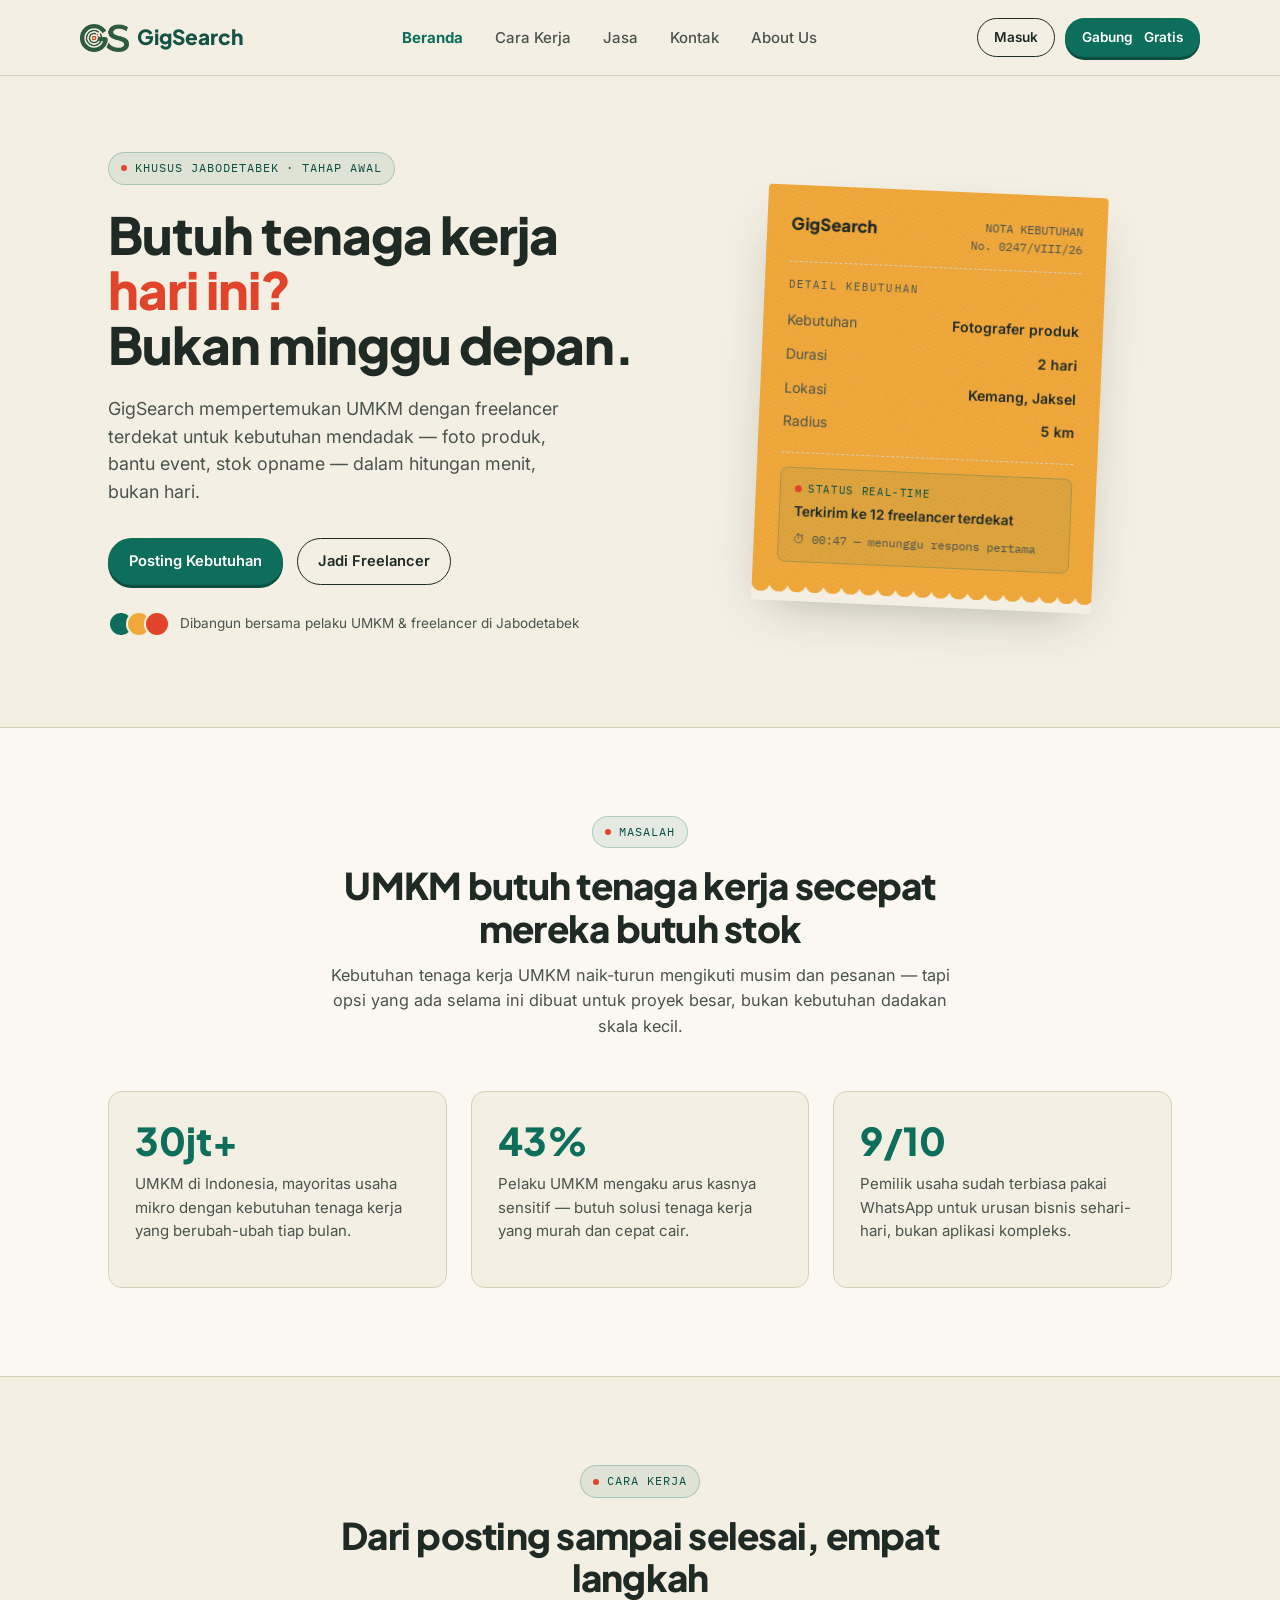
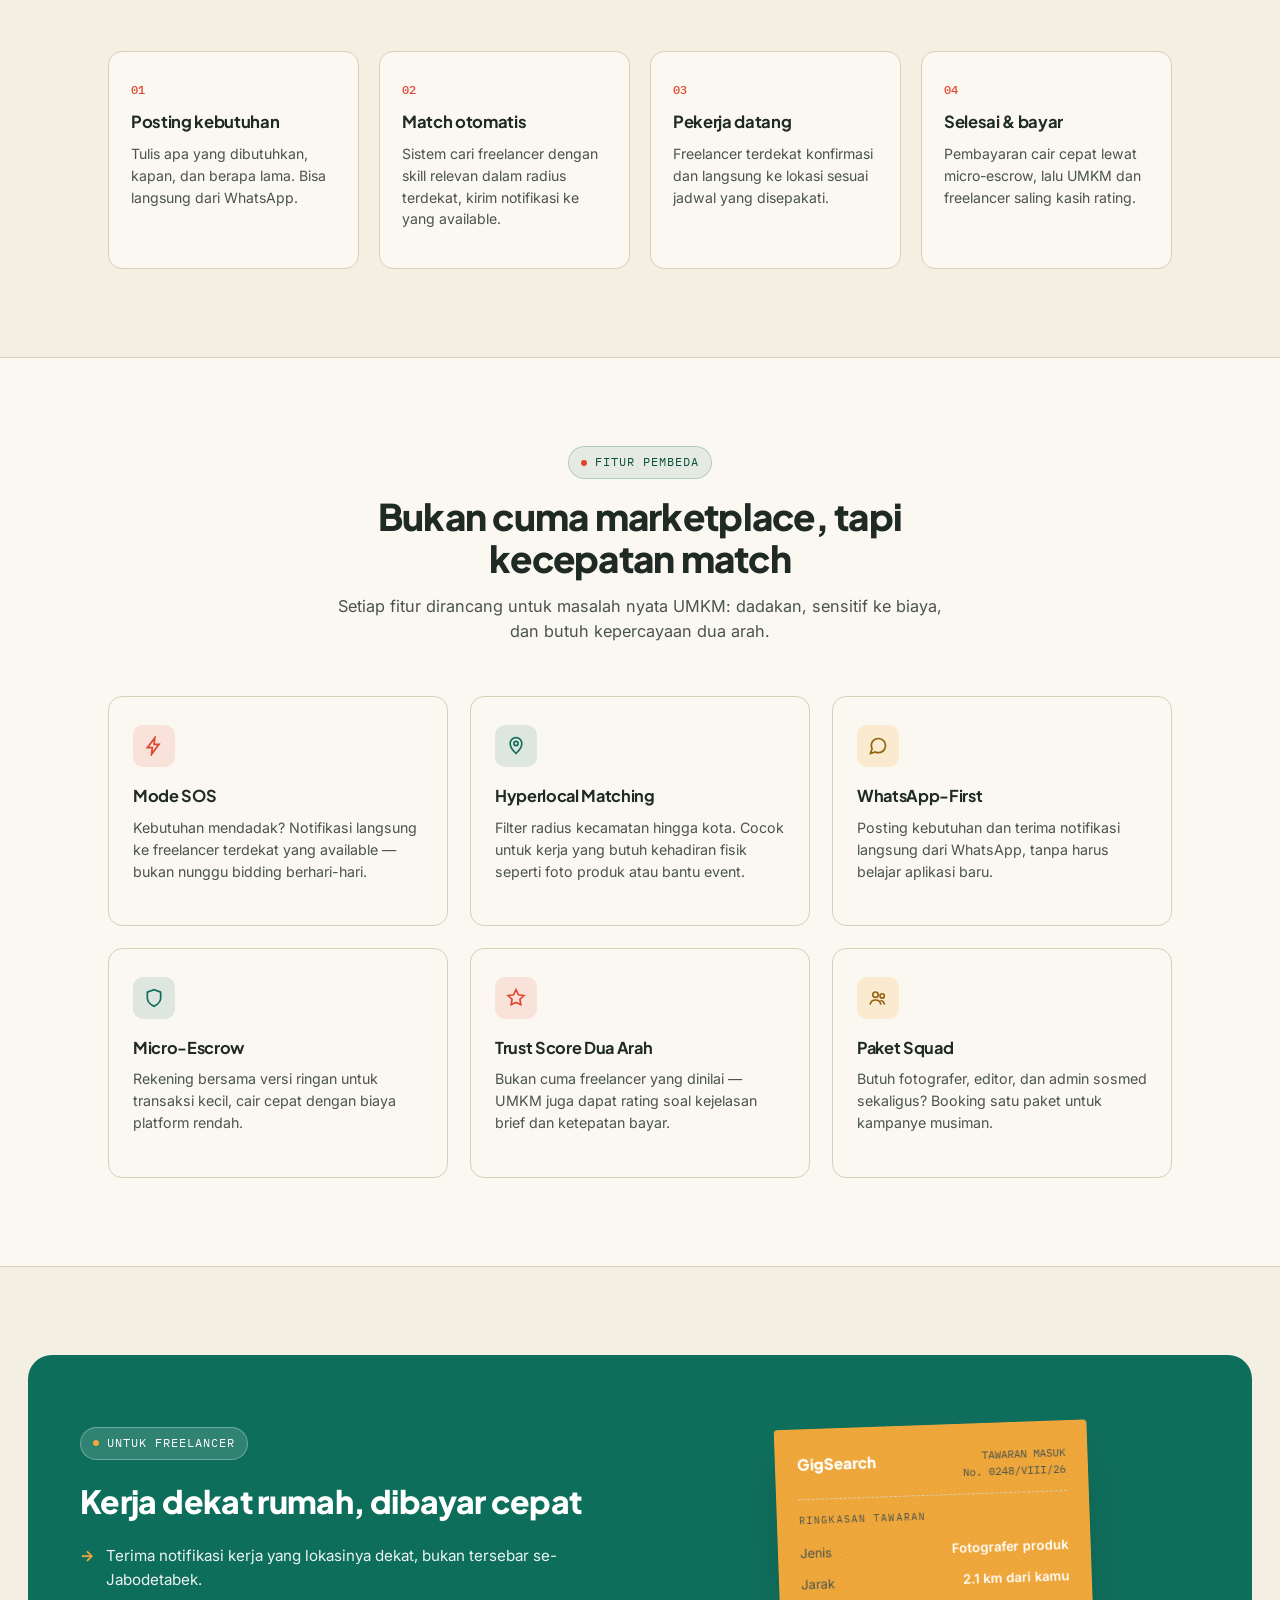
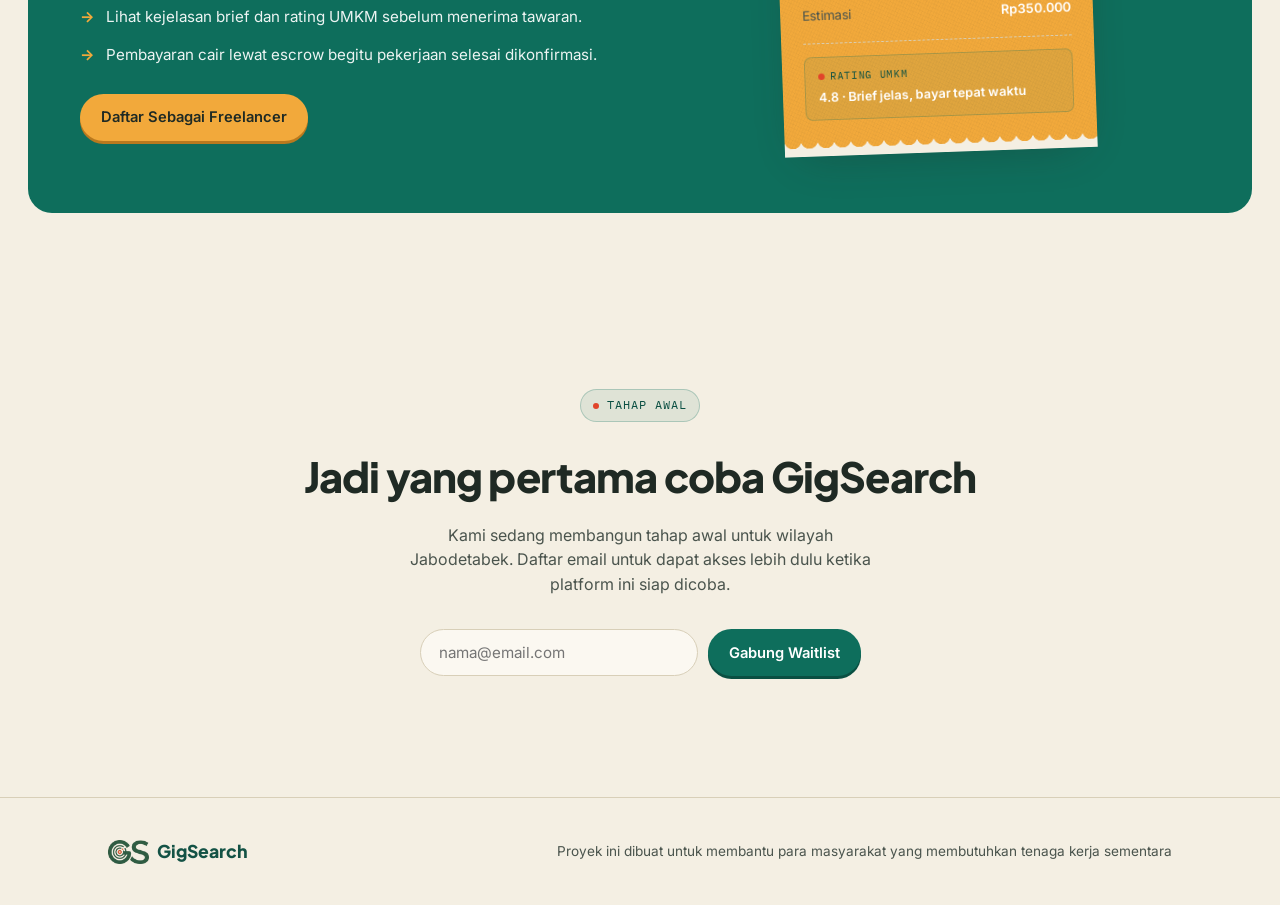
<file: index.html>
<!DOCTYPE html>
<html lang="id">
<head>
<meta charset="UTF-8">
<meta name="viewport" content="width=device-width, initial-scale=1.0">
<title>GigSearch — Tenaga kerja UMKM, secepat kebutuhannya</title>
<link rel="preconnect" href="https://fonts.googleapis.com">
<link rel="preconnect" href="https://fonts.gstatic.com" crossorigin>
<link href="https://fonts.googleapis.com/css2?family=Plus+Jakarta+Sans:wght@500;600;700;800&family=Inter:wght@400;500;600&family=IBM+Plex+Mono:wght@400;500&display=swap" rel="stylesheet">
<link rel="stylesheet" href="index.css">
</head>
<body>

<header id="site-header"></header>

<main>
  <!-- HERO -->
  <section class="hero">
    <div class="wrap hero-grid">
      <div>
        <span class="eyebrow">Khusus Jabodetabek · Tahap Awal</span>
        <h1>Butuh tenaga kerja <span class="accent">hari ini?</span><br>Bukan minggu depan.</h1>
        <p class="lead">GigSearch mempertemukan UMKM dengan freelancer terdekat untuk kebutuhan mendadak — foto produk, bantu event, stok opname — dalam hitungan menit, bukan hari.</p>
        <div class="hero-actions">
          <a href="register.html?role=umkm" class="btn btn-primary">Posting Kebutuhan</a>
          <a href="#freelancer" class="btn btn-ghost">Jadi Freelancer</a>
        </div>
        <div class="hero-note">
          <span class="avatars"><span></span><span></span><span></span></span>
          Dibangun bersama pelaku UMKM &amp; freelancer di Jabodetabek
        </div>
      </div>

      <div class="ticket-stage">
        <div class="ticket">
          <div class="ticket-behind" aria-hidden="true"></div>
          <div class="ticket-head">
            <div class="brand">GigSearch</div>
            <div class="no">NOTA KEBUTUHAN<br>No. 0247/VIII/26</div>
          </div>
          <div class="ticket-title">Detail Kebutuhan</div>
          <div class="ticket-row"><span class="k">Kebutuhan</span><span class="v">Fotografer produk</span></div>
          <div class="ticket-row"><span class="k">Durasi</span><span class="v">2 hari</span></div>
          <div class="ticket-row"><span class="k">Lokasi</span><span class="v">Kemang, Jaksel</span></div>
          <div class="ticket-row"><span class="k">Radius</span><span class="v">5 km</span></div>
          <hr class="ticket-divider">
          <div class="ticket-status">
            <div class="label"><span class="pulse"></span>Status Real-time</div>
            <div class="msg">Terkirim ke 12 freelancer terdekat</div>
            <div class="ticket-timer mono">⏱ 00:47 — menunggu respons pertama</div>
          </div>
        </div>
      </div>
    </div>
  </section>

  <!-- PROBLEM -->
  <section class="problem" id="umkm">
    <div class="wrap">
      <div class="section-head">
        <span class="eyebrow">Masalah</span>
        <h2>UMKM butuh tenaga kerja secepat mereka butuh stok</h2>
        <p>Kebutuhan tenaga kerja UMKM naik-turun mengikuti musim dan pesanan — tapi opsi yang ada selama ini dibuat untuk proyek besar, bukan kebutuhan dadakan skala kecil.</p>
      </div>
      <div class="stat-grid">
        <div class="stat-card">
          <div class="num">30jt+</div>
          <p>UMKM di Indonesia, mayoritas usaha mikro dengan kebutuhan tenaga kerja yang berubah-ubah tiap bulan.</p>
        </div>
        <div class="stat-card">
          <div class="num">43%</div>
          <p>Pelaku UMKM mengaku arus kasnya sensitif — butuh solusi tenaga kerja yang murah dan cepat cair.</p>
        </div>
        <div class="stat-card">
          <div class="num">9/10</div>
          <p>Pemilik usaha sudah terbiasa pakai WhatsApp untuk urusan bisnis sehari-hari, bukan aplikasi kompleks.</p>
        </div>
      </div>
    </div>
  </section>

  <!-- HOW IT WORKS -->
  <section id="cara-kerja">
    <div class="wrap">
      <div class="section-head">
        <span class="eyebrow">Cara Kerja</span>
        <h2>Dari posting sampai selesai, empat langkah</h2>
      </div>
      <div class="steps">
        <div class="step">
          <div class="step-no mono">01</div>
          <h3>Posting kebutuhan</h3>
          <p>Tulis apa yang dibutuhkan, kapan, dan berapa lama. Bisa langsung dari WhatsApp.</p>
        </div>
        <div class="step">
          <div class="step-no mono">02</div>
          <h3>Match otomatis</h3>
          <p>Sistem cari freelancer dengan skill relevan dalam radius terdekat, kirim notifikasi ke yang available.</p>
        </div>
        <div class="step">
          <div class="step-no mono">03</div>
          <h3>Pekerja datang</h3>
          <p>Freelancer terdekat konfirmasi dan langsung ke lokasi sesuai jadwal yang disepakati.</p>
        </div>
        <div class="step">
          <div class="step-no mono">04</div>
          <h3>Selesai &amp; bayar</h3>
          <p>Pembayaran cair cepat lewat micro-escrow, lalu UMKM dan freelancer saling kasih rating.</p>
        </div>
      </div>
    </div>
  </section>

  <!-- FEATURES -->
  <section class="problem" id="fitur">
    <div class="wrap">
      <div class="section-head">
        <span class="eyebrow">Fitur Pembeda</span>
        <h2>Bukan cuma marketplace, tapi kecepatan match</h2>
        <p>Setiap fitur dirancang untuk masalah nyata UMKM: dadakan, sensitif ke biaya, dan butuh kepercayaan dua arah.</p>
      </div>
      <div class="feature-grid">
        <div class="feature-card">
          <div class="feature-icon ic-chili"><svg viewBox="0 0 24 24" fill="none" stroke="currentColor" stroke-width="2"><path d="M13 2 4 14h6l-1 8 9-12h-6l1-8z"/></svg></div>
          <h3>Mode SOS</h3>
          <p>Kebutuhan mendadak? Notifikasi langsung ke freelancer terdekat yang available — bukan nunggu bidding berhari-hari.</p>
        </div>
        <div class="feature-card">
          <div class="feature-icon ic-teal"><svg viewBox="0 0 24 24" fill="none" stroke="currentColor" stroke-width="2"><path d="M12 21s7-6.5 7-12a7 7 0 1 0-14 0c0 5.5 7 12 7 12z"/><circle cx="12" cy="9" r="2.5"/></svg></div>
          <h3>Hyperlocal Matching</h3>
          <p>Filter radius kecamatan hingga kota. Cocok untuk kerja yang butuh kehadiran fisik seperti foto produk atau bantu event.</p>
        </div>
        <div class="feature-card">
          <div class="feature-icon ic-kunyit"><svg viewBox="0 0 24 24" fill="none" stroke="currentColor" stroke-width="2"><path d="M21 11.5a8.4 8.4 0 0 1-.9 3.8 8.5 8.5 0 0 1-7.6 4.7 8.4 8.4 0 0 1-3.8-.9L3 21l1.9-5.7a8.4 8.4 0 0 1-.9-3.8 8.5 8.5 0 0 1 4.7-7.6 8.4 8.4 0 0 1 3.8-.9h.5a8.48 8.48 0 0 1 8 8v.5z"/></svg></div>
          <h3>WhatsApp-First</h3>
          <p>Posting kebutuhan dan terima notifikasi langsung dari WhatsApp, tanpa harus belajar aplikasi baru.</p>
        </div>
        <div class="feature-card">
          <div class="feature-icon ic-teal"><svg viewBox="0 0 24 24" fill="none" stroke="currentColor" stroke-width="2"><path d="M12 22s8-4 8-10V5l-8-3-8 3v7c0 6 8 10 8 10z"/></svg></div>
          <h3>Micro-Escrow</h3>
          <p>Rekening bersama versi ringan untuk transaksi kecil, cair cepat dengan biaya platform rendah.</p>
        </div>
        <div class="feature-card">
          <div class="feature-icon ic-chili"><svg viewBox="0 0 24 24" fill="none" stroke="currentColor" stroke-width="2"><path d="M12 17.3 6.2 20l1.1-6.5L2.5 9l6.6-.9L12 2l2.9 6.1 6.6.9-4.8 4.5 1.1 6.5z"/></svg></div>
          <h3>Trust Score Dua Arah</h3>
          <p>Bukan cuma freelancer yang dinilai — UMKM juga dapat rating soal kejelasan brief dan ketepatan bayar.</p>
        </div>
        <div class="feature-card">
          <div class="feature-icon ic-kunyit"><svg viewBox="0 0 24 24" fill="none" stroke="currentColor" stroke-width="2"><circle cx="9" cy="8" r="3.2"/><circle cx="17" cy="9.5" r="2.6"/><path d="M2.5 20c.6-3.6 3.2-5.6 6.5-5.6s5.9 2 6.5 5.6"/><path d="M14.8 15c2.6.2 4.4 1.9 4.9 5"/></svg></div>
          <h3>Paket Squad</h3>
          <p>Butuh fotografer, editor, dan admin sosmed sekaligus? Booking satu paket untuk kampanye musiman.</p>
        </div>
      </div>
    </div>
  </section>

  <!-- FREELANCER -->
  <section id="freelancer">
    <div class="freelancer">
      <div class="freelancer-inner">
        <div>
          <span class="eyebrow">Untuk Freelancer</span>
          <h2>Kerja dekat rumah, dibayar cepat</h2>
          <ul class="freelancer-list">
            <li>Terima notifikasi kerja yang lokasinya dekat, bukan tersebar se-Jabodetabek.</li>
            <li>Lihat kejelasan brief dan rating UMKM sebelum menerima tawaran.</li>
            <li>Pembayaran cair lewat escrow begitu pekerjaan selesai dikonfirmasi.</li>
          </ul>
          <a href="register.html?role=freelancer" class="btn btn-primary">Daftar Sebagai Freelancer</a>
        </div>
        <div class="ticket-stage" style="transform: scale(0.92);">
          <div class="ticket" style="transform: rotate(-2deg);">
            <div class="ticket-behind" aria-hidden="true" style="background:#fff2; transform: rotate(3deg);"></div>
            <div class="ticket-head">
              <div class="brand">GigSearch</div>
              <div class="no">TAWARAN MASUK<br>No. 0248/VIII/26</div>
            </div>
            <div class="ticket-title">Ringkasan Tawaran</div>
            <div class="ticket-row"><span class="k">Jenis</span><span class="v">Fotografer produk</span></div>
            <div class="ticket-row"><span class="k">Jarak</span><span class="v">2.1 km dari kamu</span></div>
            <div class="ticket-row"><span class="k">Estimasi</span><span class="v">Rp350.000</span></div>
            <hr class="ticket-divider">
            <div class="ticket-status">
              <div class="label"><span class="pulse"></span>Rating UMKM</div>
              <div class="msg">4.8 · Brief jelas, bayar tepat waktu</div>
            </div>
          </div>
        </div>
      </div>
    </div>
  </section>

  <!-- CTA / WAITLIST -->
  <section class="cta" id="cta">
    <div class="wrap">
      <span class="eyebrow">Tahap Awal</span>
      <h2>Jadi yang pertama coba GigSearch</h2>
      <p>Kami sedang membangun tahap awal untuk wilayah Jabodetabek. Daftar email untuk dapat akses lebih dulu ketika platform ini siap dicoba.</p>
      <form class="waitlist-form" id="waitlistForm">
        <label for="email" style="position:absolute; left:-9999px;">Alamat email</label>
        <input type="email" id="email" placeholder="nama@email.com" required>
        <button type="submit" class="btn btn-primary">Gabung Waitlist</button>
      </form>
      <div class="waitlist-msg" id="waitlistMsg" role="status"></div>
    </div>
  </section>
</main>

<footer id="site-footer"></footer>

<script src="components.js"></script>
<script src="script.js"></script>

</body>
</html>
</file>
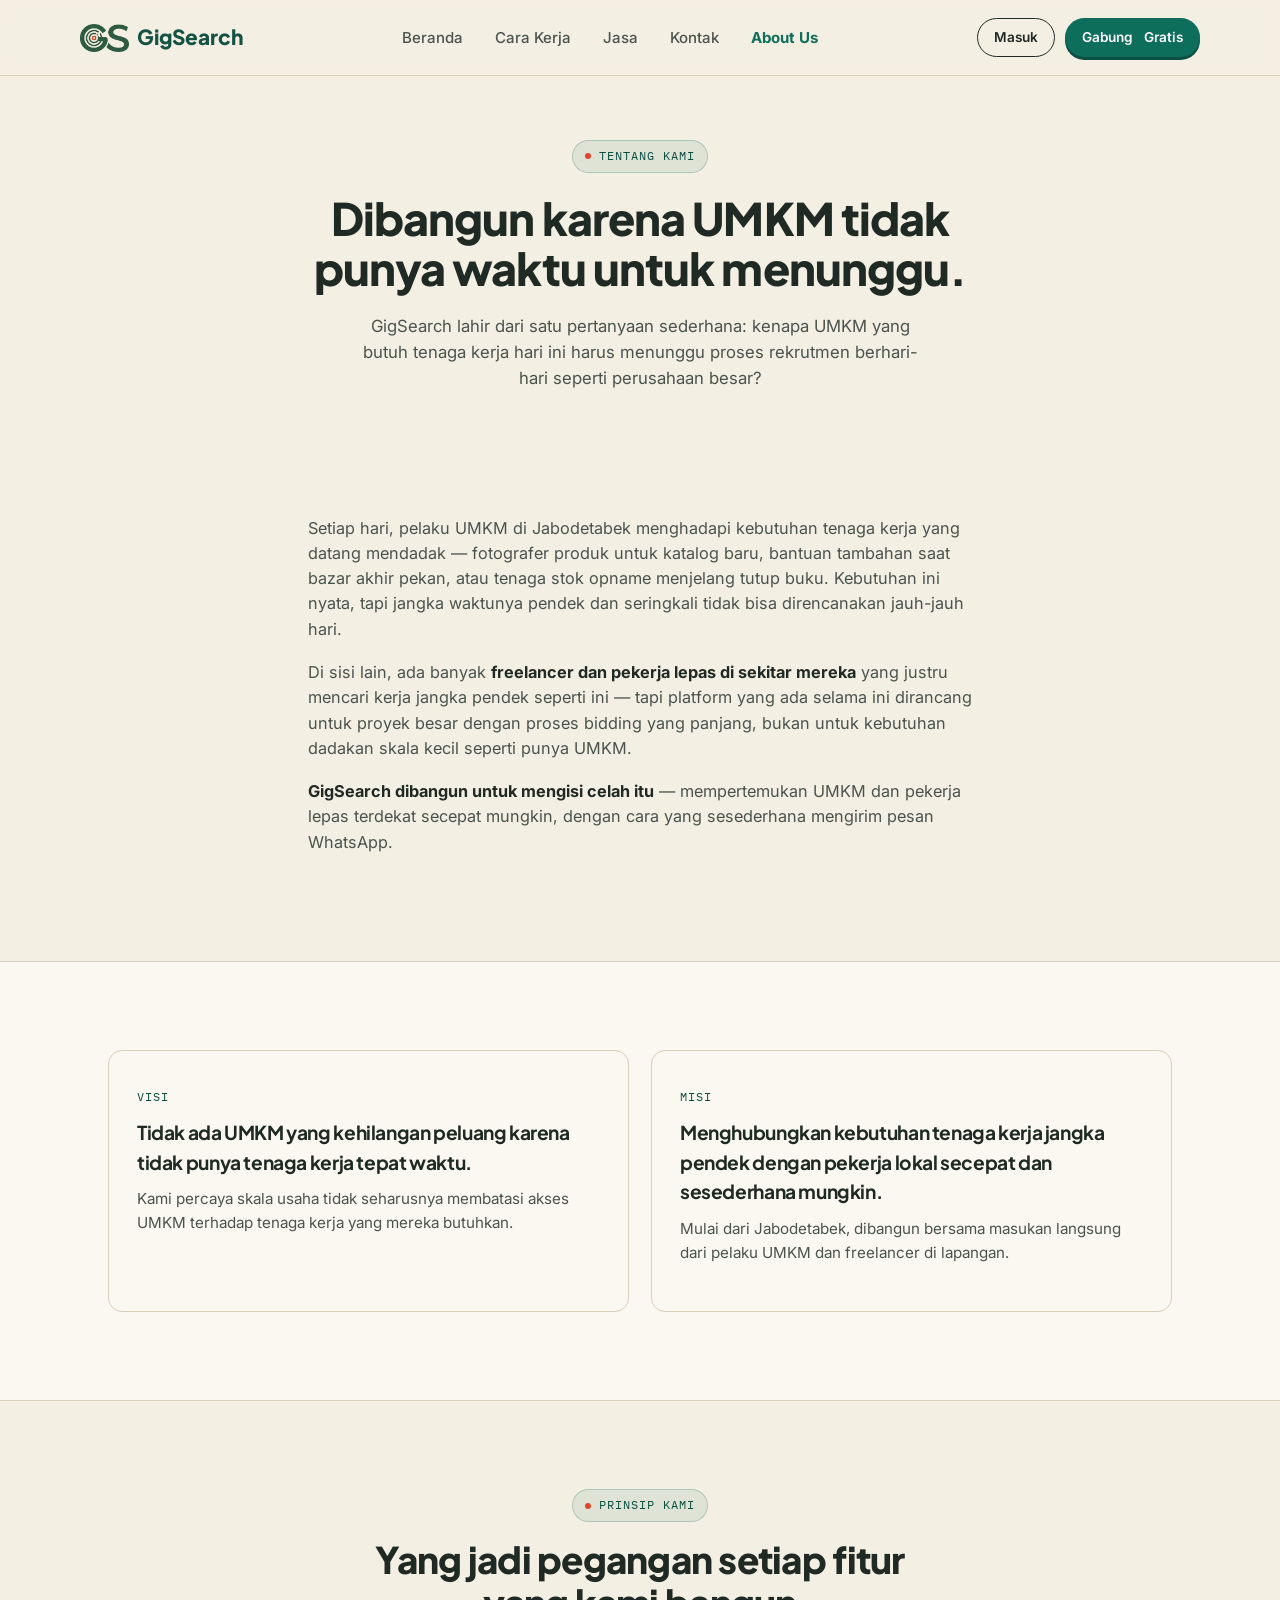
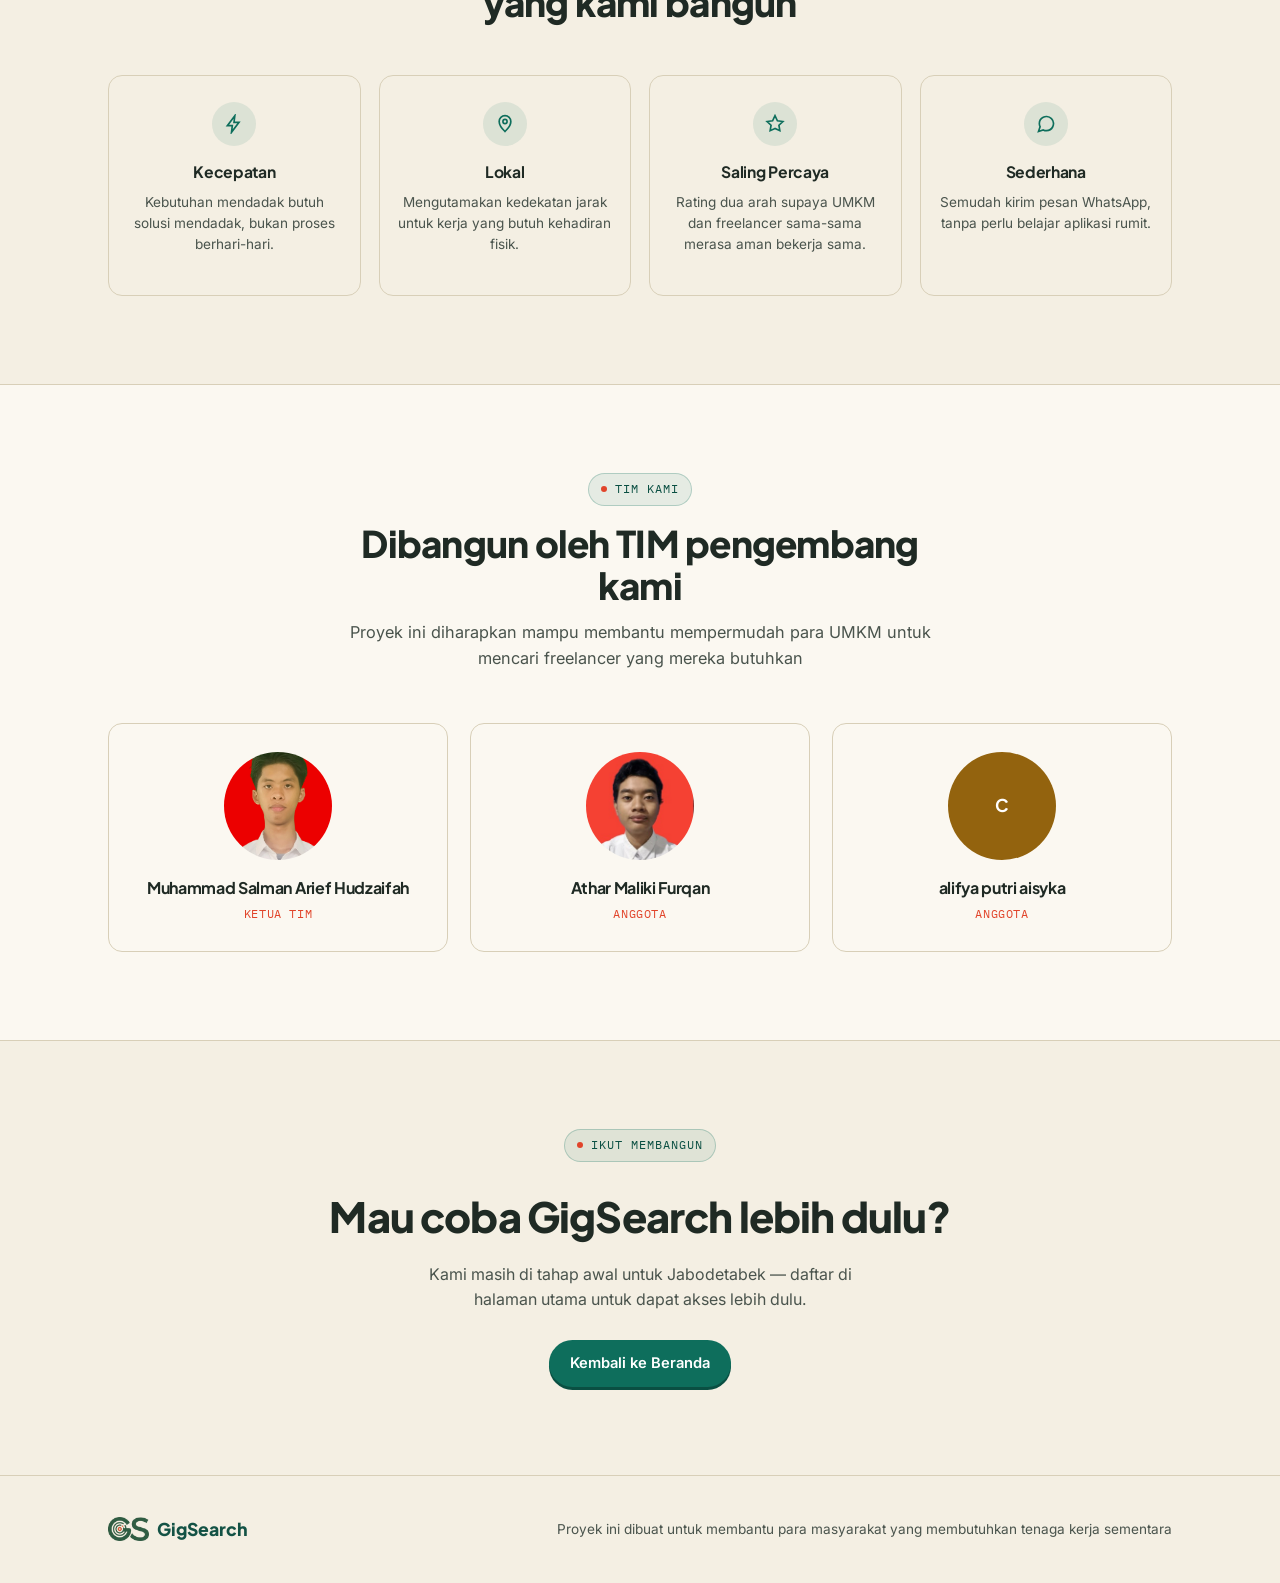
<file: about.html>
<!DOCTYPE html>
<html lang="id">
<head>
<meta charset="UTF-8">
<meta name="viewport" content="width=device-width, initial-scale=1.0">
<title>Tentang Kami — GigSearch</title>
<link rel="preconnect" href="https://fonts.googleapis.com">
<link rel="preconnect" href="https://fonts.gstatic.com" crossorigin>
<link href="https://fonts.googleapis.com/css2?family=Plus+Jakarta+Sans:wght@500;600;700;800&family=Inter:wght@400;500;600&family=IBM+Plex+Mono:wght@400;500&display=swap" rel="stylesheet">
<link rel="stylesheet" href="index.css">
</head>
<body>

<header id="site-header"></header>

<main>
  <!-- PAGE HERO -->
  <section class="page-hero">
    <div class="wrap">
      <span class="eyebrow">Tentang Kami</span>
      <h1>Dibangun karena UMKM tidak punya waktu untuk menunggu.</h1>
      <p class="lead">GigSearch lahir dari satu pertanyaan sederhana: kenapa UMKM yang butuh tenaga kerja hari ini harus menunggu proses rekrutmen berhari-hari seperti perusahaan besar?</p>
    </div>
  </section>

  <!-- STORY -->
  <section>
    <div class="wrap story">
      <p>Setiap hari, pelaku UMKM di Jabodetabek menghadapi kebutuhan tenaga kerja yang datang mendadak — fotografer produk untuk katalog baru, bantuan tambahan saat bazar akhir pekan, atau tenaga stok opname menjelang tutup buku. Kebutuhan ini nyata, tapi jangka waktunya pendek dan seringkali tidak bisa direncanakan jauh-jauh hari.</p>
      <p>Di sisi lain, ada banyak <strong>freelancer dan pekerja lepas di sekitar mereka</strong> yang justru mencari kerja jangka pendek seperti ini — tapi platform yang ada selama ini dirancang untuk proyek besar dengan proses bidding yang panjang, bukan untuk kebutuhan dadakan skala kecil seperti punya UMKM.</p>
      <p><strong>GigSearch dibangun untuk mengisi celah itu</strong> — mempertemukan UMKM dan pekerja lepas terdekat secepat mungkin, dengan cara yang sesederhana mengirim pesan WhatsApp.</p>
    </div>
  </section>

  <!-- MISI VISI -->
  <section class="problem">
    <div class="wrap">
      <div class="mv-grid">
        <div class="mv-card">
          <span class="tag">Visi</span>
          <h3>Tidak ada UMKM yang kehilangan peluang karena tidak punya tenaga kerja tepat waktu.</h3>
          <p>Kami percaya skala usaha tidak seharusnya membatasi akses UMKM terhadap tenaga kerja yang mereka butuhkan.</p>
        </div>
        <div class="mv-card">
          <span class="tag">Misi</span>
          <h3>Menghubungkan kebutuhan tenaga kerja jangka pendek dengan pekerja lokal secepat dan sesederhana mungkin.</h3>
          <p>Mulai dari Jabodetabek, dibangun bersama masukan langsung dari pelaku UMKM dan freelancer di lapangan.</p>
        </div>
      </div>
    </div>
  </section>

  <!-- VALUES -->
  <section>
    <div class="wrap">
      <div class="section-head">
        <span class="eyebrow">Prinsip Kami</span>
        <h2>Yang jadi pegangan setiap fitur yang kami bangun</h2>
      </div>
      <div class="value-grid">
        <div class="value-card">
          <div class="value-icon"><svg viewBox="0 0 24 24" fill="none" stroke="currentColor" stroke-width="2"><path d="M13 2 4 14h6l-1 8 9-12h-6l1-8z"/></svg></div>
          <h3>Kecepatan</h3>
          <p>Kebutuhan mendadak butuh solusi mendadak, bukan proses berhari-hari.</p>
        </div>
        <div class="value-card">
          <div class="value-icon"><svg viewBox="0 0 24 24" fill="none" stroke="currentColor" stroke-width="2"><path d="M12 21s7-6.5 7-12a7 7 0 1 0-14 0c0 5.5 7 12 7 12z"/><circle cx="12" cy="9" r="2.5"/></svg></div>
          <h3>Lokal</h3>
          <p>Mengutamakan kedekatan jarak untuk kerja yang butuh kehadiran fisik.</p>
        </div>
        <div class="value-card">
          <div class="value-icon"><svg viewBox="0 0 24 24" fill="none" stroke="currentColor" stroke-width="2"><path d="M12 17.3 6.2 20l1.1-6.5L2.5 9l6.6-.9L12 2l2.9 6.1 6.6.9-4.8 4.5 1.1 6.5z"/></svg></div>
          <h3>Saling Percaya</h3>
          <p>Rating dua arah supaya UMKM dan freelancer sama-sama merasa aman bekerja sama.</p>
        </div>
        <div class="value-card">
          <div class="value-icon"><svg viewBox="0 0 24 24" fill="none" stroke="currentColor" stroke-width="2"><path d="M21 11.5a8.4 8.4 0 0 1-.9 3.8 8.5 8.5 0 0 1-7.6 4.7 8.4 8.4 0 0 1-3.8-.9L3 21l1.9-5.7a8.4 8.4 0 0 1-.9-3.8 8.5 8.5 0 0 1 4.7-7.6 8.4 8.4 0 0 1 3.8-.9h.5a8.48 8.48 0 0 1 8 8v.5z"/></svg></div>
          <h3>Sederhana</h3>
          <p>Semudah kirim pesan WhatsApp, tanpa perlu belajar aplikasi rumit.</p>
        </div>
      </div>
    </div>
  </section>

  <!-- TEAM -->
  <section class="problem">
    <div class="wrap">
      <div class="section-head">
        <span class="eyebrow">Tim Kami</span>
        <h2>Dibangun oleh TIM pengembang kami</h2>
        <p>Proyek ini diharapkan mampu membantu mempermudah para UMKM untuk mencari freelancer yang mereka butuhkan</p>
      </div>
      <div class="team-grid">
        <div class="team-card">
          <img src="Foto/WhatsApp Image 2026-08-14 at 17.34.37.jpeg" alt="Muhammad Salman" class="team-avatar" style="background: var(--teal);">
          <h3>Muhammad Salman Arief Hudzaifah</h3>
          <div class="role">Ketua Tim</div>
        </div>
        <div class="team-card">
          <img src="Foto/Screenshot (49).jpeg" alt="Athar Maliki Furqan" class="team-avatar" style="background: var(--teal);">
          <h3>Athar Maliki Furqan</h3>
          <div class="role">Anggota</div>
        </div>
        <div class="team-card">
          <div class="team-avatar" style="background: #93630E;">C</div>
          <h3>alifya putri aisyka</h3>
          <div class="role">Anggota</div>
        </div>
      </div>
    </div>
  </section>

  <!-- CTA -->
  <section class="cta">
    <div class="wrap">
      <span class="eyebrow">Ikut Membangun</span>
      <h2>Mau coba GigSearch lebih dulu?</h2>
      <p>Kami masih di tahap awal untuk Jabodetabek — daftar di halaman utama untuk dapat akses lebih dulu.</p>
      <div style="margin-top: 28px;">
        <a href="index.html#cta" class="btn btn-primary">Kembali ke Beranda</a>
      </div>
    </div>
  </section>
</main>

<footer id="site-footer"></footer>

<script src="components.js"></script>
<script src="script.js"></script>

</body>
</html>
</file>
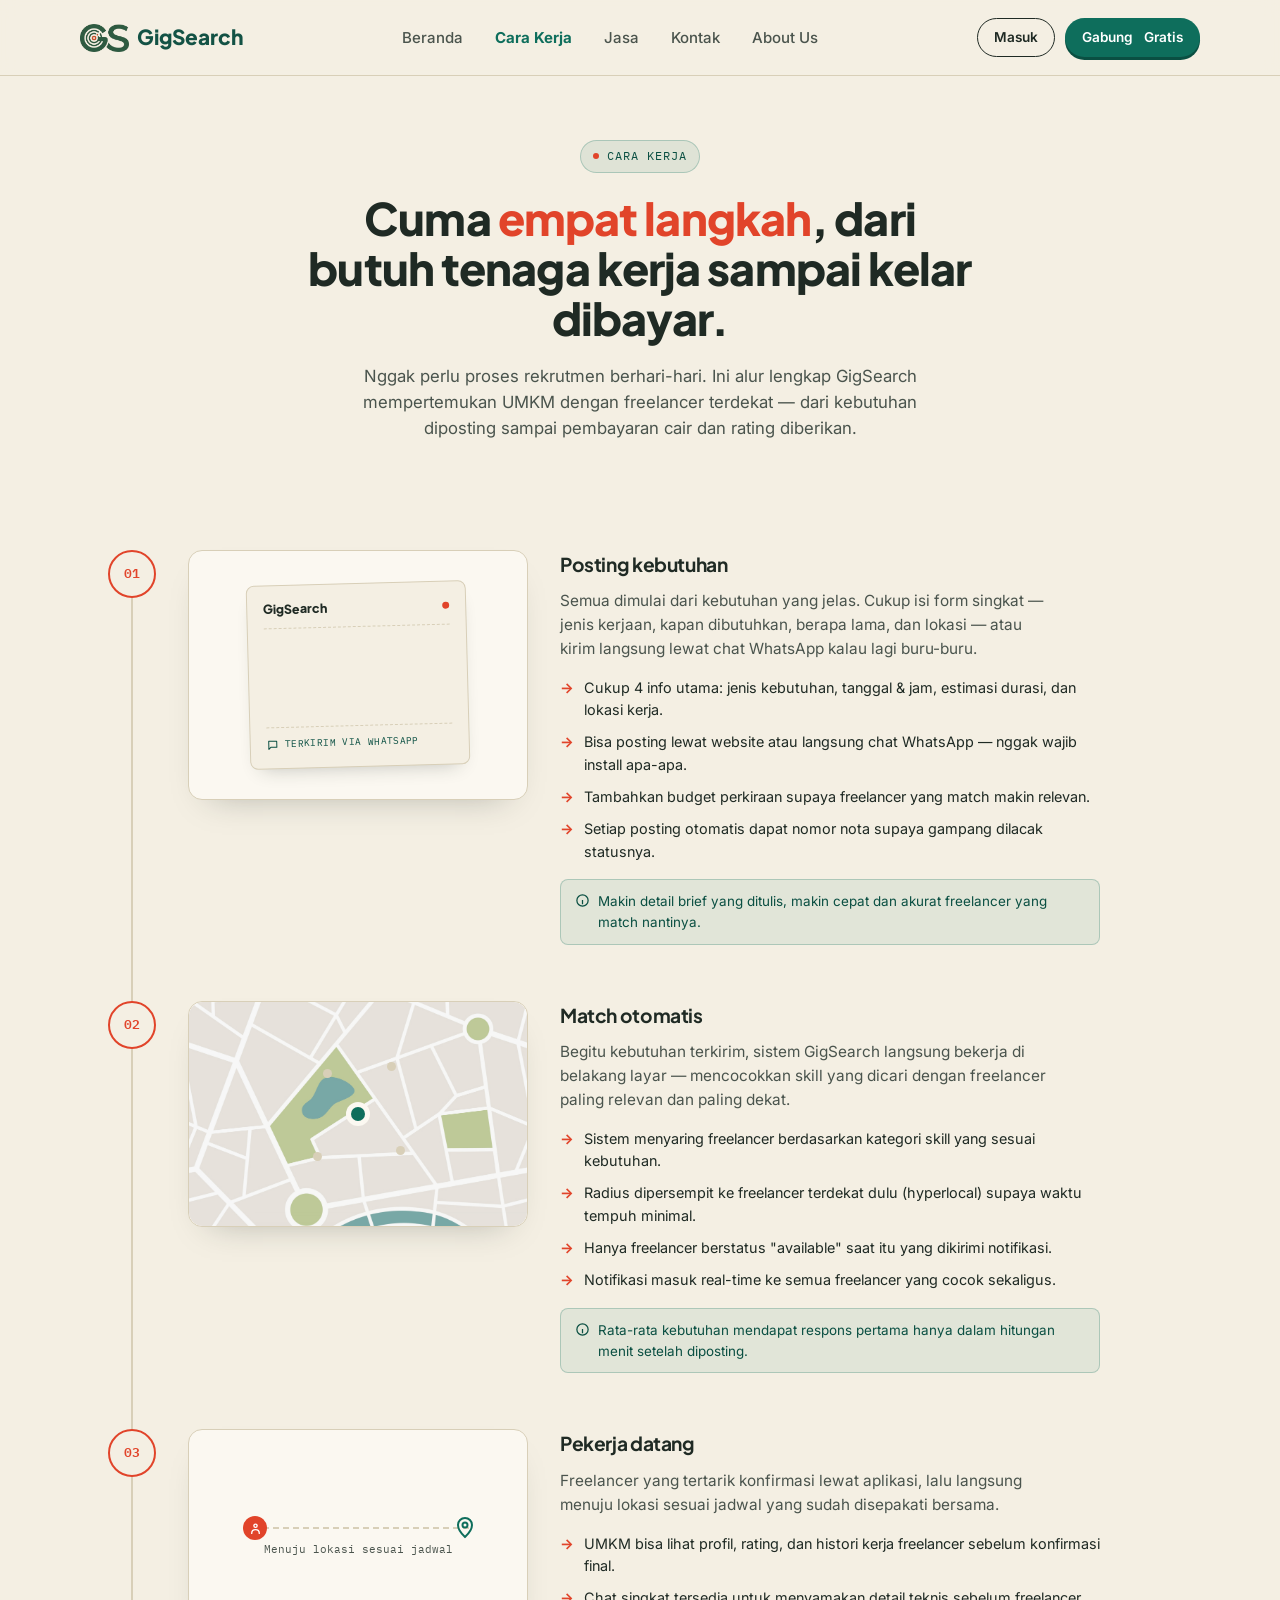
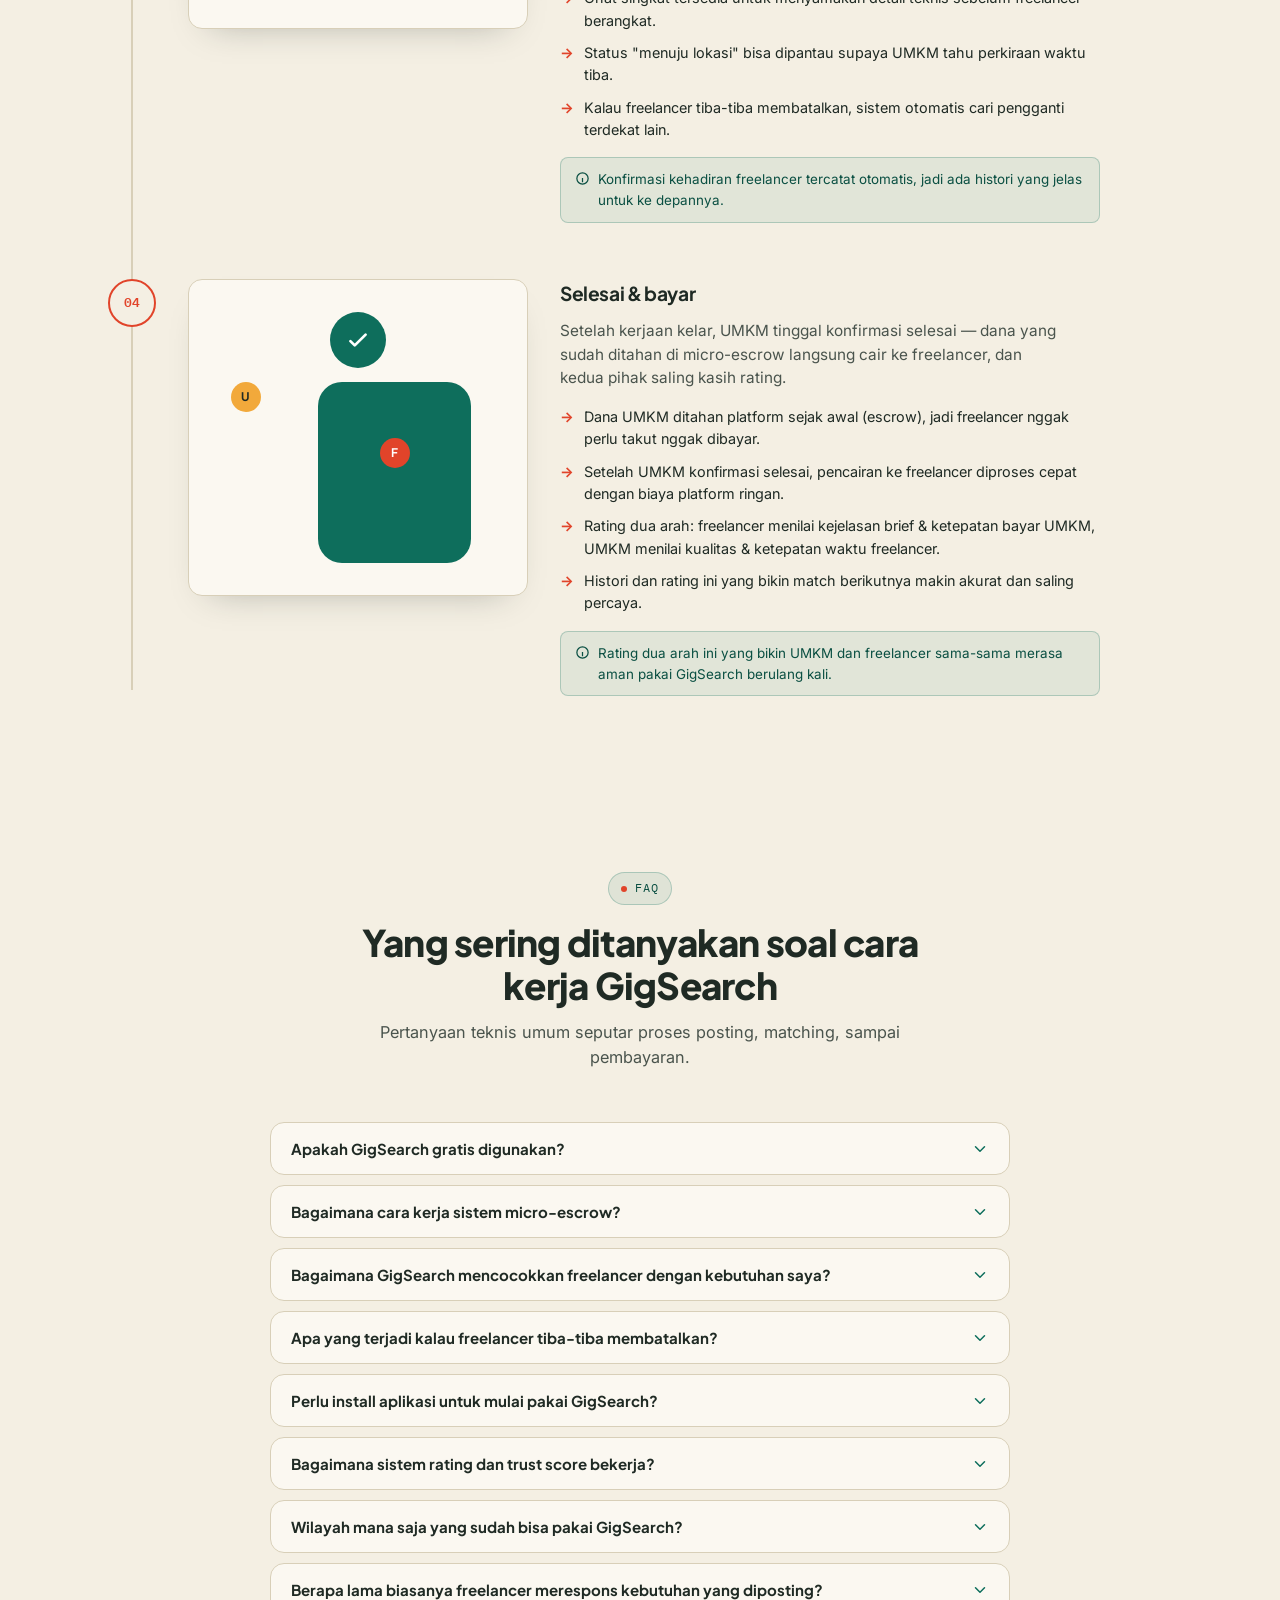
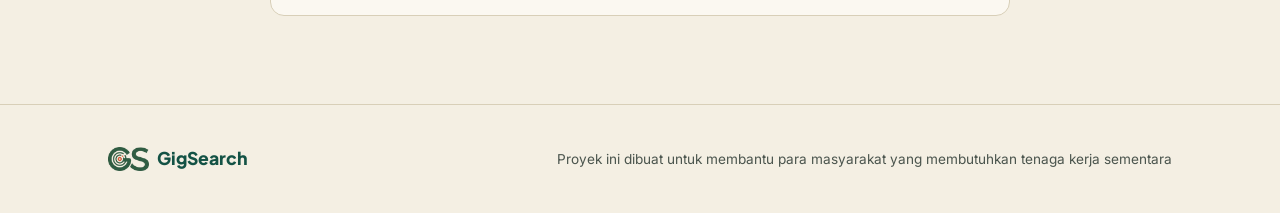
<file: cara-kerja.html>
<!DOCTYPE html>
<html lang="id">
<head>
<meta charset="UTF-8">
<meta name="viewport" content="width=device-width, initial-scale=1.0">
<title>Cara Kerja — GigSearch</title>
<link rel="preconnect" href="https://fonts.googleapis.com">
<link rel="preconnect" href="https://fonts.gstatic.com" crossorigin>
<link href="https://fonts.googleapis.com/css2?family=Plus+Jakarta+Sans:wght@500;600;700;800&family=Inter:wght@400;500;600&family=IBM+Plex+Mono:wght@400;500&display=swap" rel="stylesheet">
<link rel="stylesheet" href="index.css">
</head>
<body>

<header id="site-header"></header>

<main>
  <!-- PAGE HERO -->
  <section class="page-hero">
    <div class="wrap">
      <span class="eyebrow">Cara Kerja</span>
      <h1>Cuma <span class="accent">empat langkah</span>, dari butuh tenaga kerja sampai kelar dibayar.</h1>
      <p class="lead">Nggak perlu proses rekrutmen berhari-hari. Ini alur lengkap GigSearch mempertemukan UMKM dengan freelancer terdekat — dari kebutuhan diposting sampai pembayaran cair dan rating diberikan.</p>
    </div>
  </section>

  <!-- PROCESS -->
  <section>
    <div class="wrap">
      <div class="process-track">

        <!-- STEP 01 -->
        <div class="process-block reveal">
          <div class="process-marker"><span class="process-no mono">01</span></div>
          <div class="process-visual">
            <div class="mini-ticket" aria-hidden="true">
              <div class="mt-head">
                <span class="mt-brand">GigSearch</span>
                <span class="mt-blink"></span>
              </div>
              <div class="mt-row r1"><span>Kebutuhan</span><b>Fotografer produk</b></div>
              <div class="mt-row r2"><span>Durasi</span><b>2 hari</b></div>
              <div class="mt-row r3"><span>Lokasi</span><b>Kemang, Jaksel</b></div>
              <div class="mt-wa">
                <svg viewBox="0 0 24 24" fill="none" stroke="currentColor" stroke-width="2" stroke-linecap="round" stroke-linejoin="round"><path d="M4 4h16v12H8l-4 4V4z"/></svg>
                Terkirim via WhatsApp
              </div>
            </div>
          </div>
          <div class="process-content">
            <h3>Posting kebutuhan</h3>
            <p class="process-lead">Semua dimulai dari kebutuhan yang jelas. Cukup isi form singkat — jenis kerjaan, kapan dibutuhkan, berapa lama, dan lokasi — atau kirim langsung lewat chat WhatsApp kalau lagi buru-buru.</p>
            <ul class="process-detail-list">
              <li>Cukup 4 info utama: jenis kebutuhan, tanggal &amp; jam, estimasi durasi, dan lokasi kerja.</li>
              <li>Bisa posting lewat website atau langsung chat WhatsApp — nggak wajib install apa-apa.</li>
              <li>Tambahkan budget perkiraan supaya freelancer yang match makin relevan.</li>
              <li>Setiap posting otomatis dapat nomor nota supaya gampang dilacak statusnya.</li>
            </ul>
            <div class="process-tip">
              <svg viewBox="0 0 24 24" fill="none" stroke="currentColor" stroke-width="2"><circle cx="12" cy="12" r="9"/><path d="M12 8h.01M11 12h1v5h1"/></svg>
              <span>Makin detail brief yang ditulis, makin cepat dan akurat freelancer yang match nantinya.</span>
            </div>
          </div>
        </div>

        <!-- STEP 02 -->
        <div class="process-block reveal">
          <div class="process-marker"><span class="process-no mono">02</span></div>
          <div class="process-visual">
            <div class="radar" aria-hidden="true">
              <div class="radar-ring ring1"></div>
              <div class="radar-ring ring2"></div>
              <div class="radar-ring ring3"></div>
              <div class="radar-center"></div>
              <div class="radar-dot d1"></div>
              <div class="radar-dot d2"></div>
              <div class="radar-dot d3"></div>
              <div class="radar-dot d4"></div>
            </div>
            <div class="map-bg" aria-hidden="true">
                <img
                  class="map-img"
                  src="Foto/map-style-kemang.jpg"
                  alt="Peta bergaya — Kemang, Jakarta"
                />
              </div>
          </div>
          <div class="process-content">
            <h3>Match otomatis</h3>
            <p class="process-lead">Begitu kebutuhan terkirim, sistem GigSearch langsung bekerja di belakang layar — mencocokkan skill yang dicari dengan freelancer paling relevan dan paling dekat.</p>
            <ul class="process-detail-list">
              <li>Sistem menyaring freelancer berdasarkan kategori skill yang sesuai kebutuhan.</li>
              <li>Radius dipersempit ke freelancer terdekat dulu (hyperlocal) supaya waktu tempuh minimal.</li>
              <li>Hanya freelancer berstatus "available" saat itu yang dikirimi notifikasi.</li>
              <li>Notifikasi masuk real-time ke semua freelancer yang cocok sekaligus.</li>
            </ul>
            <div class="process-tip">
              <svg viewBox="0 0 24 24" fill="none" stroke="currentColor" stroke-width="2"><circle cx="12" cy="12" r="9"/><path d="M12 8h.01M11 12h1v5h1"/></svg>
              <span>Rata-rata kebutuhan mendapat respons pertama hanya dalam hitungan menit setelah diposting.</span>
            </div>
          </div>
        </div>

        <!-- STEP 03 -->
        <div class="process-block reveal">
          <div class="process-marker"><span class="process-no mono">03</span></div>
          <div class="process-visual">
            <div class="route" aria-hidden="true">
              <div class="route-track">
                <div class="route-mover">
                  <svg viewBox="0 0 24 24" fill="none" stroke="currentColor" stroke-width="2.5" stroke-linecap="round"><circle cx="12" cy="7" r="3"/><path d="M5 21c0-4 3-7 7-7s7 3 7 7"/></svg>
                </div>
                <svg class="route-pin" viewBox="0 0 24 24" fill="none" stroke="currentColor" stroke-width="2"><path d="M12 21s7-6.5 7-12a7 7 0 1 0-14 0c0 5.5 7 12 7 12z"/><circle cx="12" cy="9" r="2.5"/></svg>
              </div>
              <div class="route-label">Menuju lokasi sesuai jadwal</div>
            </div>
          </div>
          <div class="process-content">
            <h3>Pekerja datang</h3>
            <p class="process-lead">Freelancer yang tertarik konfirmasi lewat aplikasi, lalu langsung menuju lokasi sesuai jadwal yang sudah disepakati bersama.</p>
            <ul class="process-detail-list">
              <li>UMKM bisa lihat profil, rating, dan histori kerja freelancer sebelum konfirmasi final.</li>
              <li>Chat singkat tersedia untuk menyamakan detail teknis sebelum freelancer berangkat.</li>
              <li>Status "menuju lokasi" bisa dipantau supaya UMKM tahu perkiraan waktu tiba.</li>
              <li>Kalau freelancer tiba-tiba membatalkan, sistem otomatis cari pengganti terdekat lain.</li>
            </ul>
            <div class="process-tip">
              <svg viewBox="0 0 24 24" fill="none" stroke="currentColor" stroke-width="2"><circle cx="12" cy="12" r="9"/><path d="M12 8h.01M11 12h1v5h1"/></svg>
              <span>Konfirmasi kehadiran freelancer tercatat otomatis, jadi ada histori yang jelas untuk ke depannya.</span>
            </div>
          </div>
        </div>

        <!-- STEP 04 -->
        <div class="process-block reveal">
          <div class="process-marker"><span class="process-no mono">04</span></div>
          <div class="process-visual">
            <div class="payout" aria-hidden="true">
              <div class="payout-check">
                <svg viewBox="0 0 24 24"><path d="M5 13l4 4L19 7"/></svg>
              </div>
              <div class="payout-rate">
                <div class="payout-avatar umkm">
                  <div class="av">U</div>
                  <div class="payout-stars"><span>★</span><span>★</span><span>★</span><span>★</span><span>★</span></div>
                </div>
                <div class="payout-avatar freelancer">
                  <div class="av">F</div>
                  <div class="payout-stars"><span>★</span><span>★</span><span>★</span><span>★</span><span>★</span></div>
                </div>
              </div>
            </div>
          </div>
          <div class="process-content">
            <h3>Selesai &amp; bayar</h3>
            <p class="process-lead">Setelah kerjaan kelar, UMKM tinggal konfirmasi selesai — dana yang sudah ditahan di micro-escrow langsung cair ke freelancer, dan kedua pihak saling kasih rating.</p>
            <ul class="process-detail-list">
              <li>Dana UMKM ditahan platform sejak awal (escrow), jadi freelancer nggak perlu takut nggak dibayar.</li>
              <li>Setelah UMKM konfirmasi selesai, pencairan ke freelancer diproses cepat dengan biaya platform ringan.</li>
              <li>Rating dua arah: freelancer menilai kejelasan brief &amp; ketepatan bayar UMKM, UMKM menilai kualitas &amp; ketepatan waktu freelancer.</li>
              <li>Histori dan rating ini yang bikin match berikutnya makin akurat dan saling percaya.</li>
            </ul>
            <div class="process-tip">
              <svg viewBox="0 0 24 24" fill="none" stroke="currentColor" stroke-width="2"><circle cx="12" cy="12" r="9"/><path d="M12 8h.01M11 12h1v5h1"/></svg>
              <span>Rating dua arah ini yang bikin UMKM dan freelancer sama-sama merasa aman pakai GigSearch berulang kali.</span>
            </div>
          </div>
        </div>

      </div>
    </div>
  </section>

  <!-- FAQ -->
  <section>
    <div class="wrap">
      <div class="section-head">
        <span class="eyebrow">FAQ</span>
        <h2>Yang sering ditanyakan soal cara kerja GigSearch</h2>
        <p>Pertanyaan teknis umum seputar proses posting, matching, sampai pembayaran.</p>
      </div>
      <div class="faq-list">

        <div class="faq-item">
          <button class="faq-question" aria-expanded="false" aria-controls="faq-a1">
            <span>Apakah GigSearch gratis digunakan?</span>
            <span class="faq-icon"><svg viewBox="0 0 24 24" fill="none" stroke="currentColor" stroke-width="2" stroke-linecap="round" stroke-linejoin="round"><path d="M6 9l6 6 6-6"/></svg></span>
          </button>
          <div class="faq-answer" id="faq-a1" aria-hidden="true"><div class="faq-answer-inner"><p>Ya. Mendaftar dan memposting kebutuhan di GigSearch gratis, baik untuk UMKM maupun freelancer. Platform hanya mengambil biaya kecil dari transaksi yang berhasil lewat micro-escrow, bukan biaya pendaftaran atau posting.</p></div></div>
        </div>

        <div class="faq-item">
          <button class="faq-question" aria-expanded="false" aria-controls="faq-a2">
            <span>Bagaimana cara kerja sistem micro-escrow?</span>
            <span class="faq-icon"><svg viewBox="0 0 24 24" fill="none" stroke="currentColor" stroke-width="2" stroke-linecap="round" stroke-linejoin="round"><path d="M6 9l6 6 6-6"/></svg></span>
          </button>
          <div class="faq-answer" id="faq-a2" aria-hidden="true"><div class="faq-answer-inner"><p>Dana dari UMKM ditahan sementara oleh platform sejak kebutuhan disepakati. Begitu UMKM mengonfirmasi pekerjaan selesai, dana langsung cair ke freelancer. Sistem ini melindungi kedua pihak — freelancer pasti dibayar, UMKM nggak perlu transfer manual di awal.</p></div></div>
        </div>

        <div class="faq-item">
          <button class="faq-question" aria-expanded="false" aria-controls="faq-a3">
            <span>Bagaimana GigSearch mencocokkan freelancer dengan kebutuhan saya?</span>
            <span class="faq-icon"><svg viewBox="0 0 24 24" fill="none" stroke="currentColor" stroke-width="2" stroke-linecap="round" stroke-linejoin="round"><path d="M6 9l6 6 6-6"/></svg></span>
          </button>
          <div class="faq-answer" id="faq-a3" aria-hidden="true"><div class="faq-answer-inner"><p>Sistem mencocokkan berdasarkan tiga hal: kategori skill yang sesuai kebutuhan, jarak freelancer dari lokasi kerja (radius terdekat diprioritaskan), dan status ketersediaan freelancer saat itu juga.</p></div></div>
        </div>

        <div class="faq-item">
          <button class="faq-question" aria-expanded="false" aria-controls="faq-a4">
            <span>Apa yang terjadi kalau freelancer tiba-tiba membatalkan?</span>
            <span class="faq-icon"><svg viewBox="0 0 24 24" fill="none" stroke="currentColor" stroke-width="2" stroke-linecap="round" stroke-linejoin="round"><path d="M6 9l6 6 6-6"/></svg></span>
          </button>
          <div class="faq-answer" id="faq-a4" aria-hidden="true"><div class="faq-answer-inner"><p>Sistem otomatis mencari freelancer pengganti terdekat lainnya yang available, jadi UMKM nggak perlu posting ulang dari awal. Pembatalan mendadak juga tercatat dan memengaruhi trust score freelancer yang bersangkutan.</p></div></div>
        </div>

        <div class="faq-item">
          <button class="faq-question" aria-expanded="false" aria-controls="faq-a5">
            <span>Perlu install aplikasi untuk mulai pakai GigSearch?</span>
            <span class="faq-icon"><svg viewBox="0 0 24 24" fill="none" stroke="currentColor" stroke-width="2" stroke-linecap="round" stroke-linejoin="round"><path d="M6 9l6 6 6-6"/></svg></span>
          </button>
          <div class="faq-answer" id="faq-a5" aria-hidden="true"><div class="faq-answer-inner"><p>Tidak. Untuk tahap awal, GigSearch bisa diakses langsung lewat browser di desktop maupun HP, dan posting kebutuhan juga bisa lewat WhatsApp — nggak ada yang wajib diinstal.</p></div></div>
        </div>

        <div class="faq-item">
          <button class="faq-question" aria-expanded="false" aria-controls="faq-a6">
            <span>Bagaimana sistem rating dan trust score bekerja?</span>
            <span class="faq-icon"><svg viewBox="0 0 24 24" fill="none" stroke="currentColor" stroke-width="2" stroke-linecap="round" stroke-linejoin="round"><path d="M6 9l6 6 6-6"/></svg></span>
          </button>
          <div class="faq-answer" id="faq-a6" aria-hidden="true"><div class="faq-answer-inner"><p>Rating berjalan dua arah. Setelah pekerjaan selesai, freelancer menilai kejelasan brief dan ketepatan bayar UMKM, sementara UMKM menilai kualitas kerja dan ketepatan waktu freelancer. Histori ini yang membentuk trust score masing-masing.</p></div></div>
        </div>

        <div class="faq-item">
          <button class="faq-question" aria-expanded="false" aria-controls="faq-a7">
            <span>Wilayah mana saja yang sudah bisa pakai GigSearch?</span>
            <span class="faq-icon"><svg viewBox="0 0 24 24" fill="none" stroke="currentColor" stroke-width="2" stroke-linecap="round" stroke-linejoin="round"><path d="M6 9l6 6 6-6"/></svg></span>
          </button>
          <div class="faq-answer" id="faq-a7" aria-hidden="true"><div class="faq-answer-inner"><p>Untuk tahap awal, GigSearch baru melayani wilayah Jabodetabek. Wilayah lain akan menyusul setelah tahap awal ini berjalan stabil.</p></div></div>
        </div>

        <div class="faq-item">
          <button class="faq-question" aria-expanded="false" aria-controls="faq-a8">
            <span>Berapa lama biasanya freelancer merespons kebutuhan yang diposting?</span>
            <span class="faq-icon"><svg viewBox="0 0 24 24" fill="none" stroke="currentColor" stroke-width="2" stroke-linecap="round" stroke-linejoin="round"><path d="M6 9l6 6 6-6"/></svg></span>
          </button>
          <div class="faq-answer" id="faq-a8" aria-hidden="true"><div class="faq-answer-inner"><p>Karena notifikasi dikirim real-time ke freelancer terdekat yang available, respons pertama biasanya masuk hanya dalam hitungan menit setelah kebutuhan diposting.</p></div></div>
        </div>

      </div>
    </div>
  </section>
</main>

<footer id="site-footer"></footer>

<script src="components.js"></script>
<script src="script.js"></script>

</body>
</html>
</file>
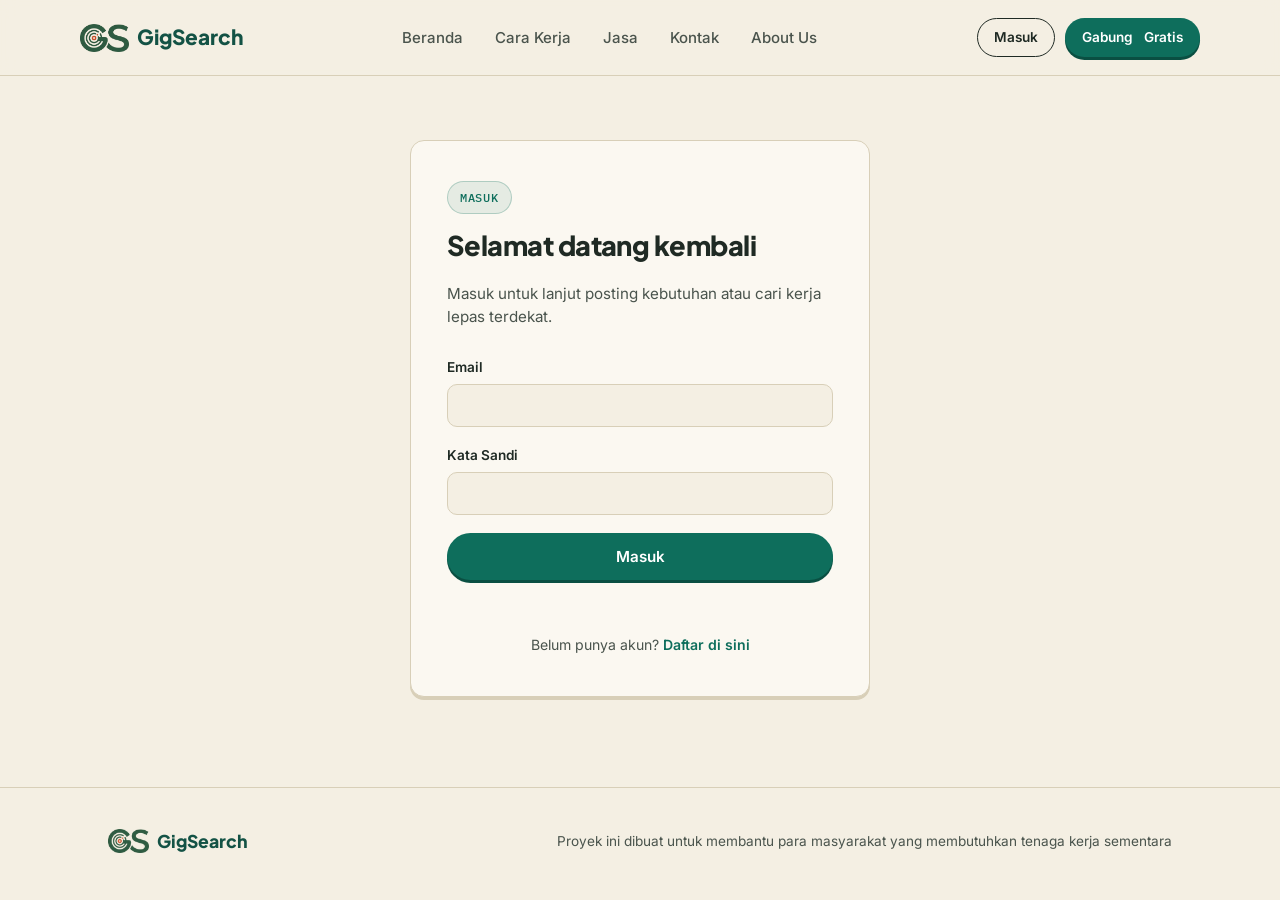
<file: dashboard.html>
<!DOCTYPE html>
<html lang="id">
<head>
<meta charset="UTF-8">
<meta name="viewport" content="width=device-width, initial-scale=1.0">
<title>Dashboard — JOBnesia</title>
<link rel="preconnect" href="https://fonts.googleapis.com">
<link rel="preconnect" href="https://fonts.gstatic.com" crossorigin>
<link href="https://fonts.googleapis.com/css2?family=Plus+Jakarta+Sans:wght@500;600;700;800&family=Inter:wght@400;500;600&family=IBM+Plex+Mono:wght@400;500&display=swap" rel="stylesheet">
<link rel="stylesheet" href="index.css">
<style>
  .dash-wrap{ padding: 56px 0 90px; }
  .dash-head{ display:flex; justify-content:space-between; align-items:flex-end; margin-bottom:32px; flex-wrap:wrap; gap:16px; }
  .dash-head .eyebrow{
    display:block; font-family:'IBM Plex Mono', monospace; font-size:0.78rem;
    letter-spacing:0.06em; text-transform:uppercase; color:var(--teal); margin-bottom:10px;
  }
  .dash-head h1{ font-size: clamp(1.6rem, 3vw, 2.2rem); margin-bottom: 6px; }
  .dash-head p{ color: var(--ink-soft); }

  .dash-stats{ display:grid; grid-template-columns: repeat(4, 1fr); gap:14px; margin-bottom:36px; }
  .dash-stat-card{
    padding:20px; border-radius:var(--radius); border:1px solid var(--line);
    background:var(--paper-raised); text-align:center;
  }
  .dash-stat-card .num{ font-family:'Plus Jakarta Sans',sans-serif; font-weight:800; font-size:1.8rem; color:var(--teal-deep); }
  .dash-stat-card .lbl{ font-size:0.78rem; color:var(--ink-soft); margin-top:4px; }

  .dash-tabs{ display:flex; gap:8px; margin-bottom:24px; border-bottom:1px solid var(--line); }
  .dash-tab{
    padding:10px 4px; margin-right:20px; font-size:0.9rem; font-weight:600; color:var(--ink-soft);
    border-bottom:2px solid transparent; cursor:pointer; background:none; border-top:none; border-left:none; border-right:none;
    font-family:'Inter',sans-serif;
  }
  .dash-tab.active{ color:var(--teal-deep); border-bottom-color:var(--teal); }

  .riwayat-list{ display:flex; flex-direction:column; gap:14px; }
  .riwayat-card{
    display:flex; justify-content:space-between; align-items:center; gap:16px;
    padding:18px 22px; border-radius:var(--radius); border:1px solid var(--line);
    background:var(--paper-raised); flex-wrap:wrap;
  }
  .riwayat-main h4{ font-family:'Plus Jakarta Sans',sans-serif; font-size:0.98rem; margin-bottom:4px; }
  .riwayat-meta{ font-size:0.8rem; color:var(--ink-soft); display:flex; gap:12px; flex-wrap:wrap; }
  .riwayat-side{ text-align:right; }
  .riwayat-budget{ font-family:'IBM Plex Mono',monospace; font-weight:600; color:var(--teal-deep); margin-bottom:6px; }

  .badge-status{ display:inline-block; padding:4px 10px; border-radius:999px; font-size:0.72rem; font-weight:600; margin-left:6px; }
  .badge-menunggu{ background:rgba(242,169,59,0.18); color:#93630E; }
  .badge-diterima{ background:rgba(14,110,92,0.12); color:var(--teal-deep); }
  .badge-dikerjakan{ background:rgba(14,110,92,0.12); color:var(--teal-deep); }
  .badge-selesai{ background:rgba(74,84,77,0.12); color:var(--ink-soft); }

  .empty-state{
    text-align:center; padding:60px 20px; color:var(--ink-soft);
    border:1.5px dashed var(--line); border-radius:var(--radius);
  }

  select.status-select{
    padding:6px 10px; border-radius:8px; border:1.5px solid var(--line);
    background:var(--paper); font-family:'Inter',sans-serif; font-size:0.8rem;
  }

  @media (max-width:760px){
    .dash-stats{ grid-template-columns: repeat(2, 1fr); }
    .riwayat-card{ flex-direction:column; align-items:flex-start; }
    .riwayat-side{ text-align:left; width:100%; }
  }
</style>
</head>
<body>

<header id="site-header"></header>

<main>
  <section class="dash-wrap">
    <div class="wrap">

      <div class="dash-head">
        <div>
          <span class="eyebrow" id="dashEyebrow">Dashboard</span>
          <h1 id="dashTitle">Ringkasan Aktivitas</h1>
          <p id="dashSubtitle">Pantau kebutuhan dan status pekerjaanmu di sini.</p>
        </div>
        <a id="dashCta" href="posting.html" class="btn btn-primary">Posting Kebutuhan Baru</a>
      </div>

      <div class="dash-stats" id="dashStats">
        <!-- diisi lewat JS -->
      </div>

      <div class="dash-tabs" id="dashTabs">
        <button class="dash-tab active" data-filter="semua">Semua</button>
        <button class="dash-tab" data-filter="menunggu">Menunggu</button>
        <button class="dash-tab" data-filter="diterima">Diterima</button>
        <button class="dash-tab" data-filter="dikerjakan">Dikerjakan</button>
        <button class="dash-tab" data-filter="selesai">Selesai</button>
      </div>

      <div class="riwayat-list" id="riwayatList"></div>
      <div class="empty-state" id="emptyState" style="display:none;">
        Belum ada riwayat di sini.
      </div>

    </div>
  </section>
</main>

<footer id="site-footer"></footer>

<script src="components.js"></script>
<script src="script.js"></script>
<script>
  // ---------- Guard: harus login ----------
  const currentUser = JSON.parse(localStorage.getItem('jobnesia_current_user') || 'null');
  if(!currentUser){
    window.location.href = 'login.html';
  }

  const isUmkm = currentUser.role === 'umkm';
  let activeFilter = 'semua';

  function formatRupiah(angka){
    return 'Rp' + Number(angka).toLocaleString('id-ID');
  }

  function waktuRelatif(iso){
    const diffMs = Date.now() - new Date(iso).getTime();
    const menit = Math.floor(diffMs / 60000);
    if(menit < 1) return 'Baru saja';
    if(menit < 60) return menit + ' menit lalu';
    const jam = Math.floor(menit / 60);
    if(jam < 24) return jam + ' jam lalu';
    return Math.floor(jam / 24) + ' hari lalu';
  }

  function badgeHtml(status){
    const label = { menunggu:'Menunggu', diterima:'Diterima', dikerjakan:'Dikerjakan', selesai:'Selesai' }[status] || status;
    return '<span class="badge-status badge-' + status + '">' + label + '</span>';
  }

  // ---------- Setup header sesuai role ----------
  if(isUmkm){
    document.getElementById('dashEyebrow').textContent = 'Dashboard UMKM';
    document.getElementById('dashTitle').textContent = 'Riwayat Kebutuhan Kamu';
    document.getElementById('dashSubtitle').textContent = 'Semua kebutuhan yang pernah kamu posting beserta statusnya.';
  } else {
    document.getElementById('dashEyebrow').textContent = 'Dashboard Freelancer';
    document.getElementById('dashTitle').textContent = 'Riwayat Pekerjaan Kamu';
    document.getElementById('dashSubtitle').textContent = 'Semua tawaran kerja yang pernah kamu ambil beserta statusnya.';
    document.getElementById('dashCta').textContent = 'Cari Tawaran Kerja';
    document.getElementById('dashCta').href = 'tawaran.html';
  }

  // ---------- Ambil data relevan sesuai role ----------
  function getMyJobs(){
    const allJobs = JSON.parse(localStorage.getItem('jobnesia_jobs') || '[]');
    if(isUmkm){
      return allJobs.filter(function(j){ return j.posterId === currentUser.email; });
    }
    return allJobs.filter(function(j){ return j.freelancerId === currentUser.email; });
  }

  // ---------- Render statistik ringkas ----------
  function renderStats(jobs){
    const total = jobs.length;
    const menunggu = jobs.filter(function(j){ return j.status === 'menunggu'; }).length;
    const aktif = jobs.filter(function(j){ return j.status === 'diterima' || j.status === 'dikerjakan'; }).length;
    const selesai = jobs.filter(function(j){ return j.status === 'selesai'; }).length;

    const statLabel1 = isUmkm ? 'Total Diposting' : 'Total Diambil';
    const statLabel2 = isUmkm ? 'Menunggu Freelancer' : 'Menunggu Konfirmasi';

    document.getElementById('dashStats').innerHTML =
      '<div class="dash-stat-card"><div class="num">' + total + '</div><div class="lbl">' + statLabel1 + '</div></div>' +
      '<div class="dash-stat-card"><div class="num">' + menunggu + '</div><div class="lbl">' + statLabel2 + '</div></div>' +
      '<div class="dash-stat-card"><div class="num">' + aktif + '</div><div class="lbl">Sedang Berjalan</div></div>' +
      '<div class="dash-stat-card"><div class="num">' + selesai + '</div><div class="lbl">Selesai</div></div>';
  }

  // ---------- Render daftar riwayat ----------
  function renderRiwayat(){
    const jobs = getMyJobs();
    renderStats(jobs);

    let filtered = jobs;
    if(activeFilter !== 'semua'){
      filtered = jobs.filter(function(j){ return j.status === activeFilter; });
    }
    filtered.sort(function(a,b){ return new Date(b.createdAt) - new Date(a.createdAt); });

    const riwayatList = document.getElementById('riwayatList');
    const emptyState = document.getElementById('emptyState');

    if(filtered.length === 0){
      riwayatList.innerHTML = '';
      emptyState.style.display = 'block';
      return;
    }
    emptyState.style.display = 'none';

    riwayatList.innerHTML = filtered.map(function(job){
      const pihakLain = isUmkm
        ? (job.freelancerNama ? ('Freelancer: ' + job.freelancerNama) : 'Belum ada freelancer')
        : ('UMKM: ' + job.posterNama);

      // UMKM bisa update status jadi "Dikerjakan" / "Selesai" manual (belum ada tracking real-time)
      const statusControl = (isUmkm && job.status !== 'menunggu')
        ? '<select class="status-select" onchange="updateStatus(\'' + job.id + '\', this.value)">' +
            '<option value="diterima"' + (job.status==='diterima'?' selected':'') + '>Diterima</option>' +
            '<option value="dikerjakan"' + (job.status==='dikerjakan'?' selected':'') + '>Dikerjakan</option>' +
            '<option value="selesai"' + (job.status==='selesai'?' selected':'') + '>Selesai</option>' +
          '</select>'
        : badgeHtml(job.status);

      return (
        '<div class="riwayat-card">' +
          '<div class="riwayat-main">' +
            '<h4>' + job.judul + '</h4>' +
            '<div class="riwayat-meta">' +
              '<span>📍 ' + job.lokasi + '</span>' +
              '<span>' + pihakLain + '</span>' +
              '<span>🕒 ' + waktuRelatif(job.createdAt) + '</span>' +
            '</div>' +
          '</div>' +
          '<div class="riwayat-side">' +
            '<div class="riwayat-budget">' + formatRupiah(job.budget) + '</div>' +
            statusControl +
          '</div>' +
        '</div>'
      );
    }).join('');
  }

  // Dipanggil dari dropdown status (khusus UMKM)
  function updateStatus(jobId, newStatus){
    const allJobs = JSON.parse(localStorage.getItem('jobnesia_jobs') || '[]');
    const idx = allJobs.findIndex(function(j){ return j.id === jobId; });
    if(idx === -1) return;
    allJobs[idx].status = newStatus;
    localStorage.setItem('jobnesia_jobs', JSON.stringify(allJobs));
    renderRiwayat();
  }

  // ---------- Tab filter ----------
  document.querySelectorAll('.dash-tab').forEach(function(tab){
    tab.addEventListener('click', function(){
      document.querySelectorAll('.dash-tab').forEach(function(t){ t.classList.remove('active'); });
      tab.classList.add('active');
      activeFilter = tab.getAttribute('data-filter');
      renderRiwayat();
    });
  });

  renderRiwayat();
</script>

</body>
</html>
</file>
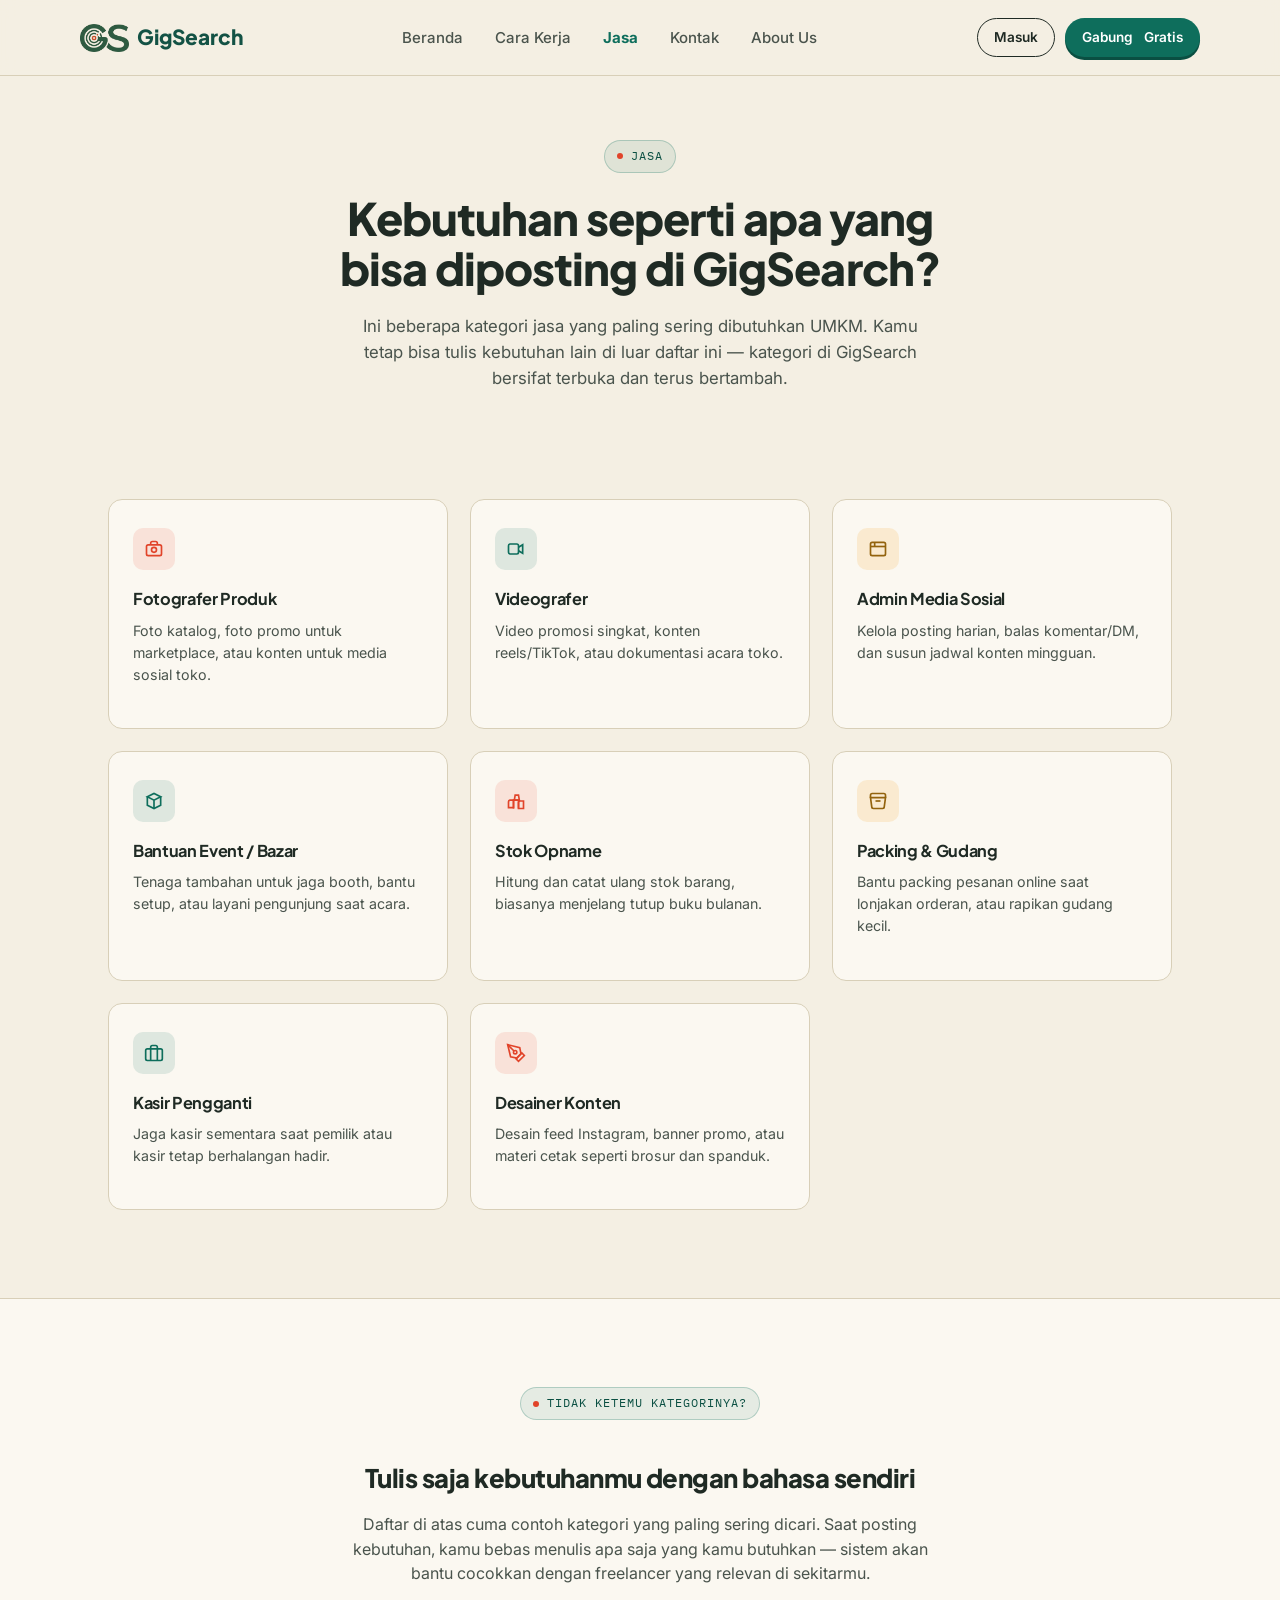
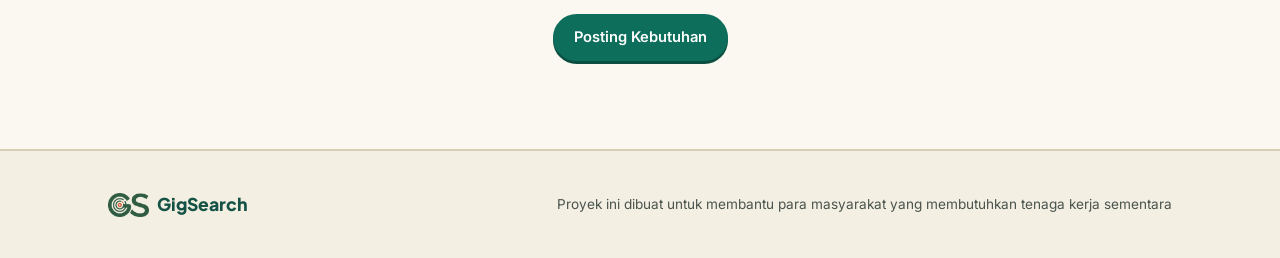
<file: jasa.html>
<!DOCTYPE html>
<html lang="id">
<head>
<meta charset="UTF-8">
<meta name="viewport" content="width=device-width, initial-scale=1.0">
<title>Jasa — Kategori Pekerjaan GigSearch</title>
<link rel="preconnect" href="https://fonts.googleapis.com">
<link rel="preconnect" href="https://fonts.gstatic.com" crossorigin>
<link href="https://fonts.googleapis.com/css2?family=Plus+Jakarta+Sans:wght@500;600;700;800&family=Inter:wght@400;500;600&family=IBM+Plex+Mono:wght@400;500&display=swap" rel="stylesheet">
<link rel="stylesheet" href="index.css">
</head>
<body>

<header id="site-header"></header>

<main>
  <!-- PAGE HERO -->
  <section class="page-hero">
    <div class="wrap">
      <span class="eyebrow">Jasa</span>
      <h1>Kebutuhan seperti apa yang bisa diposting di GigSearch?</h1>
      <p class="lead">Ini beberapa kategori jasa yang paling sering dibutuhkan UMKM. Kamu tetap bisa tulis kebutuhan lain di luar daftar ini — kategori di GigSearch bersifat terbuka dan terus bertambah.</p>
    </div>
  </section>

  <!-- CATEGORY GRID -->
  <section>
    <div class="wrap">
      <div class="feature-grid">
        <div class="feature-card">
          <div class="feature-icon ic-chili"><svg viewBox="0 0 24 24" fill="none" stroke="currentColor" stroke-width="2"><rect x="3" y="7" width="18" height="13" rx="2"/><path d="M8 7V5a2 2 0 0 1 2-2h4a2 2 0 0 1 2 2v2"/><circle cx="12" cy="13" r="3"/></svg></div>
          <h3>Fotografer Produk</h3>
          <p>Foto katalog, foto promo untuk marketplace, atau konten untuk media sosial toko.</p>
        </div>
        <div class="feature-card">
          <div class="feature-icon ic-teal"><svg viewBox="0 0 24 24" fill="none" stroke="currentColor" stroke-width="2"><path d="M15 10 20 7v10l-5-3"/><rect x="3" y="6" width="12" height="12" rx="2"/></svg></div>
          <h3>Videografer</h3>
          <p>Video promosi singkat, konten reels/TikTok, atau dokumentasi acara toko.</p>
        </div>
        <div class="feature-card">
          <div class="feature-icon ic-kunyit"><svg viewBox="0 0 24 24" fill="none" stroke="currentColor" stroke-width="2"><rect x="3" y="4" width="18" height="16" rx="2"/><path d="M3 9h18"/><path d="M8 4v5"/></svg></div>
          <h3>Admin Media Sosial</h3>
          <p>Kelola posting harian, balas komentar/DM, dan susun jadwal konten mingguan.</p>
        </div>
        <div class="feature-card">
          <div class="feature-icon ic-teal"><svg viewBox="0 0 24 24" fill="none" stroke="currentColor" stroke-width="2"><path d="M20 7 12 3 4 7l8 4 8-4z"/><path d="M4 7v10l8 4 8-4V7"/><path d="M12 11v10"/></svg></div>
          <h3>Bantuan Event / Bazar</h3>
          <p>Tenaga tambahan untuk jaga booth, bantu setup, atau layani pengunjung saat acara.</p>
        </div>
        <div class="feature-card">
          <div class="feature-icon ic-chili"><svg viewBox="0 0 24 24" fill="none" stroke="currentColor" stroke-width="2"><path d="M9 11H5a2 2 0 0 0-2 2v7h6z"/><path d="M15 5h-4l-1 6h6z"/><path d="M9 21V11h6v10"/><path d="M15 21v-7a2 2 0 0 1 2-2h4v9z"/></svg></div>
          <h3>Stok Opname</h3>
          <p>Hitung dan catat ulang stok barang, biasanya menjelang tutup buku bulanan.</p>
        </div>
        <div class="feature-card">
          <div class="feature-icon ic-kunyit"><svg viewBox="0 0 24 24" fill="none" stroke="currentColor" stroke-width="2"><path d="M21 8V5a2 2 0 0 0-2-2H5a2 2 0 0 0-2 2v3"/><path d="M3 8h18l-1.5 11a2 2 0 0 1-2 2h-11a2 2 0 0 1-2-2z"/><path d="M9 12h6"/></svg></div>
          <h3>Packing &amp; Gudang</h3>
          <p>Bantu packing pesanan online saat lonjakan orderan, atau rapikan gudang kecil.</p>
        </div>
        <div class="feature-card">
          <div class="feature-icon ic-teal"><svg viewBox="0 0 24 24" fill="none" stroke="currentColor" stroke-width="2"><rect x="2" y="7" width="20" height="14" rx="2"/><path d="M16 21V5a2 2 0 0 0-2-2h-4a2 2 0 0 0-2 2v16"/></svg></div>
          <h3>Kasir Pengganti</h3>
          <p>Jaga kasir sementara saat pemilik atau kasir tetap berhalangan hadir.</p>
        </div>
        <div class="feature-card">
          <div class="feature-icon ic-chili"><svg viewBox="0 0 24 24" fill="none" stroke="currentColor" stroke-width="2"><path d="M12 19l7-7 3 3-7 7-3-3z"/><path d="M18 13l-1.5-7.5L2 2l3.5 14.5L13 18z"/><path d="M2 2l7.586 7.586"/><circle cx="11" cy="11" r="2"/></svg></div>
          <h3>Desainer Konten</h3>
          <p>Desain feed Instagram, banner promo, atau materi cetak seperti brosur dan spanduk.</p>
        </div>
      </div>
    </div>
  </section>

  <!-- OPEN CATEGORY NOTE -->
  <section class="problem">
    <div class="wrap" style="text-align:center; max-width:640px;">
      <span class="eyebrow">Tidak Ketemu Kategorinya?</span>
      <h2 style="margin-top:16px; font-size:1.6rem;">Tulis saja kebutuhanmu dengan bahasa sendiri</h2>
      <p style="margin-top:14px; color:var(--ink-soft);">Daftar di atas cuma contoh kategori yang paling sering dicari. Saat posting kebutuhan, kamu bebas menulis apa saja yang kamu butuhkan — sistem akan bantu cocokkan dengan freelancer yang relevan di sekitarmu.</p>
      <div style="margin-top:28px;">
        <a href="register.html?role=umkm" class="btn btn-primary">Posting Kebutuhan</a>
      </div>
    </div>
  </section>
</main>

<footer id="site-footer"></footer>

<script src="components.js"></script>
<script src="script.js"></script>

</body>
</html>
</file>
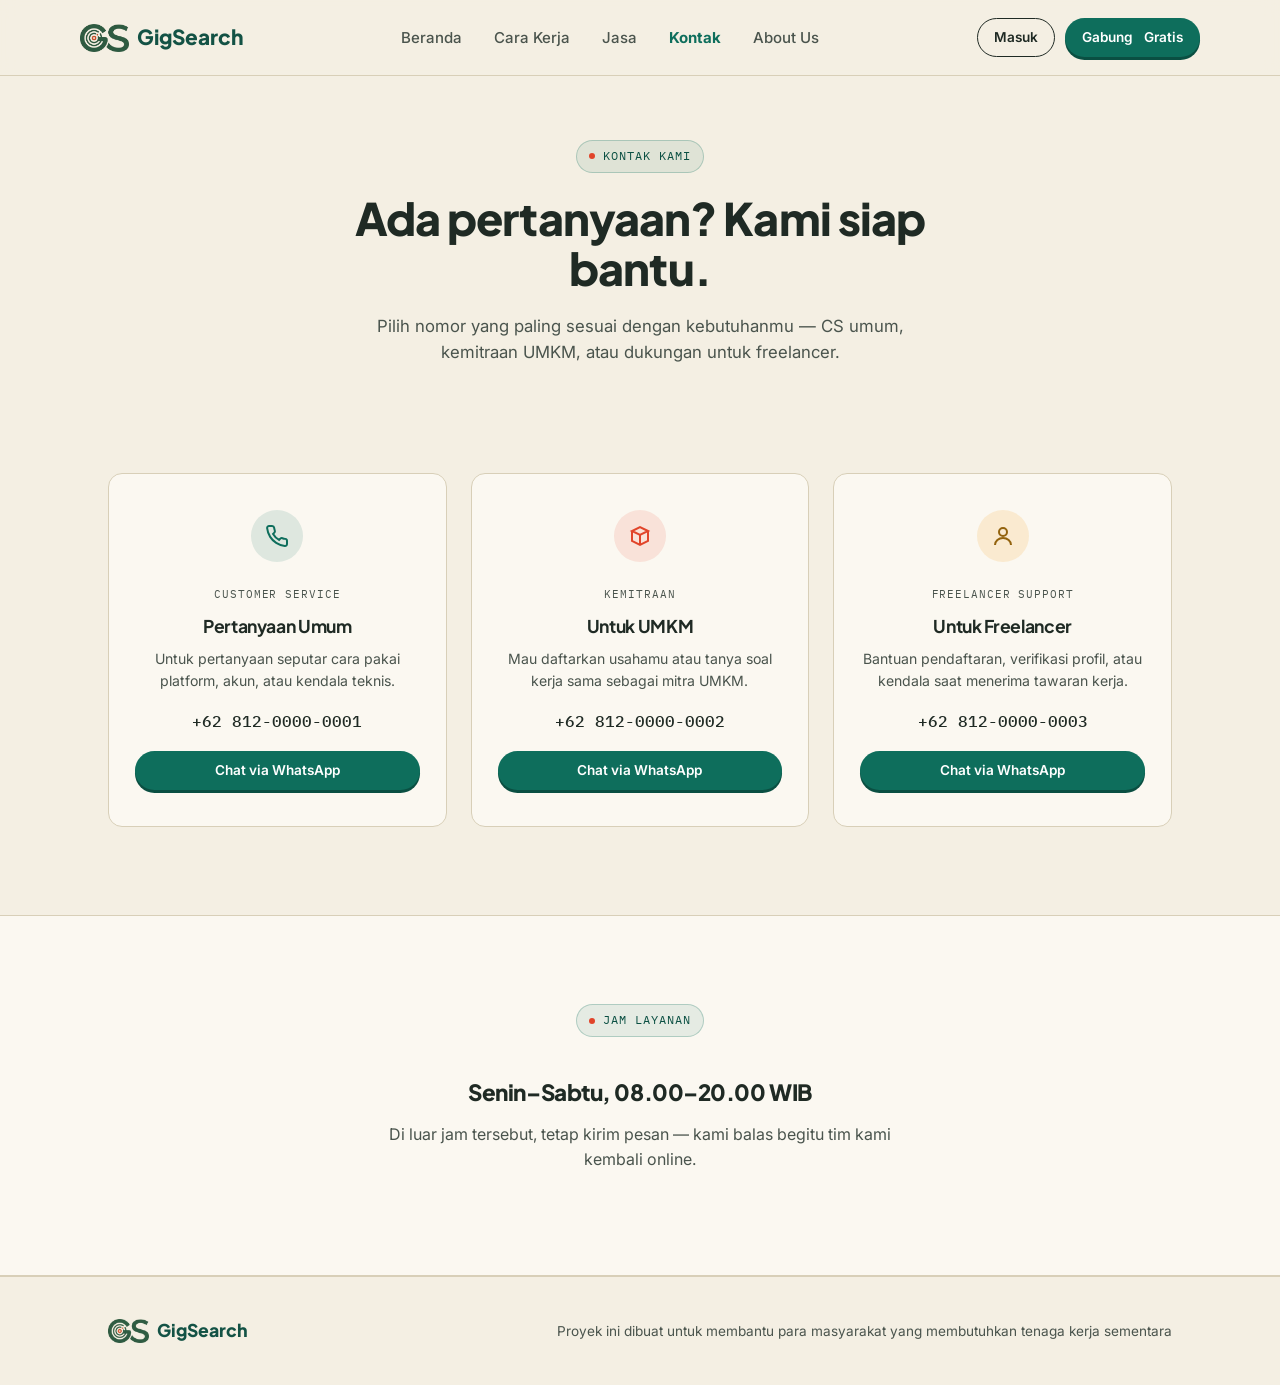
<file: kontak.html>
<!DOCTYPE html>
<html lang="id">
<head>
<meta charset="UTF-8">
<meta name="viewport" content="width=device-width, initial-scale=1.0">
<title>Kontak Kami — GigSearch</title>
<link rel="preconnect" href="https://fonts.googleapis.com">
<link rel="preconnect" href="https://fonts.gstatic.com" crossorigin>
<link href="https://fonts.googleapis.com/css2?family=Plus+Jakarta+Sans:wght@500;600;700;800&family=Inter:wght@400;500;600&family=IBM+Plex+Mono:wght@400;500&display=swap" rel="stylesheet">
<link rel="stylesheet" href="index.css">
</head>
<body>

<header id="site-header"></header>

<main>
  <!-- PAGE HERO -->
  <section class="page-hero">
    <div class="wrap">
      <span class="eyebrow">Kontak Kami</span>
      <h1>Ada pertanyaan? Kami siap bantu.</h1>
      <p class="lead">Pilih nomor yang paling sesuai dengan kebutuhanmu — CS umum, kemitraan UMKM, atau dukungan untuk freelancer.</p>
    </div>
  </section>

  <!-- CONTACT CARDS -->
  <section>
    <div class="wrap">
      <div class="contact-grid">
        <div class="contact-card">
          <div class="contact-icon" style="background:rgba(14,110,92,0.12); color:var(--teal);">
            <svg viewBox="0 0 24 24" fill="none" stroke="currentColor" stroke-width="2"><path d="M22 16.92v3a2 2 0 0 1-2.18 2 19.79 19.79 0 0 1-8.63-3.07 19.5 19.5 0 0 1-6-6 19.79 19.79 0 0 1-3.07-8.67A2 2 0 0 1 4.11 2h3a2 2 0 0 1 2 1.72c.13.96.36 1.9.68 2.81a2 2 0 0 1-.45 2.11L8.09 9.91a16 16 0 0 0 6 6l1.27-1.27a2 2 0 0 1 2.11-.45c.91.32 1.85.55 2.81.68A2 2 0 0 1 22 16.92z"/></svg>
          </div>
          <span class="tag">Customer Service</span>
          <h3>Pertanyaan Umum</h3>
          <p>Untuk pertanyaan seputar cara pakai platform, akun, atau kendala teknis.</p>
          <div class="number">+62 812-0000-0001</div>
          <a href="https://wa.me/6281200000001" target="_blank" rel="noopener" class="btn btn-primary btn-sm">Chat via WhatsApp</a>
        </div>

        <div class="contact-card">
          <div class="contact-icon" style="background:rgba(225,68,42,0.12); color:var(--chili);">
            <svg viewBox="0 0 24 24" fill="none" stroke="currentColor" stroke-width="2"><path d="M20 7 12 3 4 7l8 4 8-4z"/><path d="M4 7v10l8 4 8-4V7"/><path d="M12 11v10"/></svg>
          </div>
          <span class="tag">Kemitraan</span>
          <h3>Untuk UMKM</h3>
          <p>Mau daftarkan usahamu atau tanya soal kerja sama sebagai mitra UMKM.</p>
          <div class="number">+62 812-0000-0002</div>
          <a href="https://wa.me/6281200000002" target="_blank" rel="noopener" class="btn btn-primary btn-sm">Chat via WhatsApp</a>
        </div>

        <div class="contact-card">
          <div class="contact-icon" style="background:rgba(242,169,59,0.18); color:#93630E;">
            <svg viewBox="0 0 24 24" fill="none" stroke="currentColor" stroke-width="2"><circle cx="12" cy="8" r="4"/><path d="M4 21c0-4 3.6-7 8-7s8 3 8 7"/></svg>
          </div>
          <span class="tag">Freelancer Support</span>
          <h3>Untuk Freelancer</h3>
          <p>Bantuan pendaftaran, verifikasi profil, atau kendala saat menerima tawaran kerja.</p>
          <div class="number">+62 812-0000-0003</div>
          <a href="https://wa.me/6281200000003" target="_blank" rel="noopener" class="btn btn-primary btn-sm">Chat via WhatsApp</a>
        </div>
      </div>
    </div>
  </section>

  <!-- NOTE -->
  <section class="problem">
    <div class="wrap" style="text-align:center; max-width:560px;">
      <span class="eyebrow">Jam Layanan</span>
      <h2 style="margin-top:16px; font-size:1.4rem;">Senin–Sabtu, 08.00–20.00 WIB</h2>
      <p style="margin-top:12px; color:var(--ink-soft);">Di luar jam tersebut, tetap kirim pesan — kami balas begitu tim kami kembali online.</p>
    </div>
  </section>
</main>

<footer id="site-footer"></footer>

<script src="components.js"></script>
<script src="script.js"></script>

</body>
</html>
</file>
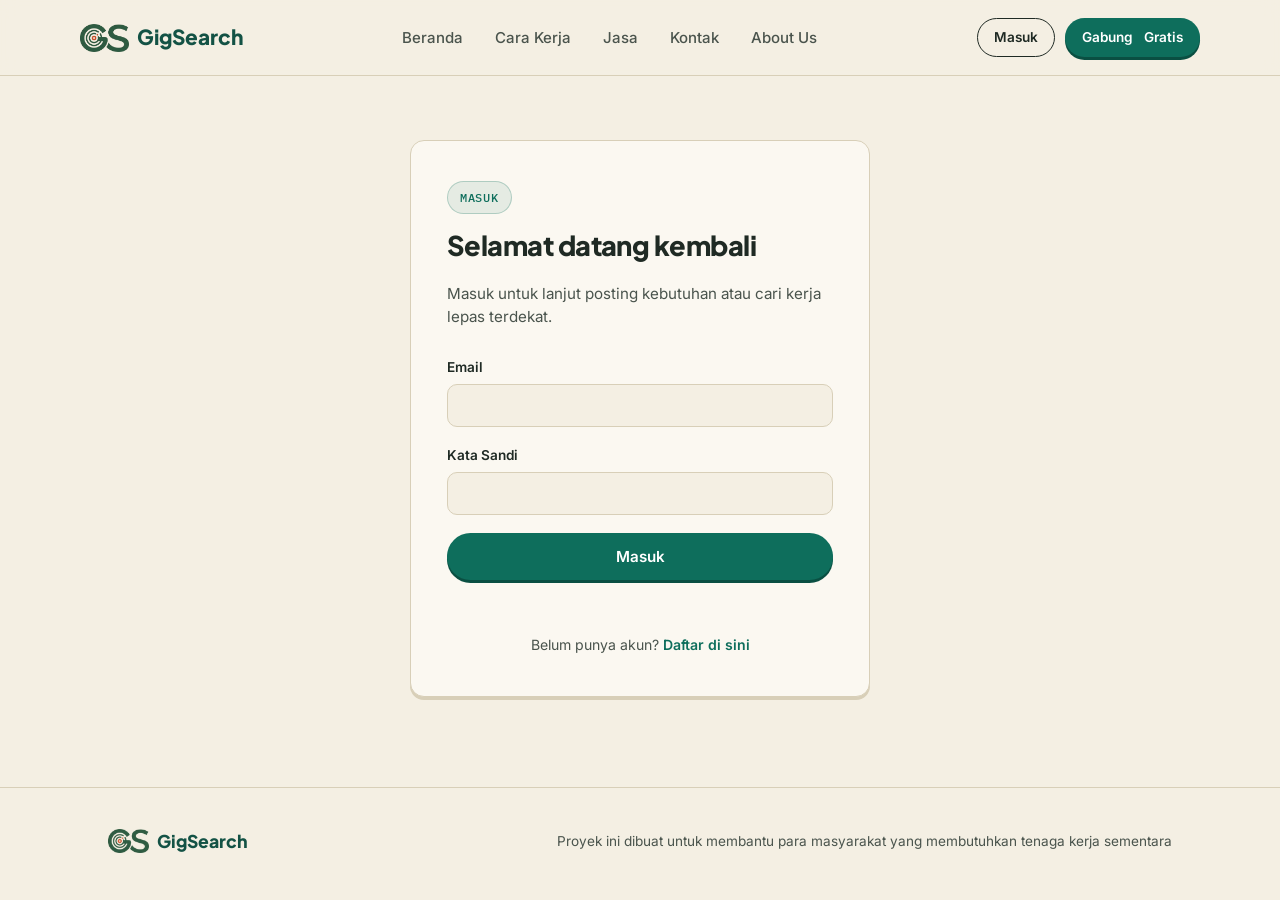
<file: login.html>
<!DOCTYPE html>
<html lang="id">
<head>
<meta charset="UTF-8">
<meta name="viewport" content="width=device-width, initial-scale=1.0">
<title>Masuk — JOBnesia</title>
<link rel="preconnect" href="https://fonts.googleapis.com">
<link rel="preconnect" href="https://fonts.gstatic.com" crossorigin>
<link href="https://fonts.googleapis.com/css2?family=Plus+Jakarta+Sans:wght@500;600;700;800&family=Inter:wght@400;500;600&family=IBM+Plex+Mono:wght@400;500&display=swap" rel="stylesheet">
<link rel="stylesheet" href="index.css">
</head>
<body>

<header id="site-header"></header>

<main>
  <section class="auth-section">
    <div class="wrap">
      <div class="auth-card">
        <div class="auth-head">
          <span class="eyebrow">Masuk</span>
          <h1>Selamat datang kembali</h1>
          <p>Masuk untuk lanjut posting kebutuhan atau cari kerja lepas terdekat.</p>
        </div>

        <form id="loginForm">
          <div class="form-group">
            <label for="email">Email</label>
            <input type="email" id="email" required>
          </div>

          <div class="form-group">
            <label for="password">Kata Sandi</label>
            <input type="password" id="password" required>
          </div>

          <div class="form-error" id="formError">Email atau kata sandi salah. Coba lagi.</div>

          <button type="submit" class="btn btn-primary auth-submit">Masuk</button>
          <div class="auth-msg" id="loginMsg"></div>
        </form>

        <div class="auth-switch">Belum punya akun? <a href="register.html">Daftar di sini</a></div>
      </div>
    </div>
  </section>
</main>

<footer id="site-footer"></footer>

<script src="components.js"></script>
<script src="script.js"></script>
<script>
  // Login — panggil backend beneran, simpan token + profil buat dipakai halaman lain
  const API_BASE = 'http://localhost:8080/api/v1';

  async function apiFetch(path, options){
    options = options || {};
    const res = await fetch(API_BASE + path, {
      method: options.method || 'GET',
      headers: Object.assign({ 'Content-Type': 'application/json' }, options.headers || {}),
      body: options.body
    });
    const body = await res.json().catch(function(){ return {}; });
    if(!res.ok){
      throw new Error(body.message || 'Terjadi kesalahan, coba lagi.');
    }
    return body.data;
  }

  const loginForm = document.getElementById('loginForm');
  const formError = document.getElementById('formError');
  const loginMsg = document.getElementById('loginMsg');

  loginForm.addEventListener('submit', async function(e){
    e.preventDefault();
    formError.style.display = 'none';
    loginMsg.textContent = 'Memeriksa akun...';
    loginMsg.className = 'auth-msg';

    const email = document.getElementById('email').value;
    const password = document.getElementById('password').value;

    try {
      const loginData = await apiFetch('/auth/login', {
        method: 'POST',
        body: JSON.stringify({ email: email, password: password })
      });
      const token = loginData.token;
      const userId = loginData.user.id;
      const role = loginData.user.role;

      // Ambil profil (buat dapetin profileId & nama tampilan — dibutuhkan
      // posting.html/tawaran.html/dashboard.html)
      let profile, nama;
      if(role === 'umkm'){
        profile = await apiFetch('/umkm/profile/' + userId, { headers: { 'Authorization': 'Bearer ' + token } });
        nama = profile.owner_name;
      } else {
        profile = await apiFetch('/freelancers/profile/' + userId, { headers: { 'Authorization': 'Bearer ' + token } });
        nama = profile.full_name;
      }

      localStorage.setItem('jobnesia_token', token);
      localStorage.setItem('jobnesia_session', JSON.stringify({
        userId: userId,
        role: role,
        nama: nama,
        profileId: profile.id
      }));

      loginMsg.textContent = 'Berhasil masuk sebagai ' + nama + '! Mengarahkan...';
      loginMsg.className = 'auth-msg success';

      setTimeout(function(){
        window.location.href = 'dashboard.html';
      }, 1000);

    } catch(err){
      formError.textContent = err.message;
      formError.style.display = 'block';
      loginMsg.textContent = '';
    }
  });
</script>

</body>
</html>
</file>
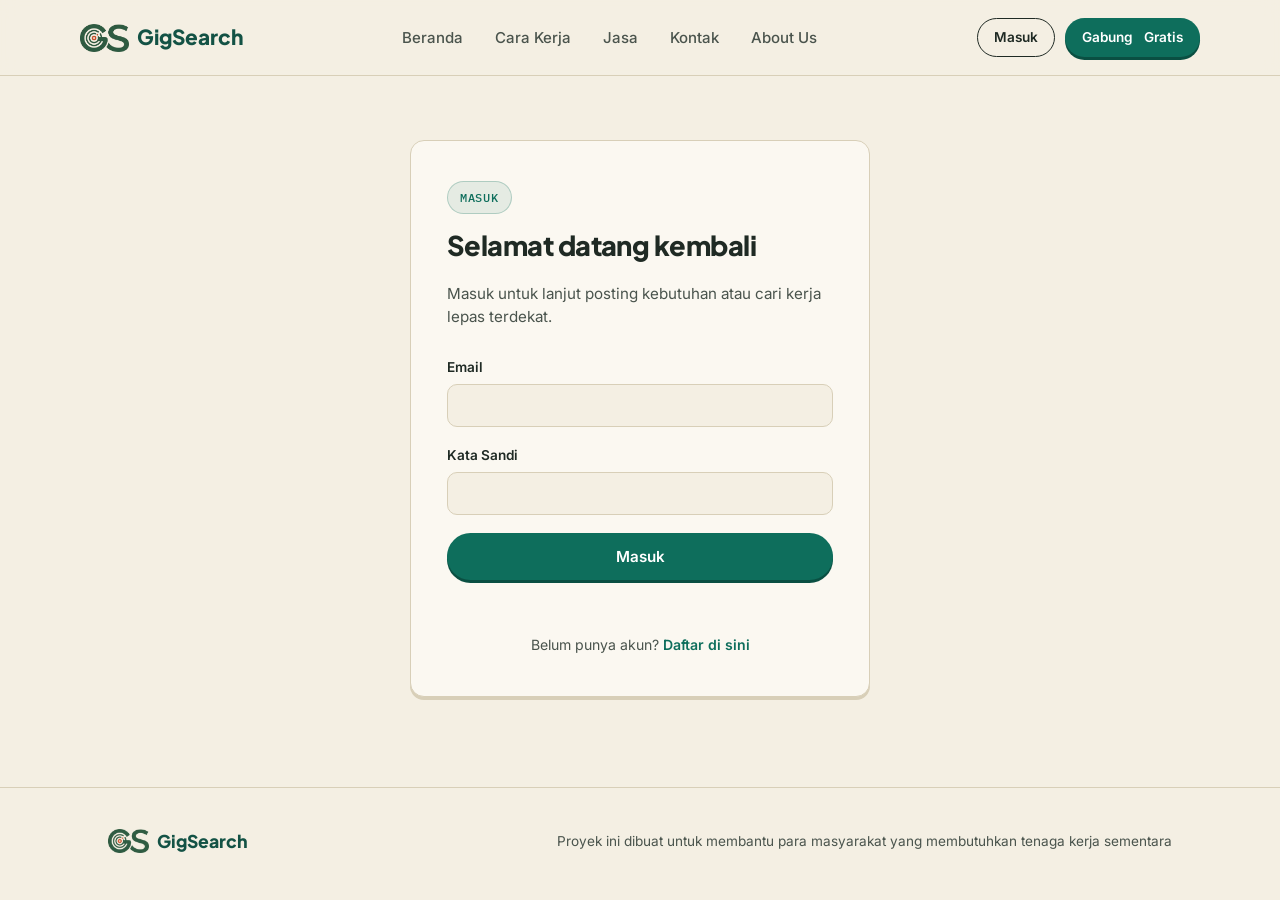
<file: posting.html>
<!DOCTYPE html>
<html lang="id">
<head>
<meta charset="UTF-8">
<meta name="viewport" content="width=device-width, initial-scale=1.0">
<title>Posting Kebutuhan — JOBnesia</title>
<link rel="preconnect" href="https://fonts.googleapis.com">
<link rel="preconnect" href="https://fonts.gstatic.com" crossorigin>
<link href="https://fonts.googleapis.com/css2?family=Plus+Jakarta+Sans:wght@500;600;700;800&family=Inter:wght@400;500;600&family=IBM+Plex+Mono:wght@400;500&display=swap" rel="stylesheet">
<link rel="stylesheet" href="index.css">
</head>
<body>

<header id="site-header"></header>

<main>
  <section class="auth-section" id="postingSection">
    <div class="wrap" style="display:flex; justify-content:center;">
      <div class="auth-card" style="max-width:560px;">

        <div class="auth-head">
          <span class="eyebrow">Posting Kebutuhan</span>
          <h1>Butuh tenaga kerja apa hari ini?</h1>
          <p>Tulis kebutuhanmu, sistem akan carikan freelancer terdekat yang available.</p>
        </div>

        <form id="postingForm">
          <div class="form-group">
            <label for="judul">Judul Kebutuhan</label>
            <input type="text" id="judul" placeholder="Contoh: Fotografer produk untuk katalog baru" required>
          </div>

          <div class="form-group">
            <label for="deskripsi">Deskripsi (bebas)</label>
            <textarea id="deskripsi" rows="4" placeholder="Jelaskan detail kebutuhanmu, misal: butuh foto 20 produk untuk katalog online, sudah ada studio kecil di toko." required></textarea>
          </div>

          <div class="form-group">
            <label for="kategori">Kategori</label>
            <select id="kategori" required>
              <option value="">Memuat kategori...</option>
            </select>
          </div>

          <div class="form-group">
            <label for="durasi">Durasi Kebutuhan</label>
            <select id="durasi" required>
              <option value="">Pilih durasi</option>
              <option value="Setengah hari">Setengah hari</option>
              <option value="1 hari">1 hari</option>
              <option value="2 hari">2 hari</option>
              <option value="3-7 hari">3-7 hari</option>
              <option value="Lebih dari seminggu">Lebih dari seminggu</option>
            </select>
          </div>

          <div class="form-group">
            <label for="lokasi">Lokasi</label>
            <input type="text" id="lokasi" placeholder="Contoh: Kemang, Jakarta Selatan" required>
          </div>

          <div class="form-group">
            <label for="radius">Radius Pencarian: <span id="radiusVal" class="mono">5 km</span></label>
            <input type="range" id="radius" min="1" max="20" value="5" style="width:100%;">
          </div>

          <div class="form-group">
            <label for="budget">Estimasi Budget (Rp)</label>
            <input type="number" id="budget" placeholder="Contoh: 350000" min="0" required>
          </div>

          <div class="form-error" id="formError">Lengkapi semua data dulu, ya.</div>

          <button type="submit" class="btn btn-primary auth-submit">Kirim Kebutuhan — Cari Freelancer</button>
        </form>

      </div>
    </div>
  </section>

  <!-- HASIL: simulasi SOS matching, tampil setelah submit -->
  <section class="auth-section" id="resultSection" style="display:none;">
    <div class="wrap" style="display:flex; justify-content:center;">
      <div class="ticket-stage">
        <div class="ticket">
          <div class="ticket-behind" aria-hidden="true"></div>
          <div class="ticket-head">
            <div class="brand">JOBnesia</div>
            <div class="no mono" id="resultNo">NOTA KEBUTUHAN<br>No. ...</div>
          </div>
          <div class="ticket-title">Detail Kebutuhan</div>
          <div class="ticket-row"><span class="k">Kebutuhan</span><span class="v" id="resJudul">—</span></div>
          <div class="ticket-row"><span class="k">Durasi</span><span class="v" id="resDurasi">—</span></div>
          <div class="ticket-row"><span class="k">Lokasi</span><span class="v" id="resLokasi">—</span></div>
          <div class="ticket-row"><span class="k">Radius</span><span class="v" id="resRadius">—</span></div>
          <hr class="ticket-divider">
          <div class="ticket-status">
            <div class="label"><span class="pulse"></span>Status Real-time</div>
            <div class="msg" id="resMsg">Mencari freelancer terdekat...</div>
            <div class="ticket-timer mono" id="resTimer">⏱ 00:00 — menunggu respons pertama</div>
          </div>
        </div>

        <div style="text-align:center; margin-top:28px;">
          <a href="dashboard.html" class="btn btn-primary">Lihat di Dashboard</a>
          <button id="postLagiBtn" class="btn btn-ghost" style="margin-left:10px;">Posting Lagi</button>
        </div>
      </div>
    </div>
  </section>
</main>

<footer id="site-footer"></footer>

<script src="components.js"></script>
<script src="script.js"></script>
<script>
  const API_BASE = 'http://localhost:8080/api/v1';

  async function apiFetch(path, options){
    options = options || {};
    const res = await fetch(API_BASE + path, {
      method: options.method || 'GET',
      headers: Object.assign({ 'Content-Type': 'application/json' }, options.headers || {}),
      body: options.body
    });
    const body = await res.json().catch(function(){ return {}; });
    if(!res.ok){
      throw new Error(body.message || 'Terjadi kesalahan, coba lagi.');
    }
    return body.data;
  }

  // ---------- Guard: hanya UMKM yang login yang boleh akses halaman ini ----------
  const session = JSON.parse(localStorage.getItem('jobnesia_session') || 'null');
  const token = localStorage.getItem('jobnesia_token');
  if(!session || !token || session.role !== 'umkm'){
    window.location.href = 'login.html';
  }

  // ---------- Muat kategori asli dari backend ----------
  const kategoriSelect = document.getElementById('kategori');
  apiFetch('/categories').then(function(categories){
    kategoriSelect.innerHTML = '<option value="">Pilih kategori</option>';
    categories.forEach(function(cat){
      const opt = document.createElement('option');
      opt.value = cat.id;
      opt.textContent = cat.name;
      kategoriSelect.appendChild(opt);
    });
  }).catch(function(){
    kategoriSelect.innerHTML = '<option value="">Gagal memuat kategori — cek koneksi ke backend</option>';
  });

  // ---------- Radius slider live label ----------
  const radiusInput = document.getElementById('radius');
  const radiusVal = document.getElementById('radiusVal');
  radiusInput.addEventListener('input', function(){
    radiusVal.textContent = radiusInput.value + ' km';
  });

  // ---------- Submit form ----------
  const postingForm = document.getElementById('postingForm');
  const formError = document.getElementById('formError');
  const postingSection = document.getElementById('postingSection');
  const resultSection = document.getElementById('resultSection');

  postingForm.addEventListener('submit', async function(e){
    e.preventDefault();

    const judul = document.getElementById('judul').value;
    const deskripsi = document.getElementById('deskripsi').value;
    const kategoriId = kategoriSelect.value;
    const durasi = document.getElementById('durasi').value;
    const lokasi = document.getElementById('lokasi').value;
    const radius = radiusInput.value;
    const budget = document.getElementById('budget').value;

    if(!judul || !deskripsi || !kategoriId || !durasi || !lokasi || !budget){
      formError.textContent = 'Lengkapi semua data dulu, ya.';
      formError.style.display = 'block';
      return;
    }
    formError.style.display = 'none';

    try {
      // Kategori di seed dengan 1 skill default per kategori (nama sama) —
      // dipakai dulu supaya field skill_ids (wajib diisi) bisa terkirim tanpa
      // perlu UI pemilihan skill secara terpisah.
      const skills = await apiFetch('/skills/category/' + kategoriId);
      const skillIds = skills.length ? [skills[0].id] : [];

      const newJob = await apiFetch('/jobs', {
        method: 'POST',
        headers: { 'Authorization': 'Bearer ' + token },
        body: JSON.stringify({
          umkm_id: session.profileId,
          category_id: Number(kategoriId),
          title: judul,
          description: deskripsi,
          budget_amount: Number(budget),
          location: lokasi,
          radius_km: Number(radius),
          duration_label: durasi,
          skill_ids: skillIds
        })
      });

      const noNota = String(Math.floor(Math.random() * 900) + 100) + '/' + romawiBulan() + '/' + String(new Date().getFullYear()).slice(-2);

      // ---------- Simulasi jumlah freelancer terdekat (demo — matching asli belum ada) ----------
      const simulatedCount = Math.min(20, Math.max(3, Math.round(Number(radius) * 1.8)));

      // ---------- Tampilkan hasil ----------
      document.getElementById('resultNo').innerHTML = 'NOTA KEBUTUHAN<br>No. ' + noNota + ' (job #' + newJob.id + ')';
      document.getElementById('resJudul').textContent = judul;
      document.getElementById('resDurasi').textContent = durasi;
      document.getElementById('resLokasi').textContent = lokasi;
      document.getElementById('resRadius').textContent = radius + ' km';
      document.getElementById('resMsg').textContent = 'Terkirim ke ' + simulatedCount + ' freelancer terdekat';

      postingSection.style.display = 'none';
      resultSection.style.display = 'block';

      // ---------- Timer berjalan (simulasi "menunggu respons") ----------
      let seconds = 0;
      const timerEl = document.getElementById('resTimer');
      const timerInterval = setInterval(function(){
        seconds++;
        const mm = String(Math.floor(seconds / 60)).padStart(2, '0');
        const ss = String(seconds % 60).padStart(2, '0');
        timerEl.textContent = '⏱ ' + mm + ':' + ss + ' — menunggu respons pertama';
      }, 1000);

    } catch(err){
      formError.textContent = err.message;
      formError.style.display = 'block';
    }
  });

  function romawiBulan(){
    const romawi = ['I','II','III','IV','V','VI','VII','VIII','IX','X','XI','XII'];
    return romawi[new Date().getMonth()];
  }

  document.getElementById('postLagiBtn').addEventListener('click', function(){
    postingForm.reset();
    radiusVal.textContent = '5 km';
    resultSection.style.display = 'none';
    postingSection.style.display = 'flex';
  });
</script>

</body>
</html>
</file>
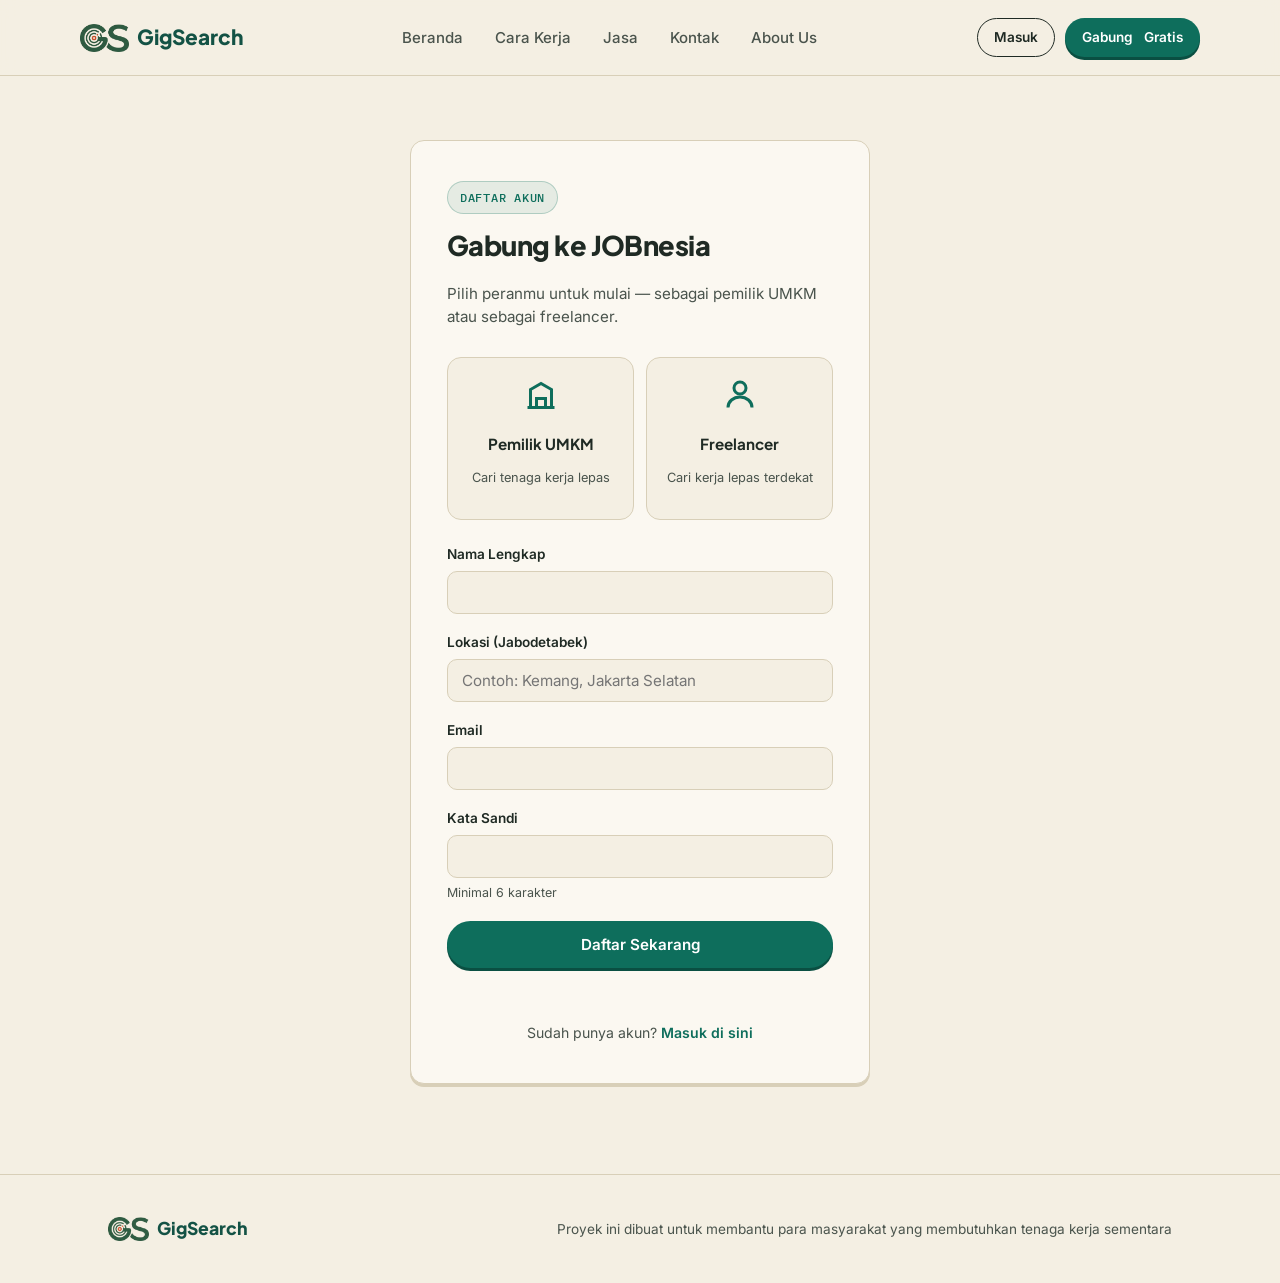
<file: register.html>
<!DOCTYPE html>
<html lang="id">
<head>
<meta charset="UTF-8">
<meta name="viewport" content="width=device-width, initial-scale=1.0">
<title>Daftar — JOBnesia</title>
<link rel="preconnect" href="https://fonts.googleapis.com">
<link rel="preconnect" href="https://fonts.gstatic.com" crossorigin>
<link href="https://fonts.googleapis.com/css2?family=Plus+Jakarta+Sans:wght@500;600;700;800&family=Inter:wght@400;500;600&family=IBM+Plex+Mono:wght@400;500&display=swap" rel="stylesheet">
<link rel="stylesheet" href="index.css">
</head>
<body>

<header id="site-header"></header>

<main>
  <section class="auth-section">
    <div class="wrap">
      <div class="auth-card">
        <div class="auth-head">
          <span class="eyebrow">Daftar Akun</span>
          <h1>Gabung ke JOBnesia</h1>
          <p>Pilih peranmu untuk mulai — sebagai pemilik UMKM atau sebagai freelancer.</p>
        </div>

        <div class="role-select" id="roleSelect">
          <div class="role-option" data-role="umkm" id="roleUmkm">
            <div class="role-icon"><svg viewBox="0 0 24 24" fill="none" stroke="currentColor" stroke-width="2"><path d="M3 21h18"/><path d="M5 21V9l7-4 7 4v12"/><path d="M9 21v-6h6v6"/></svg></div>
            <h4>Pemilik UMKM</h4>
            <p>Cari tenaga kerja lepas</p>
          </div>
          <div class="role-option" data-role="freelancer" id="roleFreelancer">
            <div class="role-icon"><svg viewBox="0 0 24 24" fill="none" stroke="currentColor" stroke-width="2"><circle cx="12" cy="8" r="4"/><path d="M4 21c0-4 3.6-7 8-7s8 3 8 7"/></svg></div>
            <h4>Freelancer</h4>
            <p>Cari kerja lepas terdekat</p>
          </div>
        </div>

        <form id="registerForm">
          <div class="form-group">
            <label for="nama">Nama Lengkap</label>
            <input type="text" id="nama" required>
          </div>

          <!-- Field khusus UMKM -->
          <div class="field-set" id="fieldsetUmkm">
            <div class="form-group">
              <label for="namaUsaha">Nama Usaha</label>
              <input type="text" id="namaUsaha">
            </div>
            <div class="form-group">
              <label for="noTelepon">Nomor Telepon</label>
              <input type="tel" id="noTelepon" placeholder="08xxxxxxxxxx">
            </div>
            <div class="form-group">
              <label for="alamatLengkap">Alamat Lengkap Usaha</label>
              <input type="text" id="alamatLengkap">
            </div>
          </div>

          <!-- Field khusus Freelancer -->
          <div class="field-set" id="fieldsetFreelancer">
            <div class="form-group">
              <label for="kategoriJasa">Kategori Jasa Utama</label>
              <select id="kategoriJasa">
                <option value="">Pilih kategori</option>
                <option value="fotografer">Fotografer Produk</option>
                <option value="videografer">Videografer</option>
                <option value="admin-medsos">Admin Media Sosial</option>
                <option value="event">Bantuan Event / Bazar</option>
                <option value="stok">Stok Opname</option>
                <option value="packing">Packing &amp; Gudang</option>
                <option value="kasir">Kasir Pengganti</option>
                <option value="desainer">Desainer Konten</option>
                <option value="lainnya">Lainnya</option>
              </select>
            </div>
          </div>

          <div class="form-group">
            <label for="lokasi">Lokasi (Jabodetabek)</label>
            <input type="text" id="lokasi" placeholder="Contoh: Kemang, Jakarta Selatan" required>
          </div>

          <div class="form-group">
            <label for="email">Email</label>
            <input type="email" id="email" required>
          </div>

          <div class="form-group">
            <label for="password">Kata Sandi</label>
            <input type="password" id="password" required minlength="6">
            <div class="form-hint">Minimal 6 karakter</div>
          </div>

          <div class="form-error" id="formError">Lengkapi semua data dan pilih peranmu dulu, ya.</div>

          <button type="submit" class="btn btn-primary auth-submit">Daftar Sekarang</button>
          <div class="auth-msg" id="registerMsg"></div>
        </form>

        <div class="auth-switch">Sudah punya akun? <a href="login.html">Masuk di sini</a></div>
      </div>
    </div>
  </section>
</main>

<footer id="site-footer"></footer>

<script src="components.js"></script>
<script src="script.js"></script>
<script>
  // Pilih role — bisa lewat klik, atau otomatis lewat ?role=umkm / ?role=freelancer di URL
  let selectedRole = null;
  const roleUmkm = document.getElementById('roleUmkm');
  const roleFreelancer = document.getElementById('roleFreelancer');
  const fieldsetUmkm = document.getElementById('fieldsetUmkm');
  const fieldsetFreelancer = document.getElementById('fieldsetFreelancer');

  function setRole(role){
    selectedRole = role;
    roleUmkm.classList.toggle('active', role === 'umkm');
    roleFreelancer.classList.toggle('active', role === 'freelancer');
    fieldsetUmkm.classList.toggle('active', role === 'umkm');
    fieldsetFreelancer.classList.toggle('active', role === 'freelancer');
  }

  roleUmkm.addEventListener('click', function(){ setRole('umkm'); });
  roleFreelancer.addEventListener('click', function(){ setRole('freelancer'); });

  // Baca query param ?role=... dari link yang datang dari halaman lain
  const params = new URLSearchParams(window.location.search);
  const preselect = params.get('role');
  if(preselect === 'umkm' || preselect === 'freelancer'){
    setRole(preselect);
  }

  // Submit — daftar akun beneran ke backend, lalu bikin profil sesuai role
  const API_BASE = 'http://localhost:8080/api/v1';

  async function apiFetch(path, options){
    options = options || {};
    const res = await fetch(API_BASE + path, {
      method: options.method || 'GET',
      headers: Object.assign({ 'Content-Type': 'application/json' }, options.headers || {}),
      body: options.body
    });
    const body = await res.json().catch(function(){ return {}; });
    if(!res.ok){
      throw new Error(body.message || 'Terjadi kesalahan, coba lagi.');
    }
    return body.data;
  }

  const registerForm = document.getElementById('registerForm');
  const formError = document.getElementById('formError');
  const registerMsg = document.getElementById('registerMsg');

  registerForm.addEventListener('submit', async function(e){
    e.preventDefault();

    if(!selectedRole){
      formError.style.display = 'block';
      return;
    }
    formError.style.display = 'none';

    const nama = document.getElementById('nama').value;
    const lokasi = document.getElementById('lokasi').value;
    const email = document.getElementById('email').value;
    const password = document.getElementById('password').value; // catatan: demo saja, jangan simpan password polos di sistem asli

    registerMsg.textContent = 'Memproses pendaftaran...';
    registerMsg.className = 'auth-msg';

    try {
      // 1. Bikin akun (users)
      await apiFetch('/auth/register', {
        method: 'POST',
        body: JSON.stringify({ email: email, password: password, role: selectedRole })
      });

      // 2. Login otomatis — bikin profil butuh token, dan register sendiri belum ngasih token
      const loginData = await apiFetch('/auth/login', {
        method: 'POST',
        body: JSON.stringify({ email: email, password: password })
      });
      const token = loginData.token;
      const userId = loginData.user.id;

      // 3. Bikin profil sesuai role yang dipilih
      let profile;
      if(selectedRole === 'umkm'){
        profile = await apiFetch('/umkm/profile', {
          method: 'POST',
          headers: { 'Authorization': 'Bearer ' + token },
          body: JSON.stringify({
            user_id: userId,
            business_name: document.getElementById('namaUsaha').value,
            owner_name: nama,
            phone_number: document.getElementById('noTelepon').value,
            city: lokasi,
            full_address: document.getElementById('alamatLengkap').value
          })
        });
      } else {
        profile = await apiFetch('/freelancers/profile', {
          method: 'POST',
          headers: { 'Authorization': 'Bearer ' + token },
          body: JSON.stringify({
            user_id: userId,
            full_name: nama,
            city: lokasi
          })
        });
        // Catatan: "Kategori Jasa Utama" belum ada tempatnya di profil freelancer
        // versi backend saat ini — belum dikirim ke mana pun untuk sementara.
      }

      // 4. Simpan sesi (dipakai posting.html / tawaran.html / dashboard.html)
      localStorage.setItem('jobnesia_token', token);
      localStorage.setItem('jobnesia_session', JSON.stringify({
        userId: userId,
        role: selectedRole,
        nama: nama,
        profileId: profile.id
      }));

      registerMsg.textContent = 'Pendaftaran berhasil! Mengarahkan ke dashboard...';
      registerMsg.className = 'auth-msg success';
      registerForm.reset();

      setTimeout(function(){
        window.location.href = 'dashboard.html';
      }, 1200);

    } catch(err){
      registerMsg.textContent = err.message;
      registerMsg.className = 'auth-msg error';
    }
  });
</script>

</body>
</html>
</file>
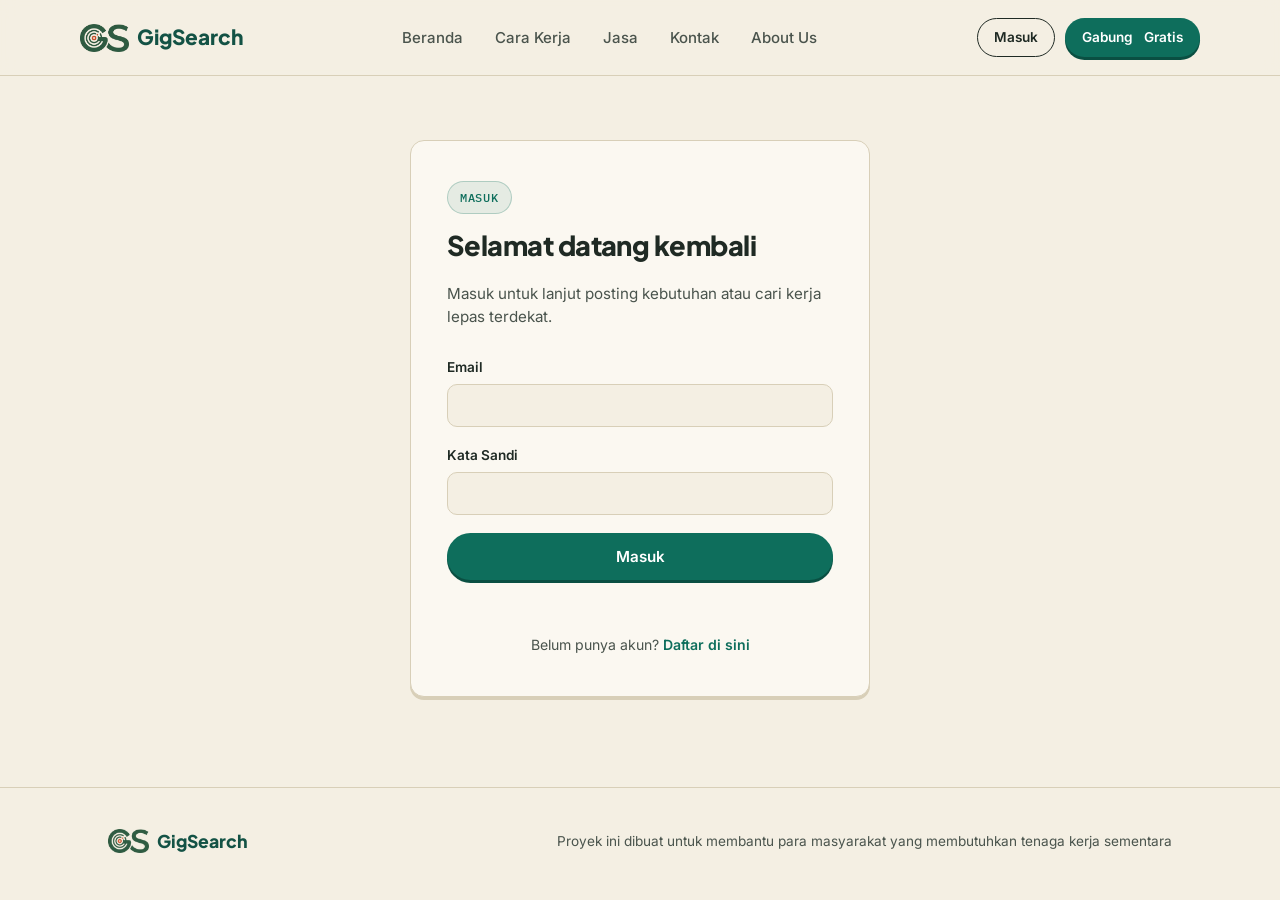
<file: tawaran.html>
<!DOCTYPE html>
<html lang="id">
<head>
<meta charset="UTF-8">
<meta name="viewport" content="width=device-width, initial-scale=1.0">
<title>Dashboard — JOBnesia</title>
<link rel="preconnect" href="https://fonts.googleapis.com">
<link rel="preconnect" href="https://fonts.gstatic.com" crossorigin>
<link href="https://fonts.googleapis.com/css2?family=Plus+Jakarta+Sans:wght@500;600;700;800&family=Inter:wght@400;500;600&family=IBM+Plex+Mono:wght@400;500&display=swap" rel="stylesheet">
<link rel="stylesheet" href="index.css">
<style>
  .dash-wrap{ padding: 56px 0 90px; }
  .dash-head{ display:flex; justify-content:space-between; align-items:flex-end; margin-bottom:32px; flex-wrap:wrap; gap:16px; }
  .dash-head .eyebrow{
    display:block; font-family:'IBM Plex Mono', monospace; font-size:0.78rem;
    letter-spacing:0.06em; text-transform:uppercase; color:var(--teal); margin-bottom:10px;
  }
  .dash-head h1{ font-size: clamp(1.6rem, 3vw, 2.2rem); margin-bottom: 6px; }
  .dash-head p{ color: var(--ink-soft); }

  .dash-stats{ display:grid; grid-template-columns: repeat(4, 1fr); gap:14px; margin-bottom:36px; }
  .dash-stat-card{
    padding:20px; border-radius:var(--radius); border:1px solid var(--line);
    background:var(--paper-raised); text-align:center;
  }
  .dash-stat-card .num{ font-family:'Plus Jakarta Sans',sans-serif; font-weight:800; font-size:1.8rem; color:var(--teal-deep); }
  .dash-stat-card .lbl{ font-size:0.78rem; color:var(--ink-soft); margin-top:4px; }

  .dash-tabs{ display:flex; gap:8px; margin-bottom:24px; border-bottom:1px solid var(--line); }
  .dash-tab{
    padding:10px 4px; margin-right:20px; font-size:0.9rem; font-weight:600; color:var(--ink-soft);
    border-bottom:2px solid transparent; cursor:pointer; background:none; border-top:none; border-left:none; border-right:none;
    font-family:'Inter',sans-serif;
  }
  .dash-tab.active{ color:var(--teal-deep); border-bottom-color:var(--teal); }

  .riwayat-list{ display:flex; flex-direction:column; gap:14px; }
  .riwayat-card{
    display:flex; justify-content:space-between; align-items:center; gap:16px;
    padding:18px 22px; border-radius:var(--radius); border:1px solid var(--line);
    background:var(--paper-raised); flex-wrap:wrap;
  }
  .riwayat-main h4{ font-family:'Plus Jakarta Sans',sans-serif; font-size:0.98rem; margin-bottom:4px; }
  .riwayat-meta{ font-size:0.8rem; color:var(--ink-soft); display:flex; gap:12px; flex-wrap:wrap; }
  .riwayat-side{ text-align:right; }
  .riwayat-budget{ font-family:'IBM Plex Mono',monospace; font-weight:600; color:var(--teal-deep); margin-bottom:6px; }

  .badge-status{ display:inline-block; padding:4px 10px; border-radius:999px; font-size:0.72rem; font-weight:600; margin-left:6px; }
  .badge-menunggu, .badge-open, .badge-pending{ background:rgba(242,169,59,0.18); color:#93630E; }
  .badge-diterima, .badge-in_progress, .badge-accepted{ background:rgba(14,110,92,0.12); color:var(--teal-deep); }
  .badge-dikerjakan{ background:rgba(14,110,92,0.12); color:var(--teal-deep); }
  .badge-selesai, .badge-completed{ background:rgba(74,84,77,0.12); color:var(--ink-soft); }
  .badge-rejected, .badge-cancelled{ background:rgba(225,68,42,0.12); color:var(--chili); }

  .applicant-list{ margin-top:14px; padding-top:14px; border-top:1px dashed var(--line); width:100%; display:flex; flex-direction:column; gap:10px; }
  .applicant-row{ display:flex; justify-content:space-between; align-items:center; gap:12px; padding:10px 12px; border-radius:10px; background:var(--paper); flex-wrap:wrap; }
  .applicant-row .pitch{ font-size:0.82rem; color:var(--ink-soft); max-width:360px; }
  .applicant-actions{ display:flex; gap:6px; }

  .empty-state{
    text-align:center; padding:60px 20px; color:var(--ink-soft);
    border:1.5px dashed var(--line); border-radius:var(--radius);
  }

  select.status-select{
    padding:6px 10px; border-radius:8px; border:1.5px solid var(--line);
    background:var(--paper); font-family:'Inter',sans-serif; font-size:0.8rem;
  }

  @media (max-width:760px){
    .dash-stats{ grid-template-columns: repeat(2, 1fr); }
    .riwayat-card{ flex-direction:column; align-items:flex-start; }
    .riwayat-side{ text-align:left; width:100%; }
  }
</style>
</head>
<body>

<header id="site-header"></header>

<main>
  <section class="dash-wrap">
    <div class="wrap">

      <div class="dash-head">
        <div>
          <span class="eyebrow" id="dashEyebrow">Dashboard</span>
          <h1 id="dashTitle">Ringkasan Aktivitas</h1>
          <p id="dashSubtitle">Pantau kebutuhan dan status pekerjaanmu di sini.</p>
        </div>
        <a id="dashCta" href="posting.html" class="btn btn-primary">Posting Kebutuhan Baru</a>
      </div>

      <div class="dash-stats" id="dashStats">
        <!-- diisi lewat JS -->
      </div>

      <div class="dash-tabs" id="dashTabs">
        <!-- diisi lewat JS, sesuai role -->
      </div>

      <div class="riwayat-list" id="riwayatList"></div>
      <div class="empty-state" id="emptyState" style="display:none;">
        Belum ada riwayat di sini.
      </div>

    </div>
  </section>
</main>

<footer id="site-footer"></footer>

<script src="components.js"></script>
<script src="script.js"></script>
<script>
  const API_BASE = 'http://localhost:8080/api/v1';

  async function apiFetch(path, options){
    options = options || {};
    const res = await fetch(API_BASE + path, {
      method: options.method || 'GET',
      headers: Object.assign({ 'Content-Type': 'application/json' }, options.headers || {}),
      body: options.body
    });
    const body = await res.json().catch(function(){ return {}; });
    if(!res.ok){
      throw new Error(body.message || 'Terjadi kesalahan, coba lagi.');
    }
    return body.data;
  }

  // ---------- Guard: harus login ----------
  const session = JSON.parse(localStorage.getItem('jobnesia_session') || 'null');
  const token = localStorage.getItem('jobnesia_token');
  if(!session || !token){
    window.location.href = 'login.html';
  }

  const isUmkm = session.role === 'umkm';
  let activeFilter = 'semua';
  let categoryLabels = {};
  let myJobs = [];          // UMKM: job yang dia posting
  let myApplications = [];  // Freelancer: lamaran dia + detail job-nya

  function formatRupiah(angka){
    return 'Rp' + Number(angka).toLocaleString('id-ID');
  }

  function waktuRelatif(iso){
    const diffMs = Date.now() - new Date(iso).getTime();
    const menit = Math.floor(diffMs / 60000);
    if(menit < 1) return 'Baru saja';
    if(menit < 60) return menit + ' menit lalu';
    const jam = Math.floor(menit / 60);
    if(jam < 24) return jam + ' jam lalu';
    return Math.floor(jam / 24) + ' hari lalu';
  }

  const STATUS_LABEL = {
    open: 'Terbuka', in_progress: 'Berjalan', completed: 'Selesai', cancelled: 'Dibatalkan',
    pending: 'Menunggu Respon', accepted: 'Diterima', rejected: 'Tidak Terpilih', withdrawn: 'Dibatalkan'
  };
  function badgeHtml(status){
    return '<span class="badge-status badge-' + status + '">' + (STATUS_LABEL[status] || status) + '</span>';
  }

  // ---------- Setup header & tab sesuai role ----------
  const dashTabs = document.getElementById('dashTabs');
  if(isUmkm){
    document.getElementById('dashEyebrow').textContent = 'Dashboard UMKM';
    document.getElementById('dashTitle').textContent = 'Riwayat Kebutuhan Kamu';
    document.getElementById('dashSubtitle').textContent = 'Semua kebutuhan yang pernah kamu posting beserta statusnya.';
    dashTabs.innerHTML =
      '<button class="dash-tab active" data-filter="semua">Semua</button>' +
      '<button class="dash-tab" data-filter="open">Terbuka</button>' +
      '<button class="dash-tab" data-filter="in_progress">Berjalan</button>' +
      '<button class="dash-tab" data-filter="completed">Selesai</button>';
  } else {
    document.getElementById('dashEyebrow').textContent = 'Dashboard Freelancer';
    document.getElementById('dashTitle').textContent = 'Riwayat Lamaran Kamu';
    document.getElementById('dashSubtitle').textContent = 'Semua tawaran kerja yang pernah kamu lamar beserta statusnya.';
    document.getElementById('dashCta').textContent = 'Cari Tawaran Kerja';
    document.getElementById('dashCta').href = 'tawaran.html';
    dashTabs.innerHTML =
      '<button class="dash-tab active" data-filter="semua">Semua</button>' +
      '<button class="dash-tab" data-filter="pending">Menunggu Respon</button>' +
      '<button class="dash-tab" data-filter="accepted">Diterima</button>' +
      '<button class="dash-tab" data-filter="rejected">Tidak Terpilih</button>';
  }
  document.querySelectorAll('.dash-tab').forEach(function(tab){
    tab.addEventListener('click', function(){
      document.querySelectorAll('.dash-tab').forEach(function(t){ t.classList.remove('active'); });
      tab.classList.add('active');
      activeFilter = tab.getAttribute('data-filter');
      isUmkm ? renderUmkm() : renderFreelancer();
    });
  });

  // ================= UMKM =================

  function renderStats(total, waiting, active, done, labelTotal, labelWaiting){
    document.getElementById('dashStats').innerHTML =
      '<div class="dash-stat-card"><div class="num">' + total + '</div><div class="lbl">' + labelTotal + '</div></div>' +
      '<div class="dash-stat-card"><div class="num">' + waiting + '</div><div class="lbl">' + labelWaiting + '</div></div>' +
      '<div class="dash-stat-card"><div class="num">' + active + '</div><div class="lbl">Sedang Berjalan</div></div>' +
      '<div class="dash-stat-card"><div class="num">' + done + '</div><div class="lbl">Selesai</div></div>';
  }

  function renderUmkm(){
    const total = myJobs.length;
    const open = myJobs.filter(function(j){ return j.status === 'open'; }).length;
    const active = myJobs.filter(function(j){ return j.status === 'in_progress'; }).length;
    const done = myJobs.filter(function(j){ return j.status === 'completed'; }).length;
    renderStats(total, open, active, done, 'Total Diposting', 'Masih Terbuka');

    let filtered = myJobs;
    if(activeFilter !== 'semua'){
      filtered = myJobs.filter(function(j){ return j.status === activeFilter; });
    }
    filtered.sort(function(a,b){ return new Date(b.created_at) - new Date(a.created_at); });

    const riwayatList = document.getElementById('riwayatList');
    const emptyState = document.getElementById('emptyState');
    if(filtered.length === 0){
      riwayatList.innerHTML = '';
      emptyState.style.display = 'block';
      return;
    }
    emptyState.style.display = 'none';

    riwayatList.innerHTML = filtered.map(function(job){
      const statusControl = job.status === 'open'
        ? '<button class="btn btn-ghost btn-sm" onclick="toggleApplicants(' + job.id + ')">Lihat Pelamar</button>'
        : '<select class="status-select" onchange="updateJobStatus(' + job.id + ', this.value)">' +
            '<option value="in_progress"' + (job.status==='in_progress'?' selected':'') + '>Berjalan</option>' +
            '<option value="completed"' + (job.status==='completed'?' selected':'') + '>Selesai</option>' +
          '</select>';

      return (
        '<div class="riwayat-card" id="job-card-' + job.id + '">' +
          '<div class="riwayat-main">' +
            '<h4>' + job.title + badgeHtml(job.status) + '</h4>' +
            '<div class="riwayat-meta">' +
              '<span>📍 ' + (job.location || '-') + '</span>' +
              '<span>' + (categoryLabels[job.category_id] || 'Lainnya') + '</span>' +
              '<span>🕒 ' + waktuRelatif(job.created_at) + '</span>' +
            '</div>' +
            '<div class="applicant-list" id="applicants-' + job.id + '" style="display:none;"></div>' +
          '</div>' +
          '<div class="riwayat-side">' +
            '<div class="riwayat-budget">' + formatRupiah(job.budget_amount) + '</div>' +
            statusControl +
          '</div>' +
        '</div>'
      );
    }).join('');
  }

  // Buka/tutup panel pelamar untuk 1 job, muat dari backend sekali saat dibuka
  async function toggleApplicants(jobId){
    const panel = document.getElementById('applicants-' + jobId);
    if(panel.style.display === 'block'){
      panel.style.display = 'none';
      return;
    }
    panel.style.display = 'block';
    panel.innerHTML = 'Memuat pelamar...';

    try {
      const apps = await apiFetch('/applications/job/' + jobId, { headers: { 'Authorization': 'Bearer ' + token } });
      if(apps.length === 0){
        panel.innerHTML = '<span style="font-size:0.85rem; color:var(--ink-soft);">Belum ada yang melamar.</span>';
        return;
      }
      panel.innerHTML = apps.map(function(app){
        if(app.status === 'pending'){
          return '<div class="applicant-row">' +
            '<div><b>Freelancer #' + app.freelancer_id + '</b> ' + badgeHtml(app.status) +
              '<div class="pitch">' + app.pitch_message + '</div></div>' +
            '<div class="applicant-actions">' +
              '<button class="btn btn-primary btn-sm" onclick="respondApplicant(' + app.id + ', ' + jobId + ', \'accepted\')">Terima</button>' +
              '<button class="btn btn-ghost btn-sm" onclick="respondApplicant(' + app.id + ', ' + jobId + ', \'rejected\')">Tolak</button>' +
            '</div>' +
          '</div>';
        }
        return '<div class="applicant-row">' +
          '<div><b>Freelancer #' + app.freelancer_id + '</b> ' + badgeHtml(app.status) +
            '<div class="pitch">' + app.pitch_message + '</div></div>' +
        '</div>';
      }).join('');
    } catch(err){
      panel.innerHTML = '<span style="font-size:0.85rem; color:var(--chili);">Gagal memuat: ' + err.message + '</span>';
    }
  }

  // Terima/tolak pelamar. Kalau diterima, job otomatis dipindah ke status "Berjalan".
  async function respondApplicant(appId, jobId, newStatus){
    try {
      await apiFetch('/applications/' + appId + '/status', {
        method: 'PATCH',
        headers: { 'Authorization': 'Bearer ' + token },
        body: JSON.stringify({ status: newStatus })
      });
      if(newStatus === 'accepted'){
        await apiFetch('/jobs/' + jobId + '/status', {
          method: 'PATCH',
          headers: { 'Authorization': 'Bearer ' + token },
          body: JSON.stringify({ status: 'in_progress' })
        });
      }
      await loadData();
    } catch(err){
      alert('Gagal memproses: ' + err.message);
    }
  }

  // Dipanggil dari dropdown status (UMKM, job yang sudah berjalan)
  async function updateJobStatus(jobId, newStatus){
    try {
      await apiFetch('/jobs/' + jobId + '/status', {
        method: 'PATCH',
        headers: { 'Authorization': 'Bearer ' + token },
        body: JSON.stringify({ status: newStatus })
      });
      await loadData();
    } catch(err){
      alert('Gagal mengubah status: ' + err.message);
    }
  }

  // ================= FREELANCER =================

  function renderFreelancer(){
    const total = myApplications.length;
    const pending = myApplications.filter(function(a){ return a.status === 'pending'; }).length;
    const accepted = myApplications.filter(function(a){ return a.status === 'accepted'; }).length;
    const rejected = myApplications.filter(function(a){ return a.status === 'rejected'; }).length;
    renderStats(total, pending, accepted, rejected, 'Total Dilamar', 'Menunggu Respon');

    let filtered = myApplications;
    if(activeFilter !== 'semua'){
      filtered = myApplications.filter(function(a){ return a.status === activeFilter; });
    }
    filtered.sort(function(a,b){ return new Date(b.applied_at) - new Date(a.applied_at); });

    const riwayatList = document.getElementById('riwayatList');
    const emptyState = document.getElementById('emptyState');
    if(filtered.length === 0){
      riwayatList.innerHTML = '';
      emptyState.style.display = 'block';
      return;
    }
    emptyState.style.display = 'none';

    riwayatList.innerHTML = filtered.map(function(app){
      const job = app.job;
      return (
        '<div class="riwayat-card">' +
          '<div class="riwayat-main">' +
            '<h4>' + job.title + badgeHtml(app.status) + '</h4>' +
            '<div class="riwayat-meta">' +
              '<span>📍 ' + (job.location || '-') + '</span>' +
              '<span>Status kebutuhan: ' + STATUS_LABEL[job.status] + '</span>' +
              '<span>🕒 ' + waktuRelatif(app.applied_at) + '</span>' +
            '</div>' +
          '</div>' +
          '<div class="riwayat-side">' +
            '<div class="riwayat-budget">' + formatRupiah(job.budget_amount) + '</div>' +
          '</div>' +
        '</div>'
      );
    }).join('');
  }

  // ================= MUAT DATA =================

  async function loadData(){
    const categories = await apiFetch('/categories');
    categories.forEach(function(cat){ categoryLabels[cat.id] = cat.name; });

    const allJobs = await apiFetch('/jobs');

    if(isUmkm){
      myJobs = allJobs.filter(function(j){ return j.umkm_id === session.profileId; });
      renderUmkm();
    } else {
      const apps = await apiFetch('/applications/freelancer/' + session.profileId, {
        headers: { 'Authorization': 'Bearer ' + token }
      });
      const jobById = {};
      allJobs.forEach(function(j){ jobById[j.id] = j; });
      myApplications = apps
        .map(function(a){ return Object.assign({}, a, { job: jobById[a.job_id] }); })
        .filter(function(a){ return a.job; }); // buang kalau job-nya somehow sudah tidak ada
      renderFreelancer();
    }
  }

  loadData();
</script>

</body>
</html>
</file>
<file: index.css>
:root{
    --paper: #F4EFE3;
    --paper-raised: #FBF8F1;
    --ink: #1F2A24;
    --ink-soft: #4A544D;
    --teal: #0E6E5C;
    --teal-deep: #0A4F42;
    --chili: #E1442A;
    --kunyit: #F2A93B;
    --line: #D8CFB8;
    --radius: 14px;
    --wrap: 1120px;
    --font-colour: #135245;
  }

  *{ box-sizing: border-box; }
  html{ scroll-behavior: smooth; }
  body{
    margin:0;
    background: var(--paper);
    color: var(--ink);
    font-family: 'Inter', sans-serif;
    font-size: 16px;
    line-height: 1.55;
    -webkit-font-smoothing: antialiased;
  }
  h1,h2,h3, .display{
    font-family: 'Plus Jakarta Sans', sans-serif;
    font-weight: 800;
    letter-spacing: -0.02em;
    margin: 0;
  }
  .mono{ font-family: 'IBM Plex Mono', monospace; }
  a{ color: inherit; }
  img, svg{ display:block; max-width:100%; }
  button{ font-family: inherit; cursor: pointer; }

  .wrap{
    max-width: var(--wrap);
    margin: 0 auto;
    padding: 0 28px;
  }

  :focus-visible{
    outline: 3px solid var(--teal);
    outline-offset: 3px;
  }

  @media (prefers-reduced-motion: reduce){
    *{ animation-duration: 0.01ms !important; animation-iteration-count: 1 !important; transition-duration: 0.01ms !important; scroll-behavior: auto !important; }
  }

  /* ---------- NAV ---------- */
  header{
    position: sticky;
    top: 0;
    z-index: 50;
    background: rgba(244,239,227,0.9);
    backdrop-filter: blur(8px);
    border-bottom: 1px solid var(--line);
  }
  .nav{
    display:flex;
    align-items:center;
    justify-content: space-between;
    padding: 18px 28px;
  }
  .logo{
  display:flex;
  align-items:center;
  gap:8px;
  font-family:'Plus Jakarta Sans', sans-serif;
  font-weight:800;
  font-size: 1.3rem;
  color: var(--font-colour);   /* ganti dengan #CDA74B kalau mau versi lebih tegas */
}
  .logo .dot{
    width: 10px; height:10px; border-radius: 50%;
    background: var(--chili);
    box-shadow: 0 0 0 4px rgba(225,68,42,0.15);
  }
  .nav-links{
    display:flex;
    gap: 32px;
    list-style:none;
    margin:0; padding:0;
    font-size: 0.94rem;
    font-weight: 500;
    color: var(--ink-soft);
  }
  .nav-links a{ text-decoration:none; }
  .nav-links a:hover{ color: var(--ink); }
  .nav-cta{
    display:flex; gap:10px; align-items:center;
  }
  .btn{
    display:inline-flex;
    align-items:center;
    gap: 8px;
    padding: 11px 20px;
    border-radius: 999px;
    font-weight: 600;
    font-size: 0.92rem;
    border: 1.5px solid transparent;
    text-decoration:none;
    transition: transform 0.15s ease, box-shadow 0.15s ease;
    white-space: nowrap;
  }
  .btn:hover{ transform: translateY(-1px); }
  .btn-primary{
    background: var(--teal);
    color: #fff;
    box-shadow: 0 3px 0 var(--teal-deep);
  }
  .btn-primary:hover{ box-shadow: 0 4px 0 var(--teal-deep); }
  .btn-primary:active{ transform: translateY(1px); box-shadow: 0 2px 0 var(--teal-deep); }
  .btn-ghost{
    border-color: var(--ink);
    color: var(--ink);
    background: transparent;
  }
  .btn-ghost:hover{ background: var(--ink); color: var(--paper); }
  .btn-sm{ padding: 8px 16px; font-size: 0.85rem; }
  .menu-toggle{
    display:none;
    background:none; border:none; padding: 6px;
  }
  .menu-toggle span{ display:block; width:22px; height:2px; background:var(--ink); margin: 5px 0; }

  /* ---------- HERO ---------- */
  .hero{
    padding: 76px 0 90px;
    position: relative;
    overflow: hidden;
  }
  .hero-grid{
    display:grid;
    grid-template-columns: 1.05fr 0.9fr;
    gap: 56px;
    align-items:center;
  }
  .eyebrow{
    display:inline-flex;
    align-items:center;
    gap:8px;
    font-family:'IBM Plex Mono', monospace;
    font-size: 0.76rem;
    letter-spacing: 0.08em;
    text-transform: uppercase;
    color: var(--teal-deep);
    background: rgba(14,110,92,0.09);
    border: 1px solid rgba(14,110,92,0.25);
    padding: 6px 12px;
    border-radius: 999px;
    margin-bottom: 22px;
  }
  .eyebrow::before{
    content:"";
    width:6px; height:6px; border-radius:50%;
    background: var(--chili);
  }
  .hero h1{
    font-size: clamp(2.2rem, 4vw, 3.2rem);
    line-height: 1.08;
  }
  .hero h1 .accent{ color: var(--chili); }
  .hero p.lead{
    margin-top: 22px;
    font-size: 1.12rem;
    color: var(--ink-soft);
    max-width: 480px;
  }
  .hero-actions{
    display:flex;
    gap: 14px;
    margin-top: 32px;
    flex-wrap: wrap;
  }
  .hero-note{
    margin-top: 26px;
    font-size: 0.85rem;
    color: var(--ink-soft);
    display:flex;
    align-items:center;
    gap: 10px;
  }
  .hero-note .avatars{
    display:flex;
  }
  .hero-note .avatars span{
    width: 26px; height:26px; border-radius:50%;
    border: 2px solid var(--paper);
    margin-left: -8px;
    background: var(--teal);
    display:inline-block;
  }
  .hero-note .avatars span:nth-child(2){ background: var(--kunyit); }
  .hero-note .avatars span:nth-child(3){ background: var(--chili); }
  .hero-note .avatars span:first-child{ margin-left:0; }

  /* --- signature: the "nota SOS" receipt ticket --- */
  .ticket-stage{
    position:relative;
    display:grid;
    justify-items:center;
    perspective: 900px;
  }
  .ticket-behind,
  .ticket{
    grid-area: 1 / 1;
    width: 100%;
    max-width: 340px;
  }
  .ticket{
    background-color: var(--kunyit);
    background-image:
      repeating-linear-gradient(115deg, rgba(31,42,36,0.035) 0px, rgba(31,42,36,0.035) 1px, transparent 1px, transparent 3px),
      repeating-linear-gradient(25deg, rgba(31,42,36,0.03) 0px, rgba(31,42,36,0.03) 1px, transparent 1px, transparent 4px);
    padding: 26px 24px 30px;
    border-radius: 4px;
    transform: rotate(var(--tilt, 2.5deg));
    transform-origin: top center;
    box-shadow: 0 24px 48px -18px rgba(31,42,36,0.35), 0 2px 0 rgba(31,42,36,0.06);
    position: relative;
    z-index: 2;
    transition: transform 0.4s cubic-bezier(0.22, 1, 0.36, 1), box-shadow 0.4s ease;
    backface-visibility: hidden;
    will-change: transform;
  }
  .ticket::before{
    content:"";
    position:absolute;
    left:0; right:0; bottom:-9px;
    height: 18px;
    background:
      radial-gradient(circle at 9px 0, transparent 9px, var(--paper) 9.5px) repeat-x;
    background-size: 18px 18px;
  }
  .ticket-head{
    display:flex;
    justify-content:space-between;
    align-items:flex-start;
    border-bottom: 1.5px dashed var(--line);
    padding-bottom: 14px;
    margin-bottom: 14px;
    position: relative;
    z-index: 1;
  }
  .ticket-head .brand{
    font-family:'Plus Jakarta Sans', sans-serif;
    font-weight: 800;
    font-size: 1.05rem;
  }
  .ticket-head .no{
    font-family:'IBM Plex Mono', monospace;
    font-size: 0.72rem;
    color: var(--ink-soft);
    text-align:right;
  }
  .ticket-title{
    font-family:'IBM Plex Mono', monospace;
    font-size: 0.7rem;
    letter-spacing: 0.1em;
    text-transform: uppercase;
    color: var(--ink-soft);
    margin-bottom: 10px;
    position: relative;
    z-index: 1;
  }
  .ticket-row{
    display:flex;
    justify-content:space-between;
    font-size: 0.88rem;
    padding: 6px 0;
    position: relative;
    z-index: 1;
  }
  .ticket-row .k{ color: var(--ink-soft); }
  .ticket-row .v{ font-weight: 600; text-align:right; }
  .ticket-divider{
    border: none;
    border-top: 1.5px dashed var(--line);
    margin: 14px 0;
    position: relative;
    z-index: 1;
  }
  .ticket-status{
    background: rgba(14,110,92,0.08);
    border: 1px solid rgba(14,110,92,0.25);
    border-radius: 8px;
    padding: 12px 14px;
    position: relative;
    z-index: 1;
  }
  .ticket-status .label{
    font-family:'IBM Plex Mono', monospace;
    font-size: 0.68rem;
    text-transform: uppercase;
    letter-spacing: 0.06em;
    color: var(--teal-deep);
    display:flex; align-items:center; gap:6px;
  }
  .ticket-status .label .pulse{
    width:7px; height:7px; border-radius:50%;
    background: var(--chili);
    animation: pulse 1.6s ease-in-out infinite;
  }
  @keyframes pulse{
    0%,100%{ box-shadow: 0 0 0 0 rgba(225,68,42,0.5); }
    50%{ box-shadow: 0 0 0 6px rgba(225,68,42,0); }
  }
  .ticket-status .msg{
    font-size: 0.86rem;
    margin-top: 4px;
    font-weight: 600;
  }
  .ticket-timer{
    font-family:'IBM Plex Mono', monospace;
    font-size: 0.76rem;
    color: var(--ink-soft);
    margin-top: 8px;
  }
  .ticket-behind{
    align-self: stretch;
    background-color: var(--paper-raised);
    background-image:
      repeating-linear-gradient(115deg, rgba(31,42,36,0.02) 0px, rgba(31,42,36,0.02) 1px, transparent 1px, transparent 3px);
    border-radius: 4px;
    transform: rotate(var(--tilt-behind, -4deg));
    box-shadow: 0 14px 30px -18px rgba(31,42,36,0.25);
    position: relative;
    z-index: 1;
    transition: transform 0.4s cubic-bezier(0.22, 1, 0.36, 1), box-shadow 0.4s ease;
    backface-visibility: hidden;
    will-change: transform;
  }

  /* hover: lift the bottom of the ticket toward the viewer, like picking up a paper's edge */
  .ticket-stage:hover .ticket{
    transform: rotate(var(--tilt, 2.5deg)) translateY(-6px) rotateX(9deg);
    box-shadow: 0 34px 60px -16px rgba(31,42,36,0.42), 0 2px 0 rgba(31,42,36,0.06);
  }
  .ticket-stage:hover .ticket-behind{
    transform: rotate(var(--tilt-behind, -4deg)) translateY(-3px) rotateX(6deg);
    box-shadow: 0 20px 38px -18px rgba(31,42,36,0.3);
  }

  /* ---------- SECTION SHARED ---------- */
  section{ padding: 88px 0; }
  .section-head{
    max-width: 620px;
    margin: 0 auto 52px;
    text-align:center;
  }
  .section-head .eyebrow{ margin-bottom:16px; }
  .section-head h2{ font-size: clamp(1.7rem, 3vw, 2.3rem); line-height:1.15; }
  .section-head p{ margin-top:14px; color: var(--ink-soft); font-size:1.02rem; }

  /* ---------- PROBLEM STATS ---------- */
  .problem{ background: var(--paper-raised); border-top:1px solid var(--line); border-bottom:1px solid var(--line); }
  .stat-grid{
    display:grid;
    grid-template-columns: repeat(3, 1fr);
    gap: 24px;
  }
  .stat-card{
    background: var(--paper);
    border: 1px solid var(--line);
    border-radius: var(--radius);
    padding: 30px 26px;
  }
  .stat-card .num{
    font-family:'Plus Jakarta Sans', sans-serif;
    font-weight: 800;
    font-size: 2.4rem;
    color: var(--teal);
    line-height:1;
  }
  .stat-card p{
    margin-top: 12px;
    color: var(--ink-soft);
    font-size: 0.94rem;
  }

  /* ---------- HOW IT WORKS ---------- */
  .steps{
    display:grid;
    grid-template-columns: repeat(4, 1fr);
    gap: 20px;
  }
  .step{
    position:relative;
    padding: 28px 22px 24px;
    background: var(--paper-raised);
    border: 1px solid var(--line);
    border-radius: var(--radius);
  }
  .step .step-no{
    font-family:'IBM Plex Mono', monospace;
    font-size: 0.78rem;
    color: var(--chili);
    font-weight: 500;
  }
  .step h3{
    font-size: 1.04rem;
    margin-top: 10px;
    font-family: 'Plus Jakarta Sans', sans-serif;
    font-weight: 700;
  }
  .step p{
    margin-top:8px;
    font-size: 0.88rem;
    color: var(--ink-soft);
  }
  .step-connector{
    display:none;
  }

  /* ---------- FEATURES ---------- */
  .feature-grid{
    display:grid;
    grid-template-columns: repeat(3, 1fr);
    gap: 22px;
  }
  .feature-card{
    padding: 28px 24px;
    border-radius: var(--radius);
    border: 1px solid var(--line);
    background: var(--paper-raised);
    transition: border-color 0.15s ease, transform 0.15s ease;
  }
  .feature-card:hover{ border-color: var(--teal); transform: translateY(-2px); }
  .feature-icon{
    width: 42px; height:42px;
    border-radius: 10px;
    display:flex; align-items:center; justify-content:center;
    margin-bottom: 16px;
  }
  .feature-icon svg{ width:20px; height:20px; }
  .feature-card h3{
    font-size: 1.02rem;
    font-family:'Plus Jakarta Sans', sans-serif;
    font-weight: 700;
  }
  .feature-card p{
    margin-top: 8px;
    font-size: 0.89rem;
    color: var(--ink-soft);
  }
  .ic-teal{ background: rgba(14,110,92,0.12); color: var(--teal); }
  .ic-chili{ background: rgba(225,68,42,0.12); color: var(--chili); }
  .ic-kunyit{ background: rgba(242,169,59,0.18); color: #93630E; }

  /* ---------- FREELANCER STRIP ---------- */
  .freelancer{
    background: var(--teal);
    color: #fff;
    border-radius: 24px;
    margin: 0 28px;
    padding: 56px 48px;
  }
  .freelancer-inner{
    max-width: var(--wrap);
    margin:0 auto;
    display:grid;
    grid-template-columns: 1fr 1fr;
    gap: 40px;
    align-items:center;
  }
  .freelancer .eyebrow{
    background: rgba(255,255,255,0.14);
    border-color: rgba(255,255,255,0.3);
    color: #fff;
  }
  .freelancer .eyebrow::before{ background: var(--kunyit); }
  .freelancer h2{
    font-size: clamp(1.5rem, 2.6vw, 2rem);
    line-height:1.2;
  }
  .freelancer-list{
    list-style:none;
    margin: 24px 0 0;
    padding:0;
    display:grid;
    gap: 14px;
  }
  .freelancer-list li{
    display:flex;
    gap: 12px;
    font-size: 0.95rem;
    color: rgba(255,255,255,0.92);
  }
  .freelancer-list li::before{
    content:"→";
    color: var(--kunyit);
    font-weight:700;
    flex-shrink:0;
  }
  .freelancer .btn-primary{
    background: var(--kunyit);
    color: var(--ink);
    box-shadow: 0 3px 0 #B9791E;
    margin-top: 28px;
  }

  /* ---------- CTA / WAITLIST ---------- */
  .cta{ text-align:center; }
  .cta h2{ font-size: clamp(1.8rem, 3.4vw, 2.6rem); }
  .cta p{ margin-top: 14px; color: var(--ink-soft); max-width: 480px; margin-left:auto; margin-right:auto; }
  .waitlist-form{
    margin-top: 32px;
    display:flex;
    gap: 10px;
    max-width: 440px;
    margin-left:auto; margin-right:auto;
  }
  .waitlist-form input{
    flex:1;
    padding: 13px 18px;
    border-radius: 999px;
    border: 1.5px solid var(--line);
    background: var(--paper-raised);
    font-family: inherit;
    font-size: 0.95rem;
    color: var(--ink);
  }
  .waitlist-form input:focus{ border-color: var(--teal); outline:none; }
  .waitlist-msg{
    margin-top: 16px;
    font-size: 0.88rem;
    color: var(--teal-deep);
    font-weight:600;
    min-height: 1.2em;
  }

  /* ---------- FOOTER ---------- */
  footer{
    border-top: 1px solid var(--line);
    padding: 40px 0;
  }
  .footer-inner{
    display:flex;
    justify-content:space-between;
    align-items:center;
    flex-wrap:wrap;
    gap: 16px;
  }
  .footer-inner .logo{ font-size: 1.1rem; }
  footer p{ color: var(--ink-soft); font-size: 0.85rem; margin:0; }

  /* ---------- RESPONSIVE ---------- */

@media (max-width: 900px){
  .hero-grid{ grid-template-columns: 1fr; gap: 40px; }
  .ticket-stage{ order:-1; }
  .stat-grid{ grid-template-columns: 1fr; }
  .steps{ grid-template-columns: 1fr 1fr; }
  .feature-grid{ grid-template-columns: 1fr 1fr; }
  .freelancer-inner{ grid-template-columns: 1fr; }
  .freelancer{ margin: 0 16px; padding: 40px 26px; }
  
  /* Halaman Cara Kerja */
  .process-block{ grid-template-columns: 1fr; row-gap: 18px; }
  .process-track::before{ display: none; }
  .process-marker{ margin-bottom: 4px; }
  .process-visual{ width: 100%; max-width: 340px; }
  .process-block + .process-block{ margin-top: 40px; }

  /* Halaman About & Kontak */
  .mv-grid{ grid-template-columns: 1fr; }
  .value-grid{ grid-template-columns: 1fr 1fr; }
  .team-grid{ grid-template-columns: 1fr; }
  .contact-grid{ grid-template-columns: 1fr; }
}

@media (max-width: 768px){
  .nav-links {
    display: none;
    flex-direction: column;
    position: absolute;
    top: 68px; /* Tepat di bawah header */
    left: 0; right: 0;
    background: var(--paper-raised);
    padding: 20px 28px;
    border-bottom: 1px solid var(--line);
    box-shadow: 0 8px 16px rgba(0,0,0,0.06);
    gap: 20px;
  }
  .nav-links.active {
    display: flex;
    animation: slideDown 0.3s ease forwards;
  }
  @keyframes slideDown {
    from { opacity: 0; transform: translateY(-10px); }
    to { opacity: 1; transform: translateY(0); }
  }
  .menu-toggle { display: block; }
  .mobile-hide { display: none !important; }
}

@media (max-width: 640px){
  .steps{ grid-template-columns: 1fr; }
  .feature-grid{ grid-template-columns: 1fr; }
  .value-grid{ grid-template-columns: 1fr; }
  .wrap{ padding: 0 20px; }
  .hero{ padding: 48px 0 60px; }
  section{ padding: 60px 0; }
  .waitlist-form{ flex-direction:column; }
  .nav-cta .btn-primary span.long{ display:none; }
  
  /* Halaman Cara Kerja */
  .steps-more{ justify-content: center; }
  .faq-question{ padding: 14px 16px; font-size: 0.9rem; }
  .faq-answer p{ padding: 0 16px 16px; }
}

/* ---------- ABOUT PAGE ---------- */
.page-hero{
  padding: 64px 0 20px;
  text-align: center;
}
.page-hero .eyebrow{ margin: 0 auto 20px; }
.page-hero h1{
  font-size: clamp(2rem, 3.6vw, 2.8rem);
  line-height: 1.12;
  max-width: 680px;
  margin: 0 auto;
}
.page-hero p.lead{
  max-width: 560px;
  margin: 20px auto 0;
  color: var(--ink-soft);
  font-size: 1.05rem;
}

.story{
  max-width: 720px;
  margin: 0 auto;
}
.story p{
  color: var(--ink-soft);
  font-size: 1.02rem;
  margin-bottom: 18px;
}
.story p strong{ color: var(--ink); }

.mv-grid{
  display:grid;
  grid-template-columns: 1fr 1fr;
  gap: 22px;
}
.mv-card{
  padding: 32px 28px;
  border-radius: var(--radius);
  border: 1px solid var(--line);
  background: var(--paper-raised);
}
.mv-card .tag{
  font-family:'IBM Plex Mono', monospace;
  font-size: 0.72rem;
  text-transform: uppercase;
  letter-spacing: 0.08em;
  color: var(--teal-deep);
}
.mv-card h3{
  margin-top: 10px;
  font-size: 1.2rem;
  font-family: 'Plus Jakarta Sans', sans-serif;
  font-weight: 700;
}
.mv-card p{
  margin-top: 10px;
  color: var(--ink-soft);
  font-size: 0.95rem;
}

.value-grid{
  display:grid;
  grid-template-columns: repeat(4, 1fr);
  gap: 18px;
}
.value-card{
  text-align:center;
  padding: 26px 18px;
  border-radius: var(--radius);
  border: 1px solid var(--line);
  background: var(--paper);
}
.value-card .value-icon{
  width: 44px; height:44px;
  margin: 0 auto 14px;
  border-radius: 50%;
  background: rgba(14,110,92,0.1);
  color: var(--teal);
  display:flex; align-items:center; justify-content:center;
}
.value-card .value-icon svg{ width:20px; height:20px; }
.value-card h3{
  font-size: 0.98rem;
  font-family: 'Plus Jakarta Sans', sans-serif;
  font-weight: 700;
}
.value-card p{
  margin-top: 8px;
  font-size: 0.85rem;
  color: var(--ink-soft);
}

.team-grid{
  display:grid;
  grid-template-columns: repeat(3, 1fr);
  gap: 22px;
}
.team-card{
  text-align:center;
  padding: 28px 20px;
  border-radius: var(--radius);
  border: 1px solid var(--line);
  background: var(--paper-raised);
}
.team-avatar{
  width: 108px; height:108px;
  border-radius: 50%;
  margin: 0 auto 16px;
  display:flex; align-items:center; justify-content:center;
  font-family:'Plus Jakarta Sans', sans-serif;
  font-weight: 700;
  font-size: 1.1rem;
  color: #fff;
}
img.team-avatar{
  object-fit: cover;
  object-position: center;
}
.team-card h3{
  font-size: 1rem;
  font-family: 'Plus Jakarta Sans', sans-serif;
  font-weight: 700;
}
.team-card .role{
  font-family:'IBM Plex Mono', monospace;
  font-size: 0.74rem;
  color: var(--chili);
  margin-top: 4px;
  text-transform: uppercase;
  letter-spacing: 0.05em;
}

@media (max-width: 900px){
  .mv-grid{ grid-template-columns: 1fr; }
  .value-grid{ grid-template-columns: 1fr 1fr; }
  .team-grid{ grid-template-columns: 1fr; }
}
@media (max-width: 640px){
  .value-grid{ grid-template-columns: 1fr; }
}

/* ---------- KONTAK PAGE ---------- */
.contact-grid{
  display:grid;
  grid-template-columns: repeat(3, 1fr);
  gap: 24px;
}
.contact-card{
  text-align:center;
  padding: 36px 26px;
  border-radius: var(--radius);
  border: 1px solid var(--line);
  background: var(--paper-raised);
  transition: border-color 0.15s ease, transform 0.15s ease;
}
.contact-card:hover{ border-color: var(--teal); transform: translateY(-2px); }
.contact-icon{
  width: 52px; height:52px;
  border-radius: 50%;
  margin: 0 auto 18px;
  display:flex; align-items:center; justify-content:center;
}
.contact-icon svg{ width:24px; height:24px; }
.contact-card .tag{
  font-family:'IBM Plex Mono', monospace;
  font-size: 0.7rem;
  text-transform: uppercase;
  letter-spacing: 0.08em;
  color: var(--ink-soft);
}
.contact-card h3{
  margin-top: 8px;
  font-size: 1.1rem;
  font-family: 'Plus Jakarta Sans', sans-serif;
  font-weight: 700;
}
.contact-card p{
  margin-top: 8px;
  font-size: 0.88rem;
  color: var(--ink-soft);
}
.contact-card .number{
  margin-top: 16px;
  font-family:'IBM Plex Mono', monospace;
  font-size: 1.02rem;
  font-weight: 500;
  color: var(--ink);
}
.contact-card .btn{
  margin-top: 18px;
  width: 100%;
  justify-content:center;
}

@media (max-width: 900px){
  .contact-grid{ grid-template-columns: 1fr; }
}

/* ---------- CARA KERJA TEASER: "Selengkapnya" link ---------- */
.steps-more{
  display: flex;
  justify-content: flex-end;
  margin-top: 22px;
}
.link-more{
  display: inline-flex;
  align-items: center;
  gap: 6px;
  font-family: 'Plus Jakarta Sans', sans-serif;
  font-weight: 700;
  font-size: 0.95rem;
  color: var(--teal-deep);
  text-decoration: none;
  padding: 8px 2px;
}
.link-more:hover{ color: var(--teal); }
.link-more span{ display: inline-block; transition: transform 0.2s ease; }
.link-more:hover span{ transform: translateX(4px); }

/* ---------- CARA KERJA DETAIL PAGE ---------- */
.page-hero h1 .accent{ color: var(--chili); }

/* shared scroll-reveal utility */
.reveal{
  opacity: 0;
  transform: translateY(24px);
  transition: opacity 0.7s ease, transform 0.7s ease;
}
.reveal.is-visible{ opacity: 1; transform: none; }

/* process track */
.process-track{ position: relative; }
.process-track::before{
  content: "";
  position: absolute;
  left: 23px;
  top: 6px;
  bottom: 6px;
  width: 2px;
  background: var(--line);
  z-index: 0;
}
.process-block{
  display: grid;
  grid-template-columns: 48px 340px 1fr;
  column-gap: 32px;
  align-items: start;
  position: relative;
}
.process-block + .process-block{ margin-top: 56px; }
.process-marker{
  width: 48px; height: 48px;
  border-radius: 50%;
  background: var(--paper);
  border: 2px solid var(--chili);
  display: flex; align-items: center; justify-content: center;
  position: relative;
  z-index: 1;
}
.process-marker .process-no{ font-size: 0.8rem; font-weight: 600; color: var(--chili); }
.process-visual{
  width: 340px;
  padding: 32px 28px;
  min-height: 200px;
  background: var(--paper-raised);
  border: 1px solid var(--line);
  border-radius: var(--radius);
  display: flex; align-items: center; justify-content: center;
  overflow: hidden;
  position: relative;
  box-shadow: 0 16px 34px -22px rgba(31,42,36,0.35);
}
.process-content h3{
  font-size: 1.2rem;
  font-family: 'Plus Jakarta Sans', sans-serif;
  font-weight: 700;
}
.process-content p.process-lead{
  margin-top: 10px;
  font-size: 0.96rem;
  color: var(--ink-soft);
  max-width: 500px;
}
.process-detail-list{
  list-style: none;
  margin: 16px 0 0;
  padding: 0;
  display: grid;
  gap: 10px;
  max-width: 540px;
}
.process-detail-list li{
  display: flex;
  gap: 10px;
  font-size: 0.9rem;
  color: var(--ink);
}
.process-detail-list li::before{
  content: "→";
  color: var(--chili);
  font-weight: 700;
  flex-shrink: 0;
}
.process-tip{
  margin-top: 16px;
  max-width: 540px;
  background: rgba(14,110,92,0.08);
  border: 1px solid rgba(14,110,92,0.25);
  border-radius: 8px;
  padding: 11px 14px;
  font-size: 0.84rem;
  color: var(--teal-deep);
  display: flex;
  gap: 8px;
  align-items: flex-start;
}
.process-tip svg{ width: 15px; height: 15px; flex-shrink: 0; margin-top: 2px; }

/* visual 1 — mini nota (posting kebutuhan) */
.mini-ticket{
  width: 220px;
  background: var(--paper);
  border: 1px solid var(--line);
  border-radius: 8px;
  padding: 14px 16px 16px;
  transform: rotate(-1.5deg);
  box-shadow: 0 10px 20px -12px rgba(31,42,36,0.3);
}
.mt-head{
  display: flex; justify-content: space-between; align-items: center;
  border-bottom: 1.5px dashed var(--line);
  padding-bottom: 9px; margin-bottom: 9px;
}
.mt-brand{ font-family: 'Plus Jakarta Sans', sans-serif; font-weight: 800; font-size: 0.78rem; }
.mt-blink{ width: 7px; height: 7px; border-radius: 50%; background: var(--chili); animation: pulse 1.6s ease-in-out infinite; }
.mt-row{
  display: flex; justify-content: space-between; gap: 10px;
  font-size: 0.74rem; padding: 4px 0;
  opacity: 0; transform: translateY(6px);
  animation: mtRowIn 6s ease-in-out infinite;
}
.mt-row span{ color: var(--ink-soft); }
.mt-row b{ font-weight: 600; text-align: right; }
.mt-row.r1{ animation-delay: 0s; }
.mt-row.r2{ animation-delay: 0.55s; }
.mt-row.r3{ animation-delay: 1.1s; }
@keyframes mtRowIn{
  0%, 6%{ opacity: 0; transform: translateY(6px); }
  16%, 82%{ opacity: 1; transform: translateY(0); }
  94%, 100%{ opacity: 0; transform: translateY(-4px); }
}
.mt-wa{
  display: flex; align-items: center; gap: 6px;
  margin-top: 10px; padding-top: 9px;
  border-top: 1.5px dashed var(--line);
  font-family: 'IBM Plex Mono', monospace;
  font-size: 0.6rem; text-transform: uppercase; letter-spacing: 0.04em;
  color: var(--teal-deep);
}
.mt-wa svg{ width: 12px; height: 12px; }

/* visual 2 — radar (match otomatis) */
.radar{ position: relative; width: 160px; height: 160px; }
.radar-ring{
  position: absolute; top: 50%; left: 50%;
  width: 32px; height: 32px;
  margin: -16px 0 0 -16px;
  border-radius: 50%;
  border: 1.5px solid var(--teal);
  transform: scale(0);
  opacity: 0.8;
  animation: radarPing 3s ease-out infinite;
}
.radar-ring.ring2{ animation-delay: 1s; }
.radar-ring.ring3{ animation-delay: 2s; }
@keyframes radarPing{
  0%{ transform: scale(0); opacity: 0.7; }
  100%{ transform: scale(5); opacity: 0; }
}
.radar-center{
  position: absolute; top: 50%; left: 50%;
  width: 14px; height: 14px; margin: -7px 0 0 -7px;
  border-radius: 50%;
  background: var(--teal);
  box-shadow: 0 0 0 5px var(--paper-raised);
  z-index: 2;
}
.radar-dot{
  position: absolute;
  width: 9px; height: 9px;
  border-radius: 50%;
  background: var(--line);
  z-index: 1;
  animation: dotFound 4.5s ease-in-out infinite;
}
.radar-dot.d1{ top: 22%; left: 28%; animation-delay: 0.6s; }
.radar-dot.d2{ top: 18%; left: 68%; animation-delay: 1.4s; }
.radar-dot.d3{ top: 70%; left: 74%; animation-delay: 2.2s; }
.radar-dot.d4{ top: 74%; left: 22%; animation-delay: 3s; }
@keyframes dotFound{
  0%, 12%{ background: var(--line); transform: scale(1); }
  22%, 70%{ background: var(--chili); transform: scale(1.3); }
  85%, 100%{ background: var(--line); transform: scale(1); }
}

/* visual 3 — pekerja menuju lokasi */
.route{ width: 230px; position: relative; padding-top: 26px; }
.process-visual{ position: relative; }
.process-visual .map-bg{
  position: absolute;
  inset: 0;
  z-index: 0;
  border-radius: inherit;
  overflow: hidden;
}
.process-visual .map-img{
  width: 100%; height: 100%;
  object-fit: cover;
  display: block;
  border: 0;
  pointer-events: none;
  filter: saturate(0.6) contrast(0.98) brightness(0.98) hue-rotate(-5deg);
  opacity: 0.95;
}
.process-visual .radar{ position: relative; z-index: 2; }
.route-track{
  position: relative;
  height: 2px;
  background-image: linear-gradient(to right, var(--line) 60%, transparent 0%);
  background-size: 10px 2px;
  background-repeat: repeat-x;
}
.route-pin{
  position: absolute; right: -4px; top: 50%;
  transform: translateY(-50%);
  width: 24px; height: 24px;
  color: var(--teal);
  animation: pinPulse 3.2s ease-in-out infinite;
}
@keyframes pinPulse{
  0%, 30%, 70%, 100%{ transform: translateY(-50%) scale(1); }
  45%, 55%{ transform: translateY(-50%) scale(1.15); }
}
.route-mover{
  position: absolute; top: 50%; left: 0;
  width: 24px; height: 24px;
  margin-top: -12px;
  border-radius: 50%;
  background: var(--chili);
  color: #fff;
  display: flex; align-items: center; justify-content: center;
  animation: routeMove 3.2s ease-in-out infinite;
}
.route-mover svg{ width: 13px; height: 13px; }
@keyframes routeMove{
  0%, 100%{ left: 0; }
  40%, 60%{ left: calc(100% - 24px); }
}
.route-label{
  margin-top: 12px;
  font-family: 'IBM Plex Mono', monospace;
  font-size: 0.66rem;
  color: var(--ink-soft);
  text-align: center;
}

/* visual 4 — selesai & bayar */
.payout{ display: flex; flex-direction: column; align-items: center; gap: 14px; }
.payout-check{
  width: 56px; height: 56px;
  border-radius: 50%;
  background: var(--teal);
  display: flex; align-items: center; justify-content: center;
}
.payout-check svg{ width: 26px; height: 26px; }
.payout-check path{
  fill: none; stroke: #fff; stroke-width: 2.5;
  stroke-linecap: round; stroke-linejoin: round;
  stroke-dasharray: 20;
  animation: drawCheck 3s ease-in-out infinite;
}
@keyframes drawCheck{
  0%{ stroke-dashoffset: 20; }
  30%, 80%{ stroke-dashoffset: 0; }
  100%{ stroke-dashoffset: 20; }
}
.payout-rate{ display: flex; gap: 16px; }
.payout-avatar{ text-align: center; }
.payout-avatar .av{
  width: 30px; height: 30px; border-radius: 50%;
  display: flex; align-items: center; justify-content: center;
  font-family: 'Plus Jakarta Sans', sans-serif; font-weight: 700; font-size: 0.74rem;
  color: #fff; margin: 0 auto 5px;
}
.payout-avatar.umkm .av{ background: var(--kunyit); color: var(--ink); }
.payout-avatar.freelancer .av{ background: var(--chili); }
.payout-stars{ font-size: 0.68rem; color: var(--kunyit); letter-spacing: 1px; }
.payout-stars span{
  display: inline-block; opacity: 0; transform: scale(0.4);
  animation: starPop 3s ease-in-out infinite;
}
.payout-avatar.umkm .payout-stars span:nth-child(1){ animation-delay: 1.2s; }
.payout-avatar.umkm .payout-stars span:nth-child(2){ animation-delay: 1.3s; }
.payout-avatar.umkm .payout-stars span:nth-child(3){ animation-delay: 1.4s; }
.payout-avatar.umkm .payout-stars span:nth-child(4){ animation-delay: 1.5s; }
.payout-avatar.umkm .payout-stars span:nth-child(5){ animation-delay: 1.6s; }
.payout-avatar.freelancer .payout-stars span:nth-child(1){ animation-delay: 1.5s; }
.payout-avatar.freelancer .payout-stars span:nth-child(2){ animation-delay: 1.6s; }
.payout-avatar.freelancer .payout-stars span:nth-child(3){ animation-delay: 1.7s; }
.payout-avatar.freelancer .payout-stars span:nth-child(4){ animation-delay: 1.8s; }
.payout-avatar.freelancer .payout-stars span:nth-child(5){ animation-delay: 1.9s; }
@keyframes starPop{
  0%, 20%{ opacity: 0; transform: scale(0.4); }
  32%, 78%{ opacity: 1; transform: scale(1); }
  92%, 100%{ opacity: 0; transform: scale(0.4); }
}

/* ---------- FAQ ---------- */
.faq-list{
  max-width: 740px;
  margin: 0 auto;
  display: grid;
  gap: 10px;
}
.faq-item{
  border: 1px solid var(--line);
  border-radius: var(--radius);
  background: var(--paper-raised);
  transition: border-color 0.2s ease;
}
.faq-item.open{ border-color: var(--teal); }
.faq-question{
  width: 100%;
  margin: 0;
  display: flex;
  justify-content: space-between;
  align-items: center;
  gap: 16px;
  padding: 16px 20px;
  background: none;
  border: none;
  text-align: left;
  font-family: 'Plus Jakarta Sans', sans-serif;
  font-weight: 700;
  font-size: 0.94rem;
  color: var(--ink);
}
.faq-icon{
  flex-shrink: 0;
  width: 18px; height: 18px;
  color: var(--teal);
  transition: transform 0.3s ease;
}
.faq-item.open .faq-icon{ transform: rotate(180deg); }
.faq-answer{
  display: grid;
  grid-template-rows: 0fr;
  transition: grid-template-rows 0.35s ease;
}
.faq-item.open .faq-answer{ grid-template-rows: 1fr; }
.faq-answer-inner{ overflow: hidden; }
.faq-answer p{
  margin: 0;
  padding: 0 20px 18px;
  color: var(--ink-soft);
  font-size: 0.87rem;
  line-height: 1.6;
}

/* ---------- RESPONSIVE: CARA KERJA / FAQ ---------- */
@media (max-width: 900px){
  .process-block{ grid-template-columns: 1fr; row-gap: 18px; }
  .process-track::before{ display: none; }
  .process-marker{ margin-bottom: 4px; }
  .process-visual{ width: 100%; max-width: 340px; }
  .process-block + .process-block{ margin-top: 40px; }
}
@media (max-width: 640px){
  .steps-more{ justify-content: center; }
  .faq-question{ padding: 14px 16px; font-size: 0.9rem; }
  .faq-answer p{ padding: 0 16px 16px; }
}
/* ---------- AUTH (LOGIN / REGISTER) ---------- */
.auth-section{
  padding: 64px 0 90px;
  min-height: 70vh;
  display: flex;
  align-items: center;
}
.auth-section .wrap{
  display: flex;
  justify-content: center;
}
.auth-card{
  width: 100%;
  max-width: 460px;
  background: var(--paper-raised);
  border: 1px solid var(--line);
  border-radius: var(--radius);
  padding: 40px 36px;
  box-shadow: 0 3px 0 var(--line);
}
.auth-head{ margin-bottom: 28px; }
.auth-head .eyebrow{
  display: inline-block;
  font-family: 'IBM Plex Mono', monospace;
  font-size: 0.78rem;
  font-weight: 500;
  letter-spacing: 0.06em;
  text-transform: uppercase;
  color: var(--teal);
  margin-bottom: 10px;
}
.auth-head h1{
  font-size: 1.7rem;
  margin-bottom: 8px;
}
.auth-head p{
  color: var(--ink-soft);
  font-size: 0.95rem;
}

/* Role selector (register.html) */
.role-select{
  display: grid;
  grid-template-columns: 1fr 1fr;
  gap: 12px;
  margin-bottom: 24px;
}
.role-option{
  border: 1.5px solid var(--line);
  border-radius: var(--radius);
  padding: 18px 14px;
  cursor: pointer;
  text-align: center;
  background: var(--paper);
  transition: border-color 0.15s ease, transform 0.15s ease, background 0.15s ease;
}
.role-option:hover{ transform: translateY(-1px); border-color: var(--teal); }
.role-option.active{
  border-color: var(--teal);
  background: rgba(14,110,92,0.08);
  box-shadow: 0 2px 0 var(--teal);
}
.role-option .role-icon{
  width: 36px; height: 36px;
  margin: 0 auto 10px;
  color: var(--teal);
}
.role-option.active .role-icon{ color: var(--teal-deep); }
.role-option h4{
  font-family: 'Plus Jakarta Sans', sans-serif;
  font-weight: 700;
  font-size: 0.95rem;
  margin-bottom: 4px;
}
.role-option p{
  font-size: 0.8rem;
  color: var(--ink-soft);
}

/* Form fields */
.form-group{ margin-bottom: 18px; }
.form-group label{
  display: block;
  font-size: 0.85rem;
  font-weight: 600;
  margin-bottom: 6px;
  color: var(--ink);
}
.form-group input,
.form-group select{
  width: 100%;
  padding: 11px 14px;
  border: 1.5px solid var(--line);
  border-radius: 10px;
  background: var(--paper);
  color: var(--ink);
  font-family: 'Inter', sans-serif;
  font-size: 0.95rem;
  transition: border-color 0.15s ease;
}
.form-group input:focus,
.form-group select:focus{
  outline: none;
  border-color: var(--teal);
}
.form-hint{
  font-size: 0.78rem;
  color: var(--ink-soft);
  margin-top: 5px;
}

/* Field set khusus role (disembunyikan sampai role dipilih) */
.field-set{
  display: none;
}
.field-set.active{
  display: block;
}

/* Error & success message */
.form-error{
  display: none;
  background: rgba(225,68,42,0.1);
  color: var(--chili);
  border: 1px solid rgba(225,68,42,0.3);
  border-radius: 10px;
  padding: 10px 14px;
  font-size: 0.85rem;
  margin-bottom: 16px;
}
.auth-msg{
  font-size: 0.85rem;
  margin-top: 12px;
  min-height: 20px;
}
.auth-msg.success{ color: var(--teal); font-weight: 600; }
.auth-msg.error{ color: var(--chili); font-weight: 600; }

.auth-submit{
  width: 100%;
  justify-content: center;
  padding: 13px 20px;
  font-size: 0.95rem;
}

.auth-switch{
  text-align: center;
  margin-top: 22px;
  font-size: 0.88rem;
  color: var(--ink-soft);
}
.auth-switch a{
  color: var(--teal);
  font-weight: 600;
  text-decoration: none;
}
.auth-switch a:hover{ text-decoration: underline; }

@media (max-width: 520px){
  .auth-card{ padding: 32px 24px; }
  .role-select{ grid-template-columns: 1fr; }
}
</file>
